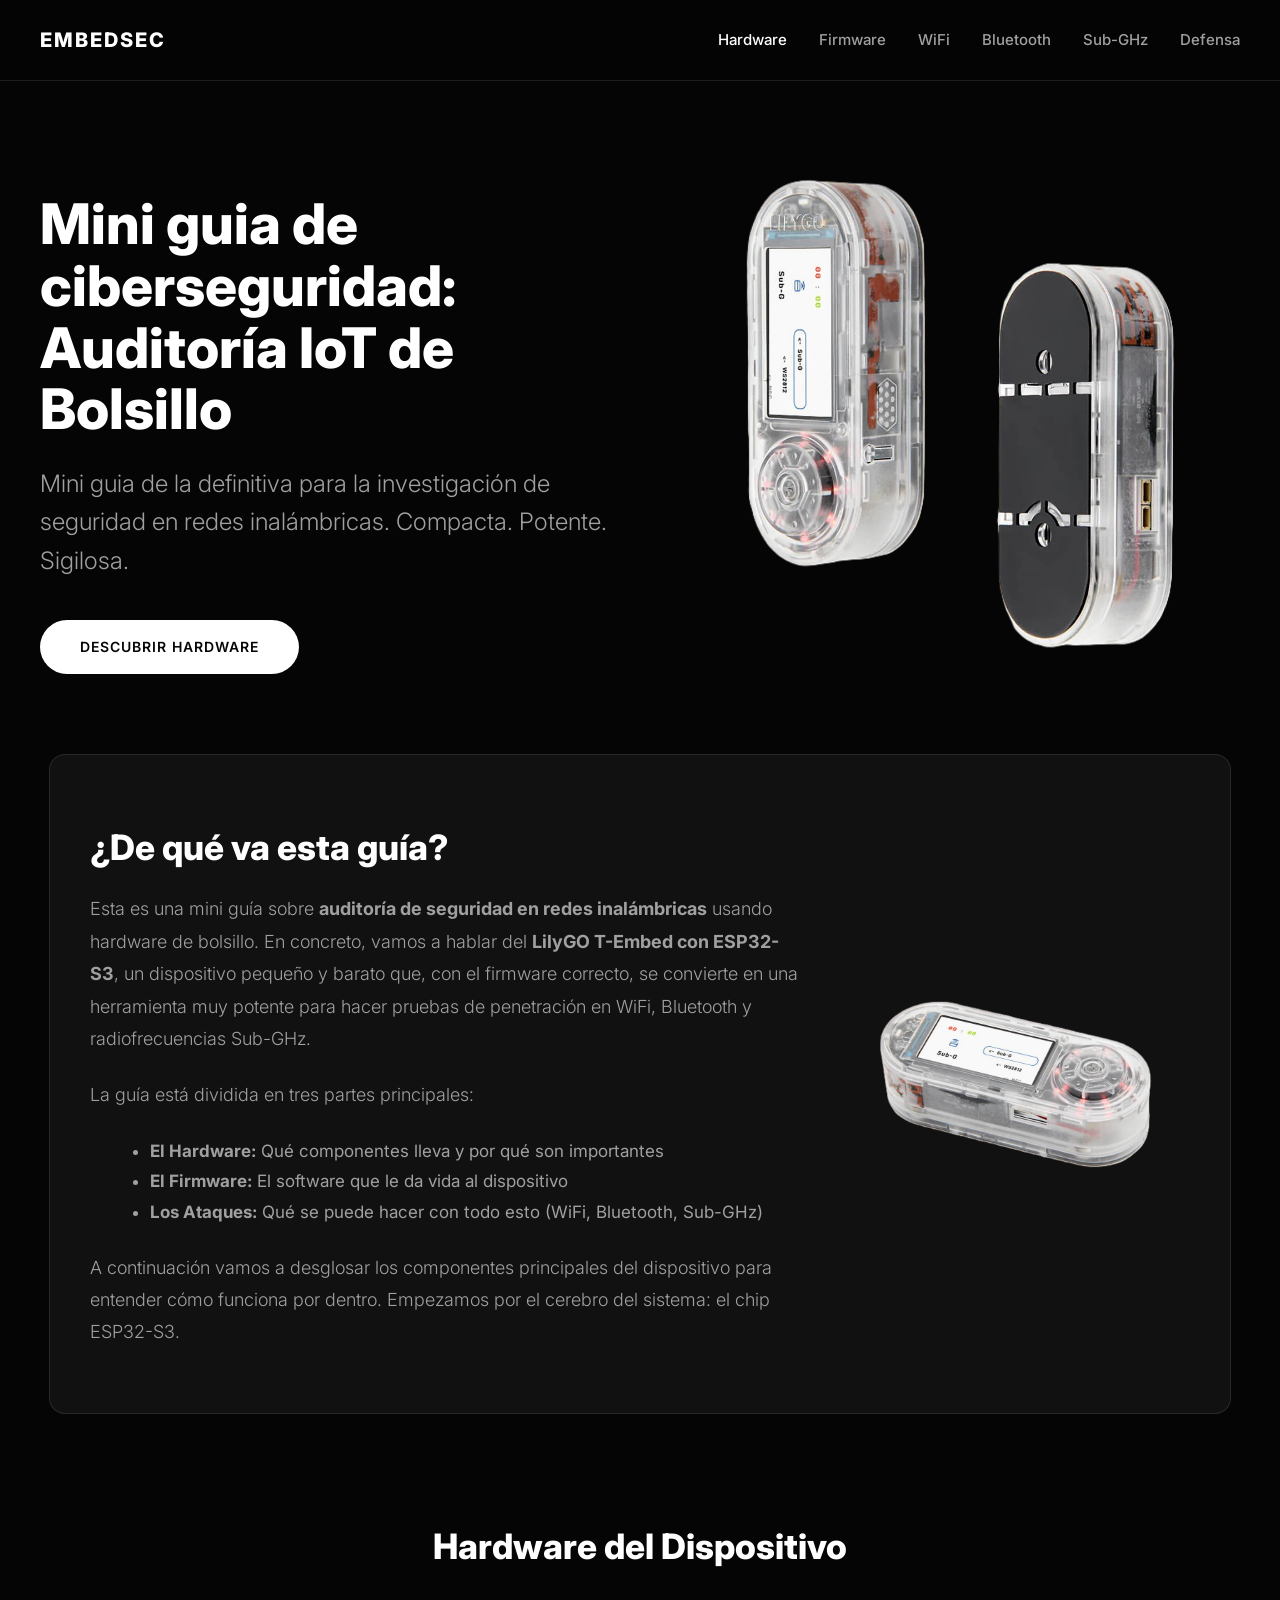
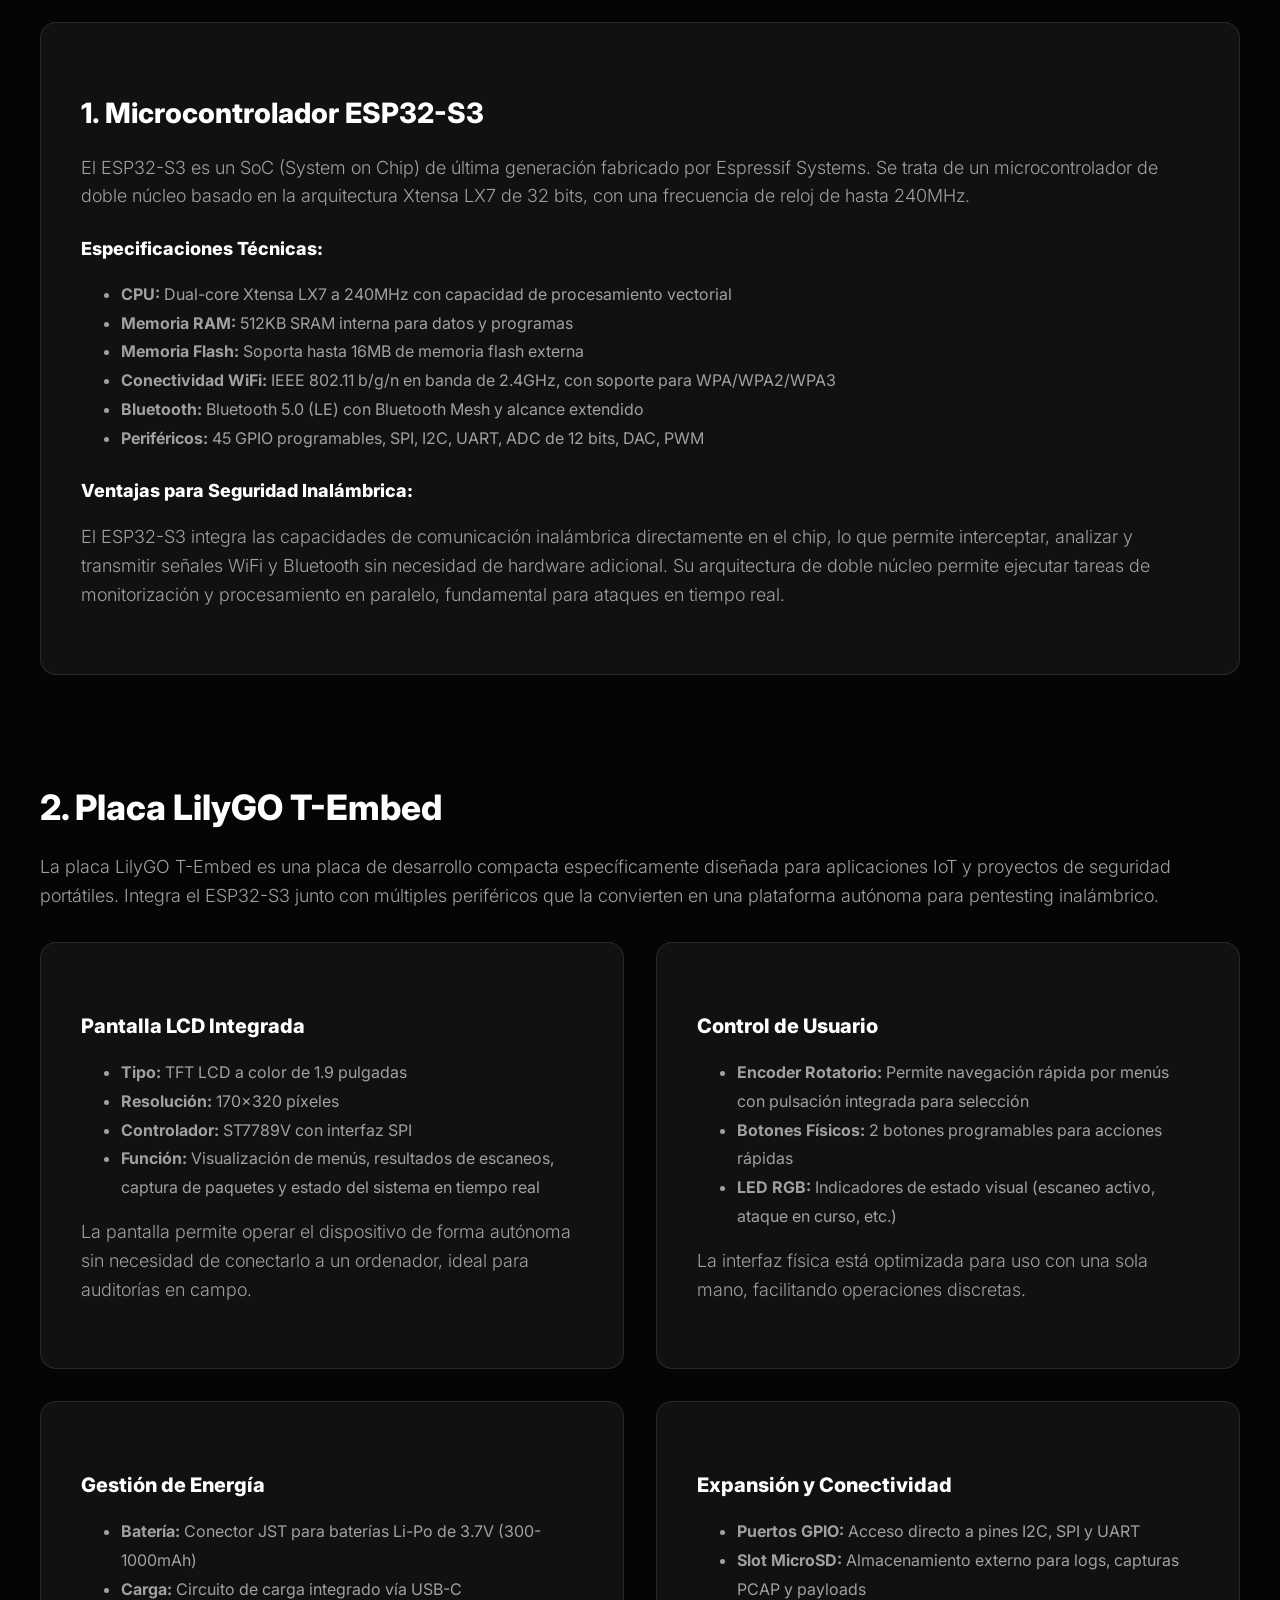
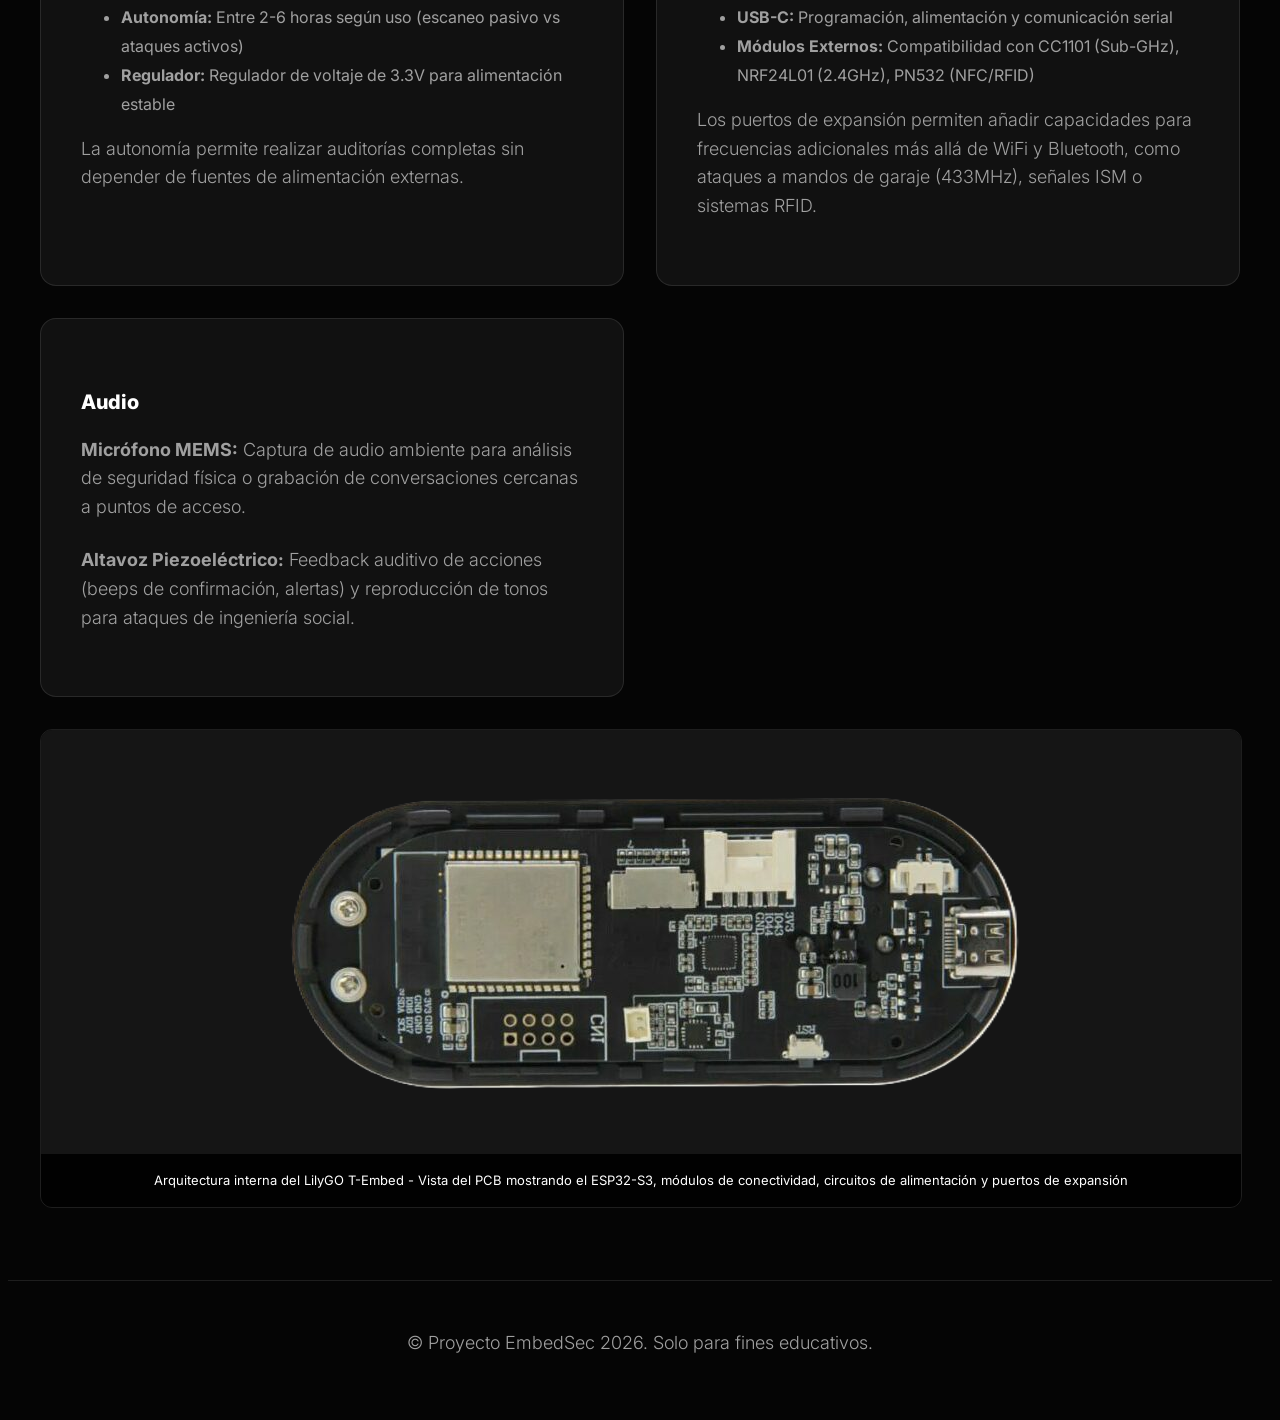
<file: Index-y-Hardware.html>
<!DOCTYPE html>
<html lang="es">

<head>
    <meta charset="UTF-8">
    <title>EmbedSec | Hardware</title>
    <link rel="stylesheet" href="Index-y-Hardware.css">
</head>

<body>
    <!-- barra de navegación -->
    <nav class="barra-arriba">
        <div class="caja">
            <a href="index.html" class="logo">EmbedSec</a>
            <div class="enlaces-menu">
                <a href="index.html" class="activo">Hardware</a>
                <a href="#">Firmware</a>
                <a href="#">WiFi</a>
                <a href="#">Bluetooth</a>
                <a href="#">Sub-GHz</a>
                <a href="#">Defensa</a>
                <!-- como las 4 últimas páginas son futuras, no se ha puesto el enlace -->
            </div>
        </div>
    </nav>

    <main>
        <!-- portada -->
        <section>
            <div class="caja cuadricula-portada">
                <div class="texto-portada">
                    <h1>Mini guia de ciberseguridad:<br>Auditoría IoT de Bolsillo</h1>
                    <p class=" texto-portada-grande">
                        Mini guia de la definitiva para la investigación de seguridad en redes inalámbricas.
                        Compacta. Potente. Sigilosa.
                    </p>
                    <a href="#info" class="boton">DESCUBRIR HARDWARE</a>
                </div>
                <div class="imagen-portada">
                    <img src="images/t-embed-hero.png" alt="LilyGO T-Embed">
                </div>
            </div>
        </section>

        <!-- introduccion de la guia -->
        <section>
            <div class="caja">
                <div class="tarjeta-cristal tarjeta-intro">
                    <div class="grid-dos-columnas">
                        <!-- texto de la izquierda -->
                        <div>
                            <h2 class="titulo-ajustado">¿De qué va esta guía?</h2>
                            <p class="parrafo-grande">
                                Esta es una mini guía sobre <strong>auditoría de seguridad en redes
                                    inalámbricas</strong> usando
                                hardware de bolsillo. En concreto, vamos a hablar del <strong>LilyGO T-Embed con
                                    ESP32-S3</strong>,
                                un dispositivo pequeño y barato que, con el firmware correcto, se convierte en una
                                herramienta
                                muy potente para hacer pruebas de penetración en WiFi, Bluetooth y radiofrecuencias
                                Sub-GHz.
                            </p>
                            <p class="parrafo-grande">
                                La guía está dividida en tres partes principales:
                            </p>
                            <ul class="lista-intro">
                                <li><strong>El Hardware:</strong> Qué componentes lleva y por qué son importantes</li>
                                <li><strong>El Firmware:</strong> El software que le da vida al dispositivo</li>
                                <li><strong>Los Ataques:</strong> Qué se puede hacer con todo esto (WiFi, Bluetooth,
                                    Sub-GHz)</li>
                            </ul>
                            <p class="parrafo-espaciado">
                                A continuación vamos a desglosar los componentes principales del dispositivo para
                                entender
                                cómo funciona por dentro. Empezamos por el cerebro del sistema: el chip ESP32-S3.
                            </p>
                        </div>

                        <!-- imagen de la de la descripcion de la guia -->
                        <div class="contenedor-imagen">
                            <img src="images/t-embed-intro.png" alt="LilyGO T-Embed dispositivo">
                        </div>
                    </div>
                </div>
            </div>
        </section>

        <!-- seccion hardware -->
        <section id="info">
            <div class="caja">
                <!-- titulo de la seccion -->
                <h2 class="titulo-seccion">Hardware del Dispositivo</h2>

                <div class="cuadricula-tarjetas" style="grid-template-columns: 1fr;">
                    <div class="tarjeta-cristal">
                        <h3>1. Microcontrolador ESP32-S3</h3>
                        <p>El ESP32-S3 es un SoC (System on Chip) de última generación fabricado por Espressif Systems.
                            Se trata de un microcontrolador de doble núcleo basado en la arquitectura Xtensa LX7 de 32
                            bits, con una frecuencia de reloj de hasta 240MHz.</p>

                        <h4 class="subtitulo-tarjeta">Especificaciones Técnicas:</h4>
                        <ul class="lista-gris">
                            <li><strong>CPU:</strong> Dual-core Xtensa LX7 a 240MHz con capacidad de procesamiento
                                vectorial</li>
                            <li><strong>Memoria RAM:</strong> 512KB SRAM interna para datos y programas</li>
                            <li><strong>Memoria Flash:</strong> Soporta hasta 16MB de memoria flash externa</li>
                            <li><strong>Conectividad WiFi:</strong> IEEE 802.11 b/g/n en banda de 2.4GHz, con soporte
                                para WPA/WPA2/WPA3</li>
                            <li><strong>Bluetooth:</strong> Bluetooth 5.0 (LE) con Bluetooth Mesh y alcance extendido
                            </li>
                            <li><strong>Periféricos:</strong> 45 GPIO programables, SPI, I2C, UART, ADC de 12 bits, DAC,
                                PWM</li>
                        </ul>

                        <h4 class="subtitulo-tarjeta">Ventajas para Seguridad Inalámbrica:</h4>
                        <p>El ESP32-S3 integra las capacidades de comunicación inalámbrica directamente en el chip, lo
                            que permite interceptar, analizar y transmitir señales WiFi y Bluetooth sin necesidad de
                            hardware adicional. Su arquitectura de doble núcleo permite ejecutar tareas de
                            monitorización y procesamiento en paralelo, fundamental para ataques en tiempo real.</p>
                    </div>
                </div>
            </div>
        </section>

        <!-- seccion placa y componentes -->
        <section>
            <div class="caja">
                <h2>2. Placa LilyGO T-Embed</h2>
                <p>La placa LilyGO T-Embed es una placa de desarrollo compacta específicamente diseñada
                    para aplicaciones IoT y proyectos de seguridad portátiles. Integra el ESP32-S3 junto con múltiples
                    periféricos que la convierten en una plataforma autónoma para pentesting inalámbrico.</p>

                <div class="cuadricula-tarjetas">
                    <div class="tarjeta-cristal">
                        <h4>Pantalla LCD Integrada</h4>
                        <ul class="lista-gris">
                            <li><strong>Tipo:</strong> TFT LCD a color de 1.9 pulgadas</li>
                            <li><strong>Resolución:</strong> 170×320 píxeles</li>
                            <li><strong>Controlador:</strong> ST7789V con interfaz SPI</li>
                            <li><strong>Función:</strong> Visualización de menús, resultados de escaneos, captura de
                                paquetes y estado del sistema en tiempo real</li>
                        </ul>
                        <p class="parrafo-margen">La pantalla permite operar el dispositivo de forma autónoma sin
                            necesidad de conectarlo a un ordenador, ideal para auditorías en campo.</p>
                    </div>

                    <div class="tarjeta-cristal">
                        <h4>Control de Usuario</h4>
                        <ul class="lista-gris">
                            <li><strong>Encoder Rotatorio:</strong> Permite navegación rápida por menús con pulsación
                                integrada para selección</li>
                            <li><strong>Botones Físicos:</strong> 2 botones programables para acciones rápidas</li>
                            <li><strong>LED RGB:</strong> Indicadores de estado visual (escaneo activo, ataque en curso,
                                etc.)</li>
                        </ul>
                        <p class="parrafo-margen">La interfaz física está optimizada para uso con una sola mano,
                            facilitando operaciones discretas.</p>
                    </div>
                </div>

                <div class="cuadricula-tarjetas grid-margen">
                    <div class="tarjeta-cristal">
                        <h4>Gestión de Energía</h4>
                        <ul class="lista-gris">
                            <li><strong>Batería:</strong> Conector JST para baterías Li-Po de 3.7V (300-1000mAh)</li>
                            <li><strong>Carga:</strong> Circuito de carga integrado vía USB-C</li>
                            <li><strong>Autonomía:</strong> Entre 2-6 horas según uso (escaneo pasivo vs ataques
                                activos)</li>
                            <li><strong>Regulador:</strong> Regulador de voltaje de 3.3V para alimentación estable</li>
                        </ul>
                        <p class="parrafo-margen">La autonomía permite realizar auditorías completas sin depender de
                            fuentes de alimentación externas.</p>
                    </div>

                    <div class="tarjeta-cristal">
                        <h4>Expansión y Conectividad</h4>
                        <ul class="lista-gris">
                            <li><strong>Puertos GPIO:</strong> Acceso directo a pines I2C, SPI y UART</li>
                            <li><strong>Slot MicroSD:</strong> Almacenamiento externo para logs, capturas PCAP y
                                payloads</li>
                            <li><strong>USB-C:</strong> Programación, alimentación y comunicación serial</li>
                            <li><strong>Módulos Externos:</strong> Compatibilidad con CC1101 (Sub-GHz), NRF24L01
                                (2.4GHz), PN532 (NFC/RFID)</li>
                        </ul>
                        <p class="parrafo-margen">Los puertos de expansión permiten añadir capacidades para
                            frecuencias adicionales más allá de WiFi y Bluetooth, como ataques a mandos de garaje
                            (433MHz), señales ISM o sistemas RFID.</p>
                    </div>
                </div>

                <div class="cuadricula-tarjetas grid-margen">
                    <div class="tarjeta-cristal">
                        <h4>Audio</h4>
                        <p><strong>Micrófono MEMS:</strong> Captura de audio ambiente para análisis de seguridad física
                            o grabación de conversaciones cercanas a puntos de acceso.</p>
                        <p class="parrafo-margen"><strong>Altavoz Piezoeléctrico:</strong> Feedback auditivo de
                            acciones (beeps de confirmación, alertas) y reproducción de tonos para ataques de ingeniería
                            social.</p>
                    </div>
                </div>

                <!-- diagrama (foto real) del T-embed sin carcasa -->
                <div class="caja-diagrama">
                    <div class="espacio-diagrama">
                        <img src="images/t-embed-pcb.png" alt="T-Embed PCB Vista Interna">

                    </div>
                    <div class="pie-diagrama">Arquitectura interna del LilyGO T-Embed - Vista del PCB
                        mostrando el ESP32-S3, módulos de conectividad, circuitos de alimentación y puertos de expansión
                    </div>
                </div>
            </div>
        </section>
    </main>

    <!-- Pie de pagina -->
    <footer>
        <div class="caja">
            <p>&copy; Proyecto EmbedSec 2026. Solo para fines educativos.</p>
        </div>
    </footer>
</body>

</html>
</file>
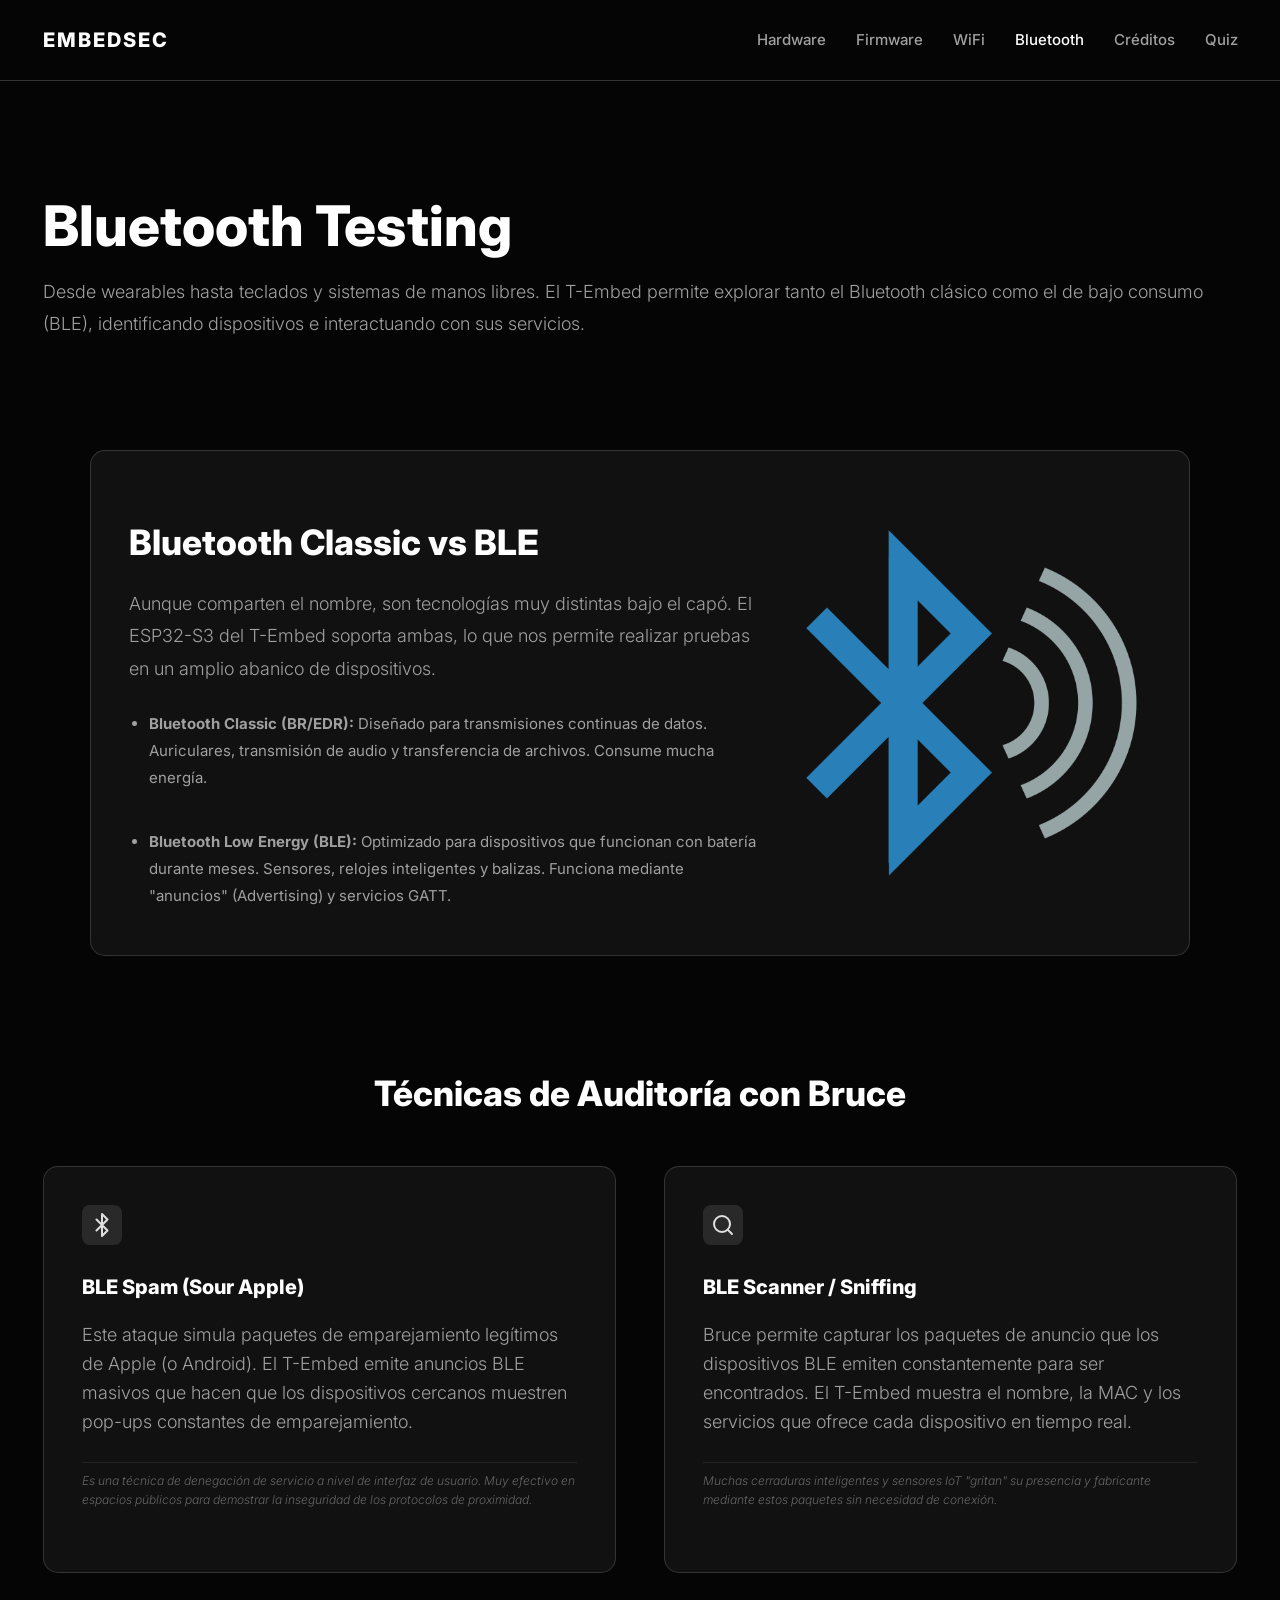
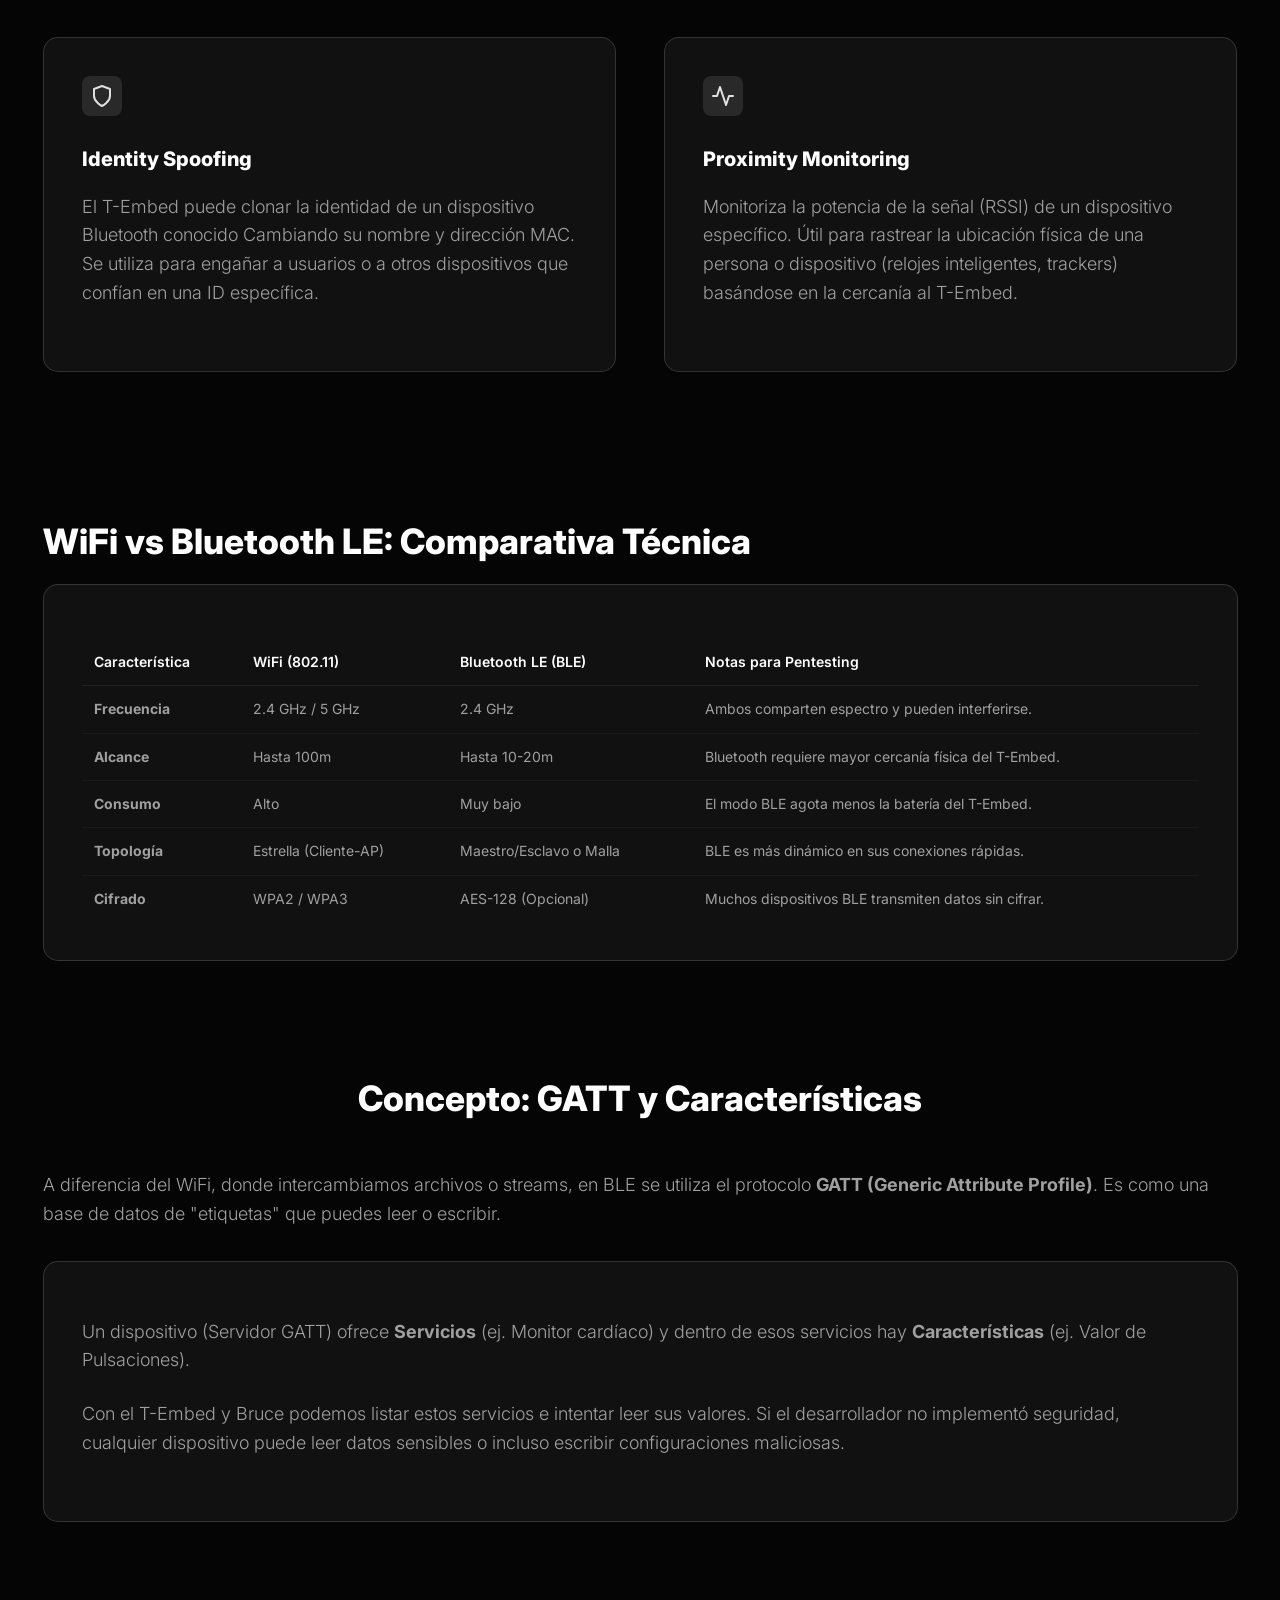
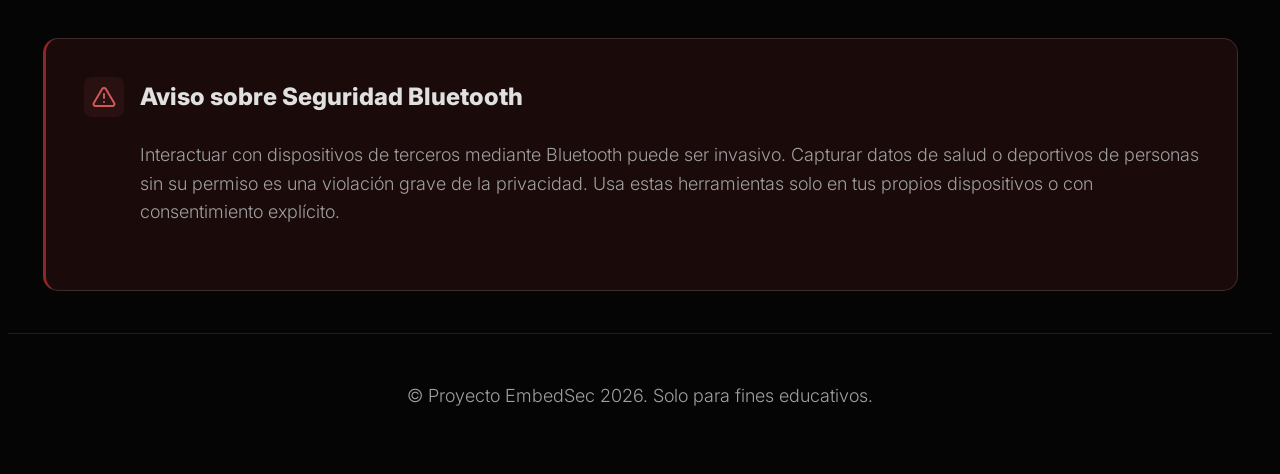
<file: html/bluetooth.html>
<!DOCTYPE html>
<html lang="es">

<head>
    <meta charset="UTF-8">
    <title>EmbedSec | Bluetooth</title>
    <link rel="stylesheet" href="../css/estilos.css">
</head>

<body>
    <!-- barra de navegación -->
    <nav class="barra-arriba">
        <div class="caja">
            <a href="Index-y-Hardware.html" class="logo">EmbedSec</a>
            <div class="enlaces-menu">
                <a href="Index-y-Hardware.html">Hardware</a>
                <a href="firmware.html">Firmware</a>
                <a href="wiffi.html">WiFi</a>
                <a href="bluetooth.html" class="activo">Bluetooth</a>
                <a href="creditos.html">Créditos</a>
                <a href="quiz.html">Quiz</a>
            </div>
        </div>
    </nav>

    <main>
        <!-- encabezado de la página -->
        <section>
            <div class="caja">
                <h1>Bluetooth Testing</h1>
                <p class="parrafo-grande">
                    Desde wearables hasta teclados y sistemas de manos libres.
                    El T-Embed permite explorar tanto el Bluetooth clásico como el de bajo consumo (BLE),
                    identificando dispositivos e interactuando con sus servicios.
                </p>
            </div>
        </section>

        <!-- Tarjeta Classic vs BLE -->
        <section>
            <div class="caja">
                <div class="tarjeta-cristal tarjeta-intro">
                    <div class="grid-dos-columnas">
                        <div>
                            <h2 class="titulo-ajustado">Bluetooth Classic vs BLE</h2>
                            <p class="parrafo-grande">
                                Aunque comparten el nombre, son tecnologías muy distintas bajo el capó. El ESP32-S3
                                del T-Embed soporta ambas, lo que nos permite realizar pruebas en un amplio abanico
                                de dispositivos.
                            </p>
                            <ul class="lista-gris">
                                <li><strong>Bluetooth Classic (BR/EDR):</strong> Diseñado para transmisiones continuas
                                    de datos.
                                    Auriculares, transmisión de audio y transferencia de archivos. Consume mucha
                                    energía.</li>
                                <br>
                                <li><strong>Bluetooth Low Energy (BLE):</strong> Optimizado para dispositivos que
                                    funcionan
                                    con batería durante meses. Sensores, relojes inteligentes y balizas. Funciona
                                    mediante
                                    "anuncios" (Advertising) y servicios GATT.</li>
                            </ul>
                        </div>
                        <div class="contenedor-imagen">
                            <img src="../images/Logo_bluetooth.png" alt="Logo Bluetooth">
                        </div>
                    </div>
                </div>
            </div>
        </section>

        <!-- Técnicas de Auditoría Bluetooth en Bruce -->
        <section>
            <div class="caja">
                <h2 class="titulo-seccion">Técnicas de Auditoría con Bruce</h2>

                <div class="cuadricula-tarjetas">
                    <!-- BLE Spam -->
                    <div class="tarjeta-cristal">
                        <div class="icono-svg">
                            <!-- Icono "bluetooth" copiado de https://feathericons.com/, una página que proporciona iconos svg listos -->
                            <svg width="24" height="24" viewBox="0 0 24 24" fill="none" stroke="currentColor"
                                stroke-width="2" stroke-linecap="round" stroke-linejoin="round">
                                <polyline points="6.5 6.5 17.5 17.5 12 23 12 1 17.5 6.5 6.5 17.5"></polyline>
                            </svg>
                        </div>
                        <h4>BLE Spam (Sour Apple)</h4>
                        <p>
                            Este ataque simula paquetes de emparejamiento legítimos de Apple (o Android).
                            El T-Embed emite anuncios BLE masivos que hacen que los dispositivos cercanos
                            muestren pop-ups constantes de emparejamiento.
                        </p>
                        <p class="nota-requisito">
                            Es una técnica de denegación de servicio a nivel de interfaz de usuario.
                            Muy efectivo en espacios públicos para demostrar la inseguridad de los protocolos de
                            proximidad.
                        </p>
                    </div>

                    <!-- BLE Scanner -->
                    <div class="tarjeta-cristal">
                        <div class="icono-svg">
                            <!-- Icono "search" copiado de https://feathericons.com/-->
                            <svg width="24" height="24" viewBox="0 0 24 24" fill="none" stroke="currentColor"
                                stroke-width="2" stroke-linecap="round" stroke-linejoin="round">
                                <circle cx="11" cy="11" r="8"></circle>
                                <line x1="21" y1="21" x2="16.65" y2="16.65"></line>
                            </svg>
                        </div>
                        <h4>BLE Scanner / Sniffing</h4>
                        <p>
                            Bruce permite capturar los paquetes de anuncio que los dispositivos BLE emiten
                            constantemente para ser encontrados. El T-Embed muestra el nombre, la MAC
                            y los servicios que ofrece cada dispositivo en tiempo real.
                        </p>
                        <p class="nota-requisito">
                            Muchas cerraduras inteligentes y sensores IoT "gritan" su presencia y fabricante
                            mediante estos paquetes sin necesidad de conexión.
                        </p>
                    </div>
                </div>

                <div class="cuadricula-tarjetas grid-margen">
                    <!-- Spoofing -->
                    <div class="tarjeta-cristal">
                        <div class="icono-svg">
                            <!-- Icono "shield" copiado de https://feathericons.com/-->
                            <svg width="24" height="24" viewBox="0 0 24 24" fill="none" stroke="currentColor"
                                stroke-width="2" stroke-linecap="round" stroke-linejoin="round">
                                <path d="M12 22s8-4 8-10V5l-8-3-8 3v7c0 6 8 10 8 10z"></path>
                            </svg>
                        </div>
                        <h4>Identity Spoofing</h4>
                        <p>
                            El T-Embed puede clonar la identidad de un dispositivo Bluetooth conocido
                            Cambiando su nombre y dirección MAC. Se utiliza para engañar a usuarios o a otros
                            dispositivos que confían en una ID específica.
                        </p>
                    </div>

                    <!-- Proximity Monitoring -->
                    <div class="tarjeta-cristal">
                        <div class="icono-svg">
                            <!-- Icono "activity" copiado de https://feathericons.com/-->
                            <svg width="24" height="24" viewBox="0 0 24 24" fill="none" stroke="currentColor"
                                stroke-width="2" stroke-linecap="round" stroke-linejoin="round">
                                <path d="M22 12h-4l-3 9L9 3l-3 9H2"></path>
                            </svg>
                        </div>
                        <h4>Proximity Monitoring</h4>
                        <p>
                            Monitoriza la potencia de la señal (RSSI) de un dispositivo específico.
                            Útil para rastrear la ubicación física de una persona o dispositivo
                            (relojes inteligentes, trackers) basándose en la cercanía al T-Embed.
                        </p>
                    </div>
                </div>
            </div>
        </section>

        <!-- Tabla Comparativa WiFi vs BLE -->
        <section>
            <div class="caja">
                <h2>WiFi vs Bluetooth LE: Comparativa Técnica</h2>
                <div class="tarjeta-cristal">
                    <table class="tabla-comparativa">
                        <thead>
                             <tr>
                                 <th>Característica</th>
                                <th>WiFi (802.11)</th>
                                <th>Bluetooth LE (BLE)</th>
                                 <th>Notas para Pentesting</th>
                             </tr>
                        </thead>
                        <tbody>
                               <tr>
                                   <td><strong>Frecuencia</strong></td>
                                   <td>2.4 GHz / 5 GHz</td>
                                   <td>2.4 GHz</td>
                                   <td>Ambos comparten espectro y pueden interferirse.</td>
                               </tr>
                               <tr>
                                   <td><strong>Alcance</strong></td>
                                   <td>Hasta 100m</td>
                                   <td>Hasta 10-20m</td>
                                   <td>Bluetooth requiere mayor cercanía física del T-Embed.</td>
                               </tr>
                               <tr>
                                   <td><strong>Consumo</strong></td>
                                   <td>Alto</td>
                                   <td>Muy bajo</td>
                                   <td>El modo BLE agota menos la batería del T-Embed.</td>
                               </tr>
                               <tr>
                                   <td><strong>Topología</strong></td>
                                   <td>Estrella (Cliente-AP)</td>
                                   <td>Maestro/Esclavo o Malla</td>
                                   <td>BLE es más dinámico en sus conexiones rápidas.</td>
                               </tr>
                               <tr>
                                   <td><strong>Cifrado</strong></td>
                                   <td>WPA2 / WPA3</td>
                                   <td>AES-128 (Opcional)</td>
                                   <td>Muchos dispositivos BLE transmiten datos sin cifrar.</td>
                               </tr>
                        </tbody>
                    </table>
                </div>
            </div>
        </section>

        <!-- Curiosidades BLE -->
        <section>
            <div class="caja">
                <h2 class="titulo-seccion">Concepto: GATT y Características</h2>
                <p>
                    A diferencia del WiFi, donde intercambiamos archivos o streams, en BLE
                    se utiliza el protocolo <strong>GATT (Generic Attribute Profile)</strong>.
                    Es como una base de datos de "etiquetas" que puedes leer o escribir.
                </p>
                <div class="cuadricula-tarjetas seccion-una-columna">
                    <div class="tarjeta-cristal">
                        <p>
                            Un dispositivo (Servidor GATT) ofrece <strong>Servicios</strong> (ej. Monitor cardíaco)
                            y dentro de esos servicios hay <strong>Características</strong> (ej. Valor de Pulsaciones).
                        </p>
                        <p>
                            Con el T-Embed y Bruce podemos listar estos servicios e intentar leer sus valores.
                            Si el desarrollador no implementó seguridad, cualquier dispositivo puede leer datos
                            sensibles o incluso escribir configuraciones maliciosas.
                        </p>
                    </div>
                </div>
            </div>
        </section>

        <!-- aviso legal -->
        <section>
            <div class="caja">
                <div class="tarjeta-cristal borde-atencion">
                    <div class="cabecera-atencion">
                        <div class="icono-svg">
                            <!-- Icono "alert-triangle" copiado de https://feathericons.com/, una página que proporciona iconos svg listos -->
                            <svg width="24" height="24" viewBox="0 0 24 24" fill="none" stroke="currentColor"
                                stroke-width="2" stroke-linecap="round" stroke-linejoin="round">
                                <path
                                    d="M10.29 3.86L1.82 18a2 2 0 0 0 1.71 3h16.94a2 2 0 0 0 1.71-3L13.71 3.86a2 2 0 0 0-3.42 0z">
                                </path>
                                <line x1="12" y1="9" x2="12" y2="13"></line>
                                <line x1="12" y1="17" x2="12.01" y2="17"></line>
                            </svg>
                        </div>
                        <h2>Aviso sobre Seguridad Bluetooth</h2>
                    </div>
                    <div class="contenido-legal">
                        <p>
                            Interactuar con dispositivos de terceros mediante Bluetooth puede ser invasivo.
                            Capturar datos de salud o deportivos de personas sin su permiso es una violación
                            grave de la privacidad. Usa estas herramientas solo en tus propios dispositivos
                            o con consentimiento explícito.
                        </p>
                    </div>
                </div>
            </div>
        </section>
    </main>

    <!-- Pie de página -->
    <footer>
        <div class="caja">
            <p>&copy; Proyecto EmbedSec 2026. Solo para fines educativos.</p>
        </div>
    </footer>
</body>

</html>
</file>
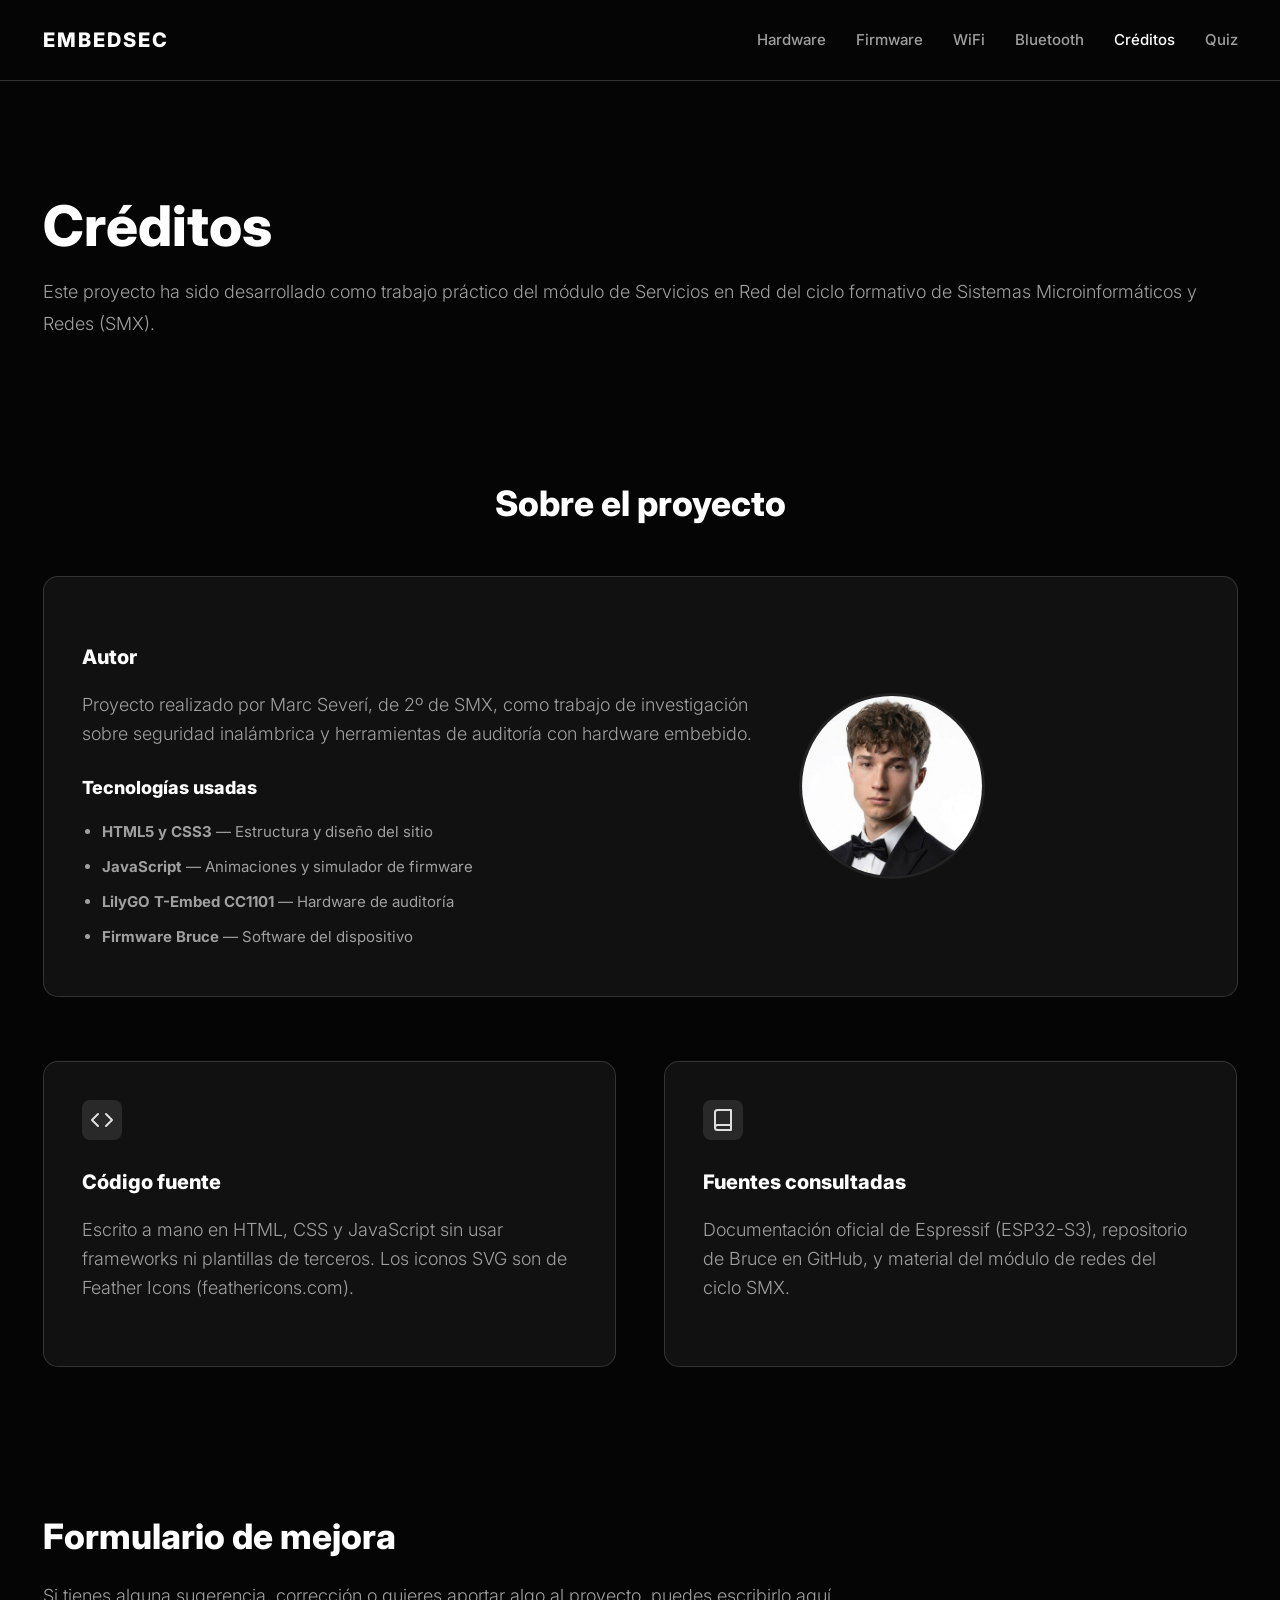
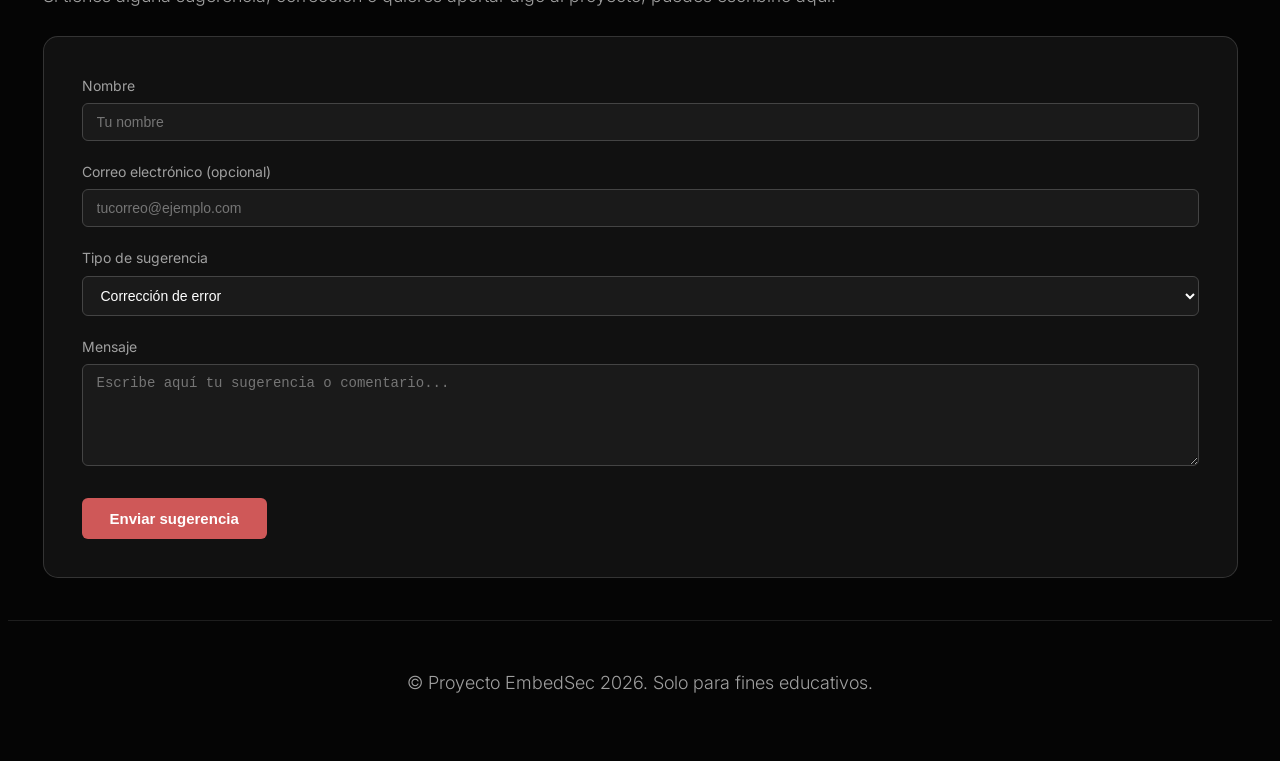
<file: html/creditos.html>
<!DOCTYPE html>
<html lang="es">

<head>
    <meta charset="UTF-8">
    <title>EmbedSec | Créditos</title>
    <!-- ruta relativa a la carpeta css -->
    <link rel="stylesheet" href="../css/estilos.css">
</head>

<body>
    <!-- barra de navegación -->
    <nav class="barra-arriba">
        <div class="caja">
            <a href="Index-y-Hardware.html" class="logo">EmbedSec</a>
            <div class="enlaces-menu">
                <a href="Index-y-Hardware.html">Hardware</a>
                <a href="firmware.html">Firmware</a>
                <a href="wiffi.html">WiFi</a>
                <a href="bluetooth.html">Bluetooth</a>
                <a href="creditos.html" class="activo">Créditos</a>
                <a href="quiz.html">Quiz</a>
            </div>
        </div>
    </nav>

    <main>
        <!-- encabezado de la página -->
        <section>
            <div class="caja">
                <h1>Créditos</h1>
                <p class="parrafo-grande">
                    Este proyecto ha sido desarrollado como trabajo práctico del módulo de
                    Servicios en Red del ciclo formativo de Sistemas Microinformáticos y Redes (SMX).
                </p>
            </div>
        </section>

        <!-- tarjeta del creador -->
        <section>
            <div class="caja">
                <h2 class="titulo-seccion">Sobre el proyecto</h2>

                <div class="cuadricula-tarjetas seccion-una-columna">
                    <div class="tarjeta-cristal tarjeta-autor">
                        <div class="autor-texto">
                            <h4>Autor</h4>
                            <p>Proyecto realizado por Marc Severí, de 2º de SMX, como trabajo de investigación
                                sobre seguridad inalámbrica y herramientas de auditoría con hardware embebido.</p>

                            <h4 class="subtitulo-tarjeta margen-arriba-20">Tecnologías usadas</h4>
                            <ul class="lista-gris">
                                <li><strong>HTML5 y CSS3</strong> — Estructura y diseño del sitio</li>
                                <li><strong>JavaScript</strong> — Animaciones y simulador de firmware</li>
                                <li><strong>LilyGO T-Embed CC1101</strong> — Hardware de auditoría</li>
                                <li><strong>Firmware Bruce</strong> — Software del dispositivo</li>
                            </ul>
                        </div>
                        <div class="autor-foto-contenedor">
                            <img src="../images/autor.jpg" alt="Foto de Marc Severí" class="foto-autor">
                        </div>
                    </div>
                </div>

                <!-- iconos de herramientas -->
                <div class="cuadricula-tarjetas grid-margen">
                    <div class="tarjeta-cristal">
                        <div class="icono-svg">
                            <!-- icono "code" copiado de https://feathericons.com/, una página que proporciona iconos svg listos -->
                            <svg width="24" height="24" viewBox="0 0 24 24" fill="none" stroke="currentColor"
                                stroke-width="2" stroke-linecap="round" stroke-linejoin="round">
                                <polyline points="16 18 22 12 16 6"></polyline>
                                <polyline points="8 6 2 12 8 18"></polyline>
                            </svg>
                        </div>
                        <h4>Código fuente</h4>
                        <p>Escrito a mano en HTML, CSS y JavaScript sin usar frameworks ni plantillas de terceros.
                            Los iconos SVG son de Feather Icons (feathericons.com).</p>
                    </div>

                    <div class="tarjeta-cristal">
                        <div class="icono-svg">
                            <!-- icono "book" copiado de https://feathericons.com/-->
                            <svg width="24" height="24" viewBox="0 0 24 24" fill="none" stroke="currentColor"
                                stroke-width="2" stroke-linecap="round" stroke-linejoin="round">
                                <path d="M4 19.5A2.5 2.5 0 0 1 6.5 17H20"></path>
                                <path d="M6.5 2H20v20H6.5A2.5 2.5 0 0 1 4 19.5v-15A2.5 2.5 0 0 1 6.5 2z"></path>
                            </svg>
                        </div>
                        <h4>Fuentes consultadas</h4>
                        <p>Documentación oficial de Espressif (ESP32-S3), repositorio de Bruce en GitHub,
                            y material del módulo de redes del ciclo SMX.</p>
                    </div>
                </div>
            </div>
        </section>

        <!-- formulario de sugerencias -->
        <section>
            <div class="caja">
                <h2>Formulario de mejora</h2>
                <p>Si tienes alguna sugerencia, corrección o quieres aportar algo al proyecto, puedes escribirlo aquí.
                </p>

                <div class="tarjeta-cristal">
                    <!-- el formulario no apunta a ningún servidor real, es solo visual -->
                    <form id="formulario-mejora">

                        <div class="campo-formulario">
                            <label for="nombre" class="etiqueta-formulario">
                                Nombre
                            </label>
                            <input type="text" id="nombre" name="nombre" placeholder="Tu nombre"
                                class="entrada-formulario" required>
                        </div>

                        <div class="campo-formulario">
                            <label for="email" class="etiqueta-formulario">
                                Correo electrónico (opcional)
                            </label>
                            <input type="email" id="email" name="email" placeholder="tucorreo@ejemplo.com"
                                class="entrada-formulario">
                        </div>

                        <div class="campo-formulario">
                            <label for="tipo" class="etiqueta-formulario">
                                Tipo de sugerencia
                            </label>
                            <select id="tipo" name="tipo" class="entrada-formulario">
                                <option value="error">Corrección de error</option>
                                <option value="contenido">Añadir contenido</option>
                                <option value="diseno">Mejora de diseño</option>
                                <option value="otro">Otro</option>
                            </select>
                        </div>

                        <div class="campo-mensaje">
                            <label for="mensaje" class="etiqueta-formulario">
                                Mensaje
                            </label>
                            <textarea id="mensaje" name="mensaje" rows="5"
                                placeholder="Escribe aquí tu sugerencia o comentario..."
                                class="entrada-formulario" required></textarea>
                        </div>

                        <button type="submit" class="boton-enviar">
                            Enviar sugerencia
                        </button>

                    </form>
                </div>
            </div>
        </section>
    </main>

    <!-- Pie de página -->
    <footer>
        <div class="caja">
            <p>&copy; Proyecto EmbedSec 2026. Solo para fines educativos.</p>
        </div>
    </footer>

    <!-- script del formulario - aprendido de un tutorial de youtube (como es muy corto, no lo he puesto en un archivo aparte)-->
    <script>
        var formulario = document.getElementById('formulario-mejora');

        formulario.addEventListener('submit', function (evento) {
            // evitar que el formulario se envíe de verdad
            evento.preventDefault();

            // mostrar ventana de confirmación
            alert('Mensaje enviado con éxito, y gracias por este trimestre :)');

            // limpiar el formulario después de enviar
            formulario.reset();
        });
    </script>
</body>

</html>
</file>
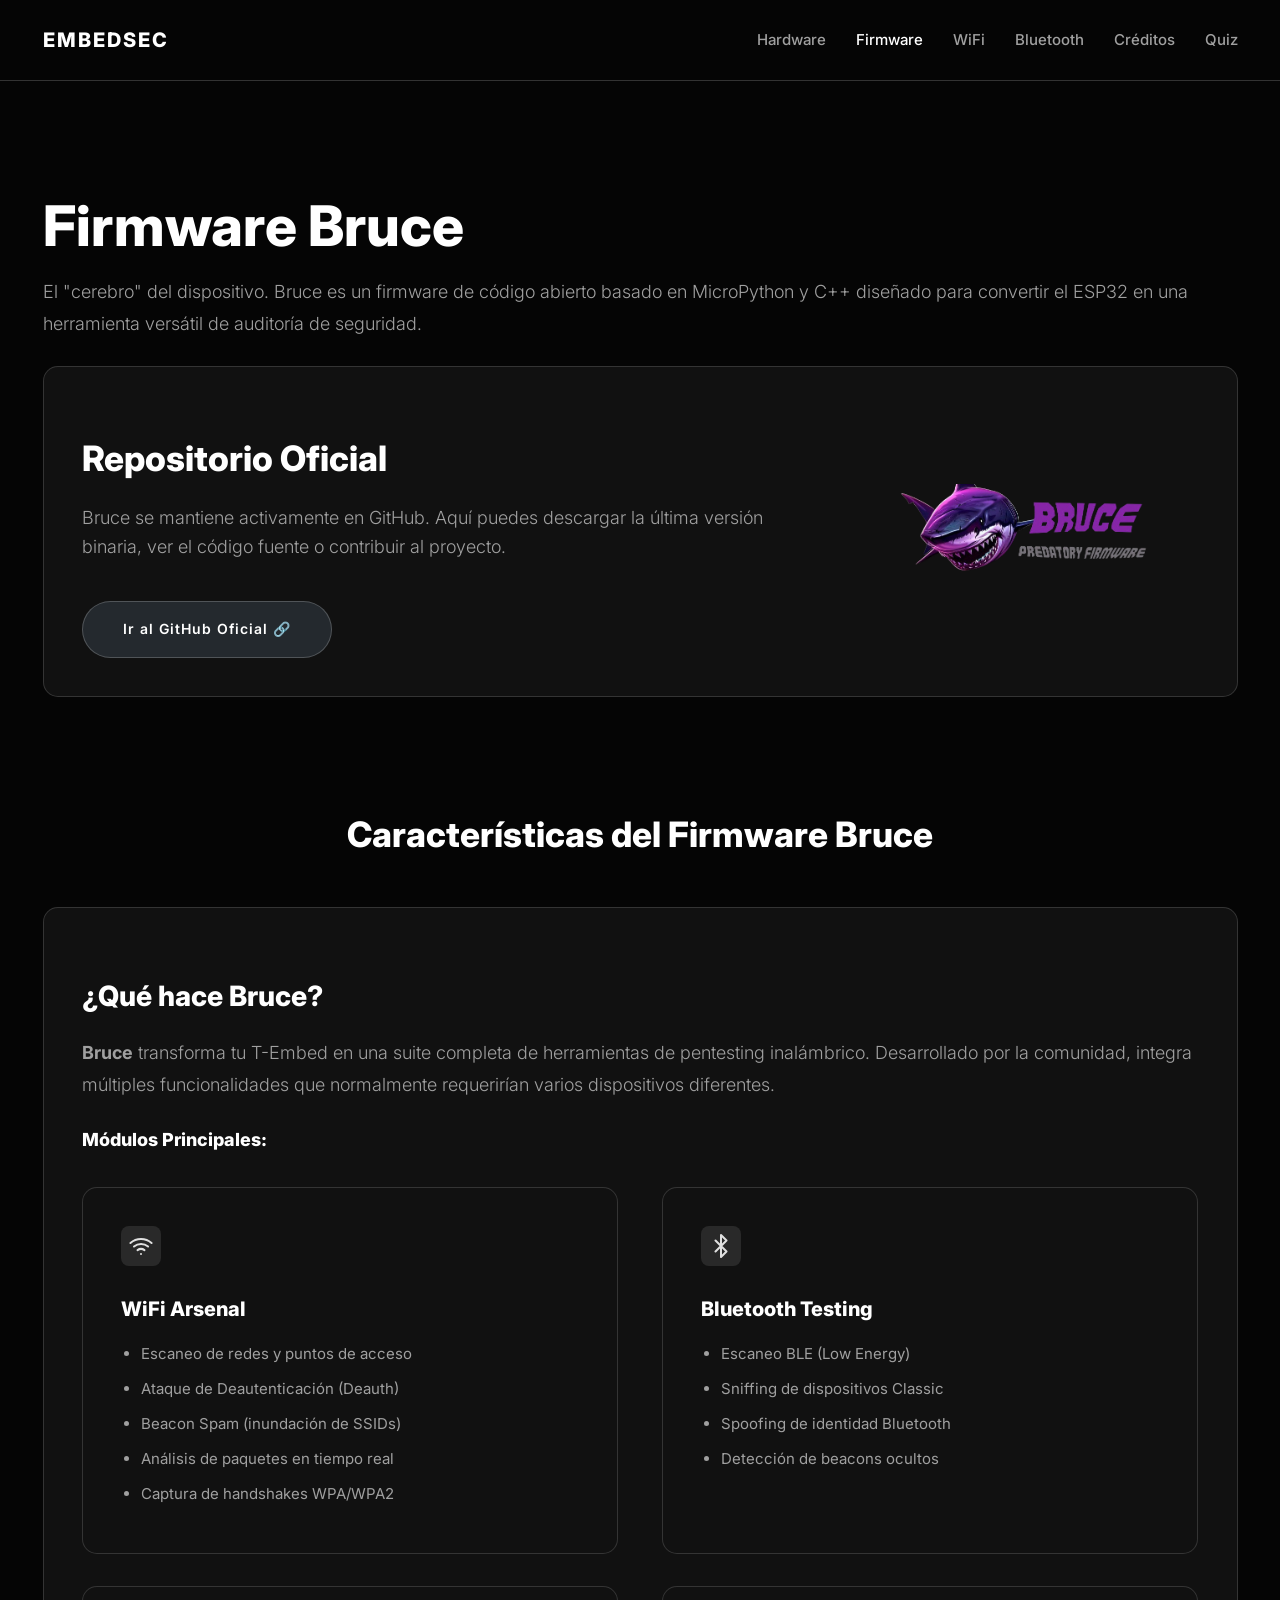
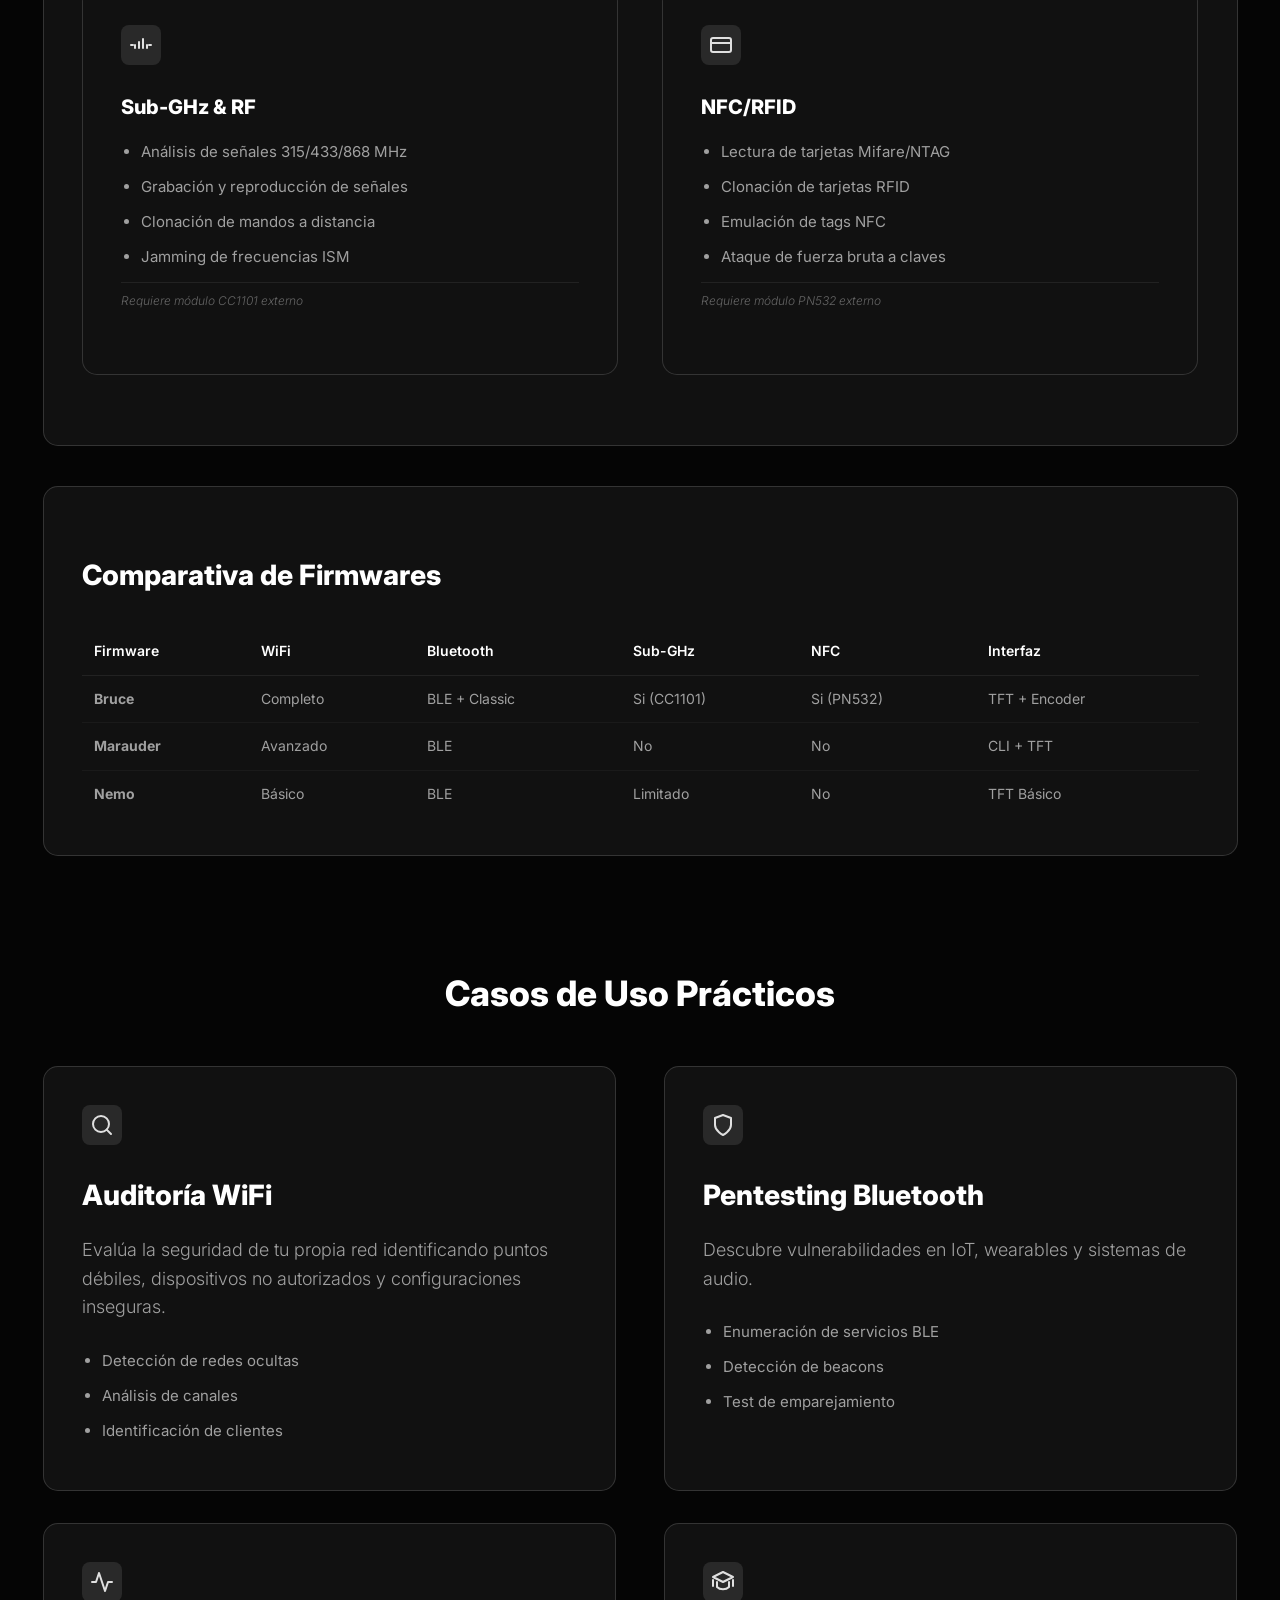
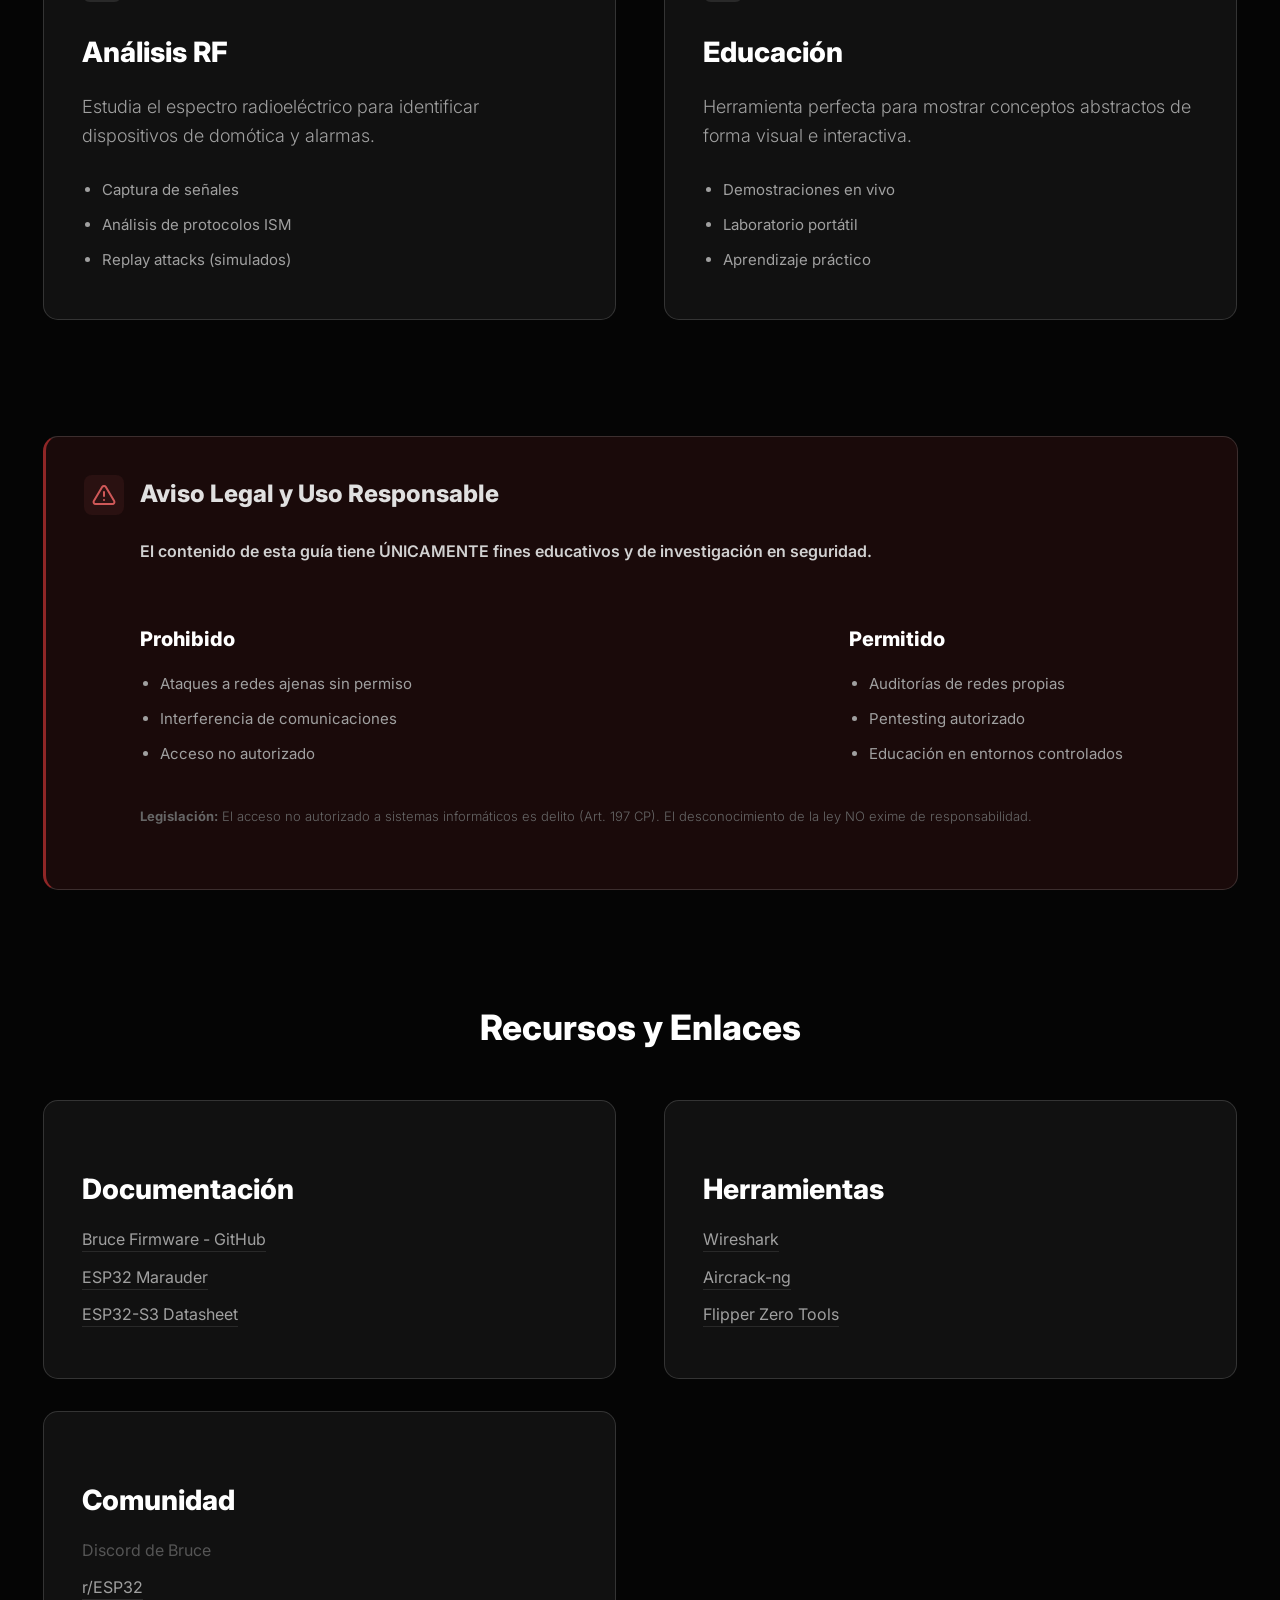
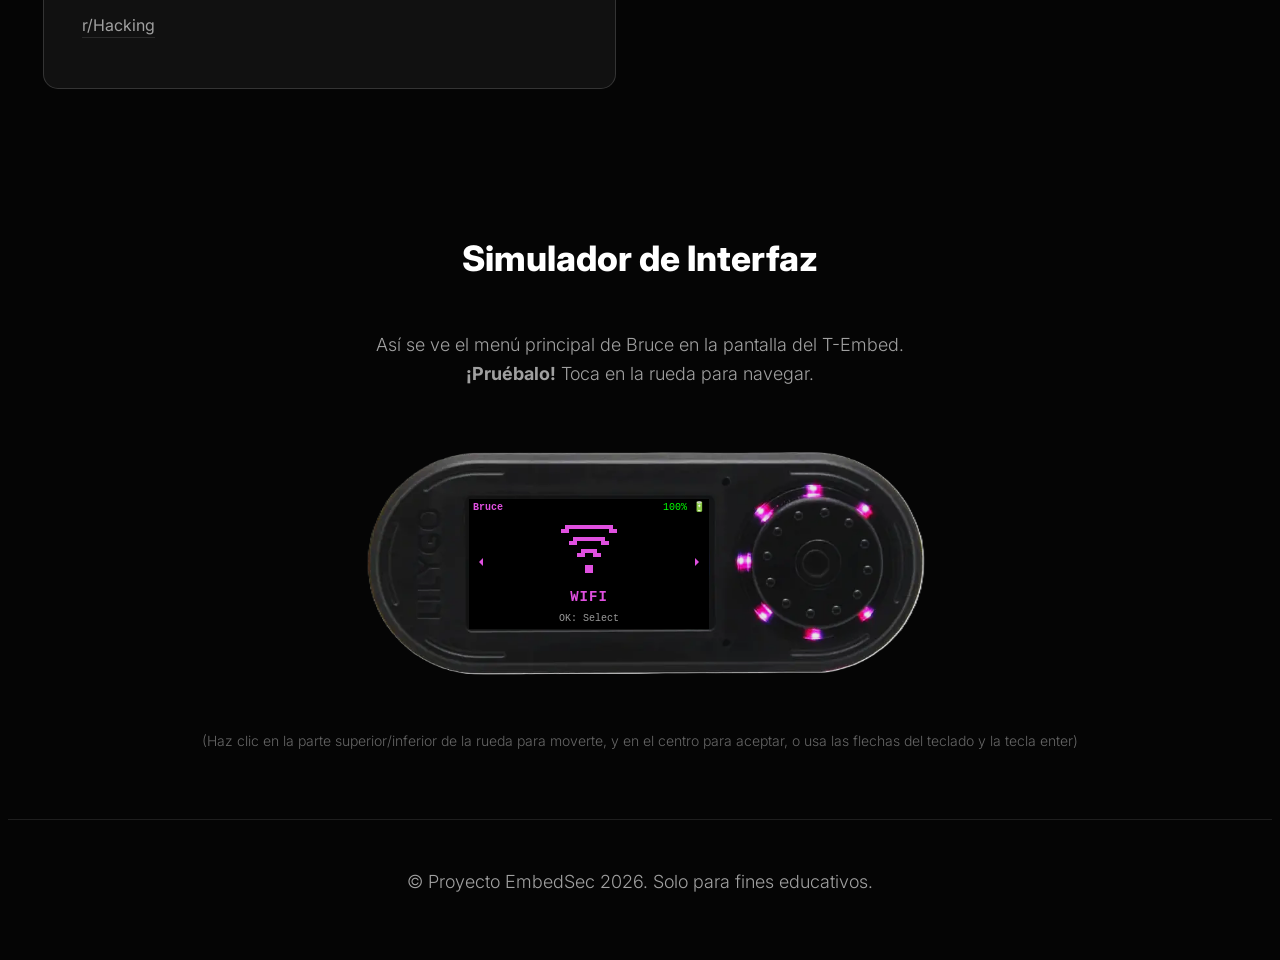
<file: html/firmware.html>
<!DOCTYPE html>
<html lang="es">

<head>
    <meta charset="UTF-8">
    <title>EmbedSec | Firmware</title>
    <!-- ruta relativa a la carpeta css -->
    <link rel="stylesheet" href="../css/estilos.css">
</head>

<body>
    <!-- barra de navegación -->
    <nav class="barra-arriba">
        <div class="caja">
            <a href="index.html" class="logo">EmbedSec</a>
            <div class="enlaces-menu">
                <a href="Index-y-Hardware.html">Hardware</a>
                <a href="firmware.html" class="activo">Firmware</a>
                <a href="wiffi.html">WiFi</a>
                <a href="bluetooth.html">Bluetooth</a>
                <a href="creditos.html">Créditos</a>
                <a href="quiz.html">Quiz</a>
            </div>
        </div>
    </nav>

    <main>
        <!-- encabezado firmware -->
        <section>
            <div class="caja">
                <!-- enlace al repositorio oficial -->
                <h1>Firmware Bruce</h1>
                <p class="parrafo-grande">
                    El "cerebro" del dispositivo. Bruce es un firmware de código abierto basado en MicroPython y C++
                    diseñado para
                    convertir el ESP32 en una herramienta versátil de auditoría de seguridad.
                </p>

                <div class="tarjeta-cristal tarjeta-github">
                    <div class="grid-dos-columnas">
                        <div class="info-github">
                            <h2>Repositorio Oficial</h2>
                            <p>Bruce se mantiene activamente en GitHub. Aquí puedes descargar la última versión binaria,
                                ver el código fuente o contribuir al proyecto.</p>
                            <a href="https://github.com/BruceDevices/firmware" target="_blank"
                                class="boton boton-github">
                                Ir al GitHub Oficial 🔗
                            </a>
                        </div>
                        <div class="logo-github-contenedor">
                            <img src="../images/LogoBruce.png" alt="Logo Bruce Firmware" class="logo-bruce">
                        </div>
                    </div>
                </div>
            </div>
        </section>

        <!-- CARACTERISTICAS DE BRUCE -->
        <section>
            <div class="caja">
                <h2 class="titulo-seccion">Características del Firmware Bruce</h2>

                <div class="tarjeta-cristal">
                    <h3>¿Qué hace Bruce?</h3>
                    <p class="parrafo-grande">
                        <strong>Bruce</strong> transforma tu T-Embed en una suite completa de herramientas de pentesting
                        inalámbrico.
                        Desarrollado por la comunidad, integra múltiples funcionalidades que normalmente requerirían
                        varios
                        dispositivos diferentes.
                    </p>

                    <h4 class="subtitulo-tarjeta">Módulos Principales:</h4>
                    <div class="cuadricula-tarjetas">
                        <!-- Tarjeta WiFi -->
                        <div class="tarjeta-cristal">
                            <div class="icono-svg">
                                <!-- Icono "wifi" copiado de https://feathericons.com/, una página que proporciona iconos svg listos -->
                                <svg width="24" height="24" viewBox="0 0 24 24" fill="none" stroke="currentColor"
                                    stroke-width="2" stroke-linecap="round" stroke-linejoin="round">
                                    <path d="M5 12.55a11 11 0 0 1 14.08 0"></path>
                                    <path d="M1.42 9a16 16 0 0 1 21.16 0"></path>
                                    <path d="M8.53 16.11a6 6 0 0 1 6.95 0"></path>
                                    <line x1="12" y1="20" x2="12.01" y2="20"></line>
                                </svg>
                            </div>
                            <h4>WiFi Arsenal</h4>
                            <ul class="lista-gris">
                                <li>Escaneo de redes y puntos de acceso</li>
                                <li>Ataque de Deautenticación (Deauth)</li>
                                <li>Beacon Spam (inundación de SSIDs)</li>
                                <li>Análisis de paquetes en tiempo real</li>
                                <li>Captura de handshakes WPA/WPA2</li>
                            </ul>
                        </div>

                        <!-- Tarjeta Bluetooth -->
                        <div class="tarjeta-cristal">
                            <div class="icono-svg">
                                <!-- Icono "bluetooth" copiado de https://feathericons.com/, una página que proporciona iconos svg listos -->
                                <svg width="24" height="24" viewBox="0 0 24 24" fill="none" stroke="currentColor"
                                    stroke-width="2" stroke-linecap="round" stroke-linejoin="round">
                                    <polyline points="6.5 6.5 17.5 17.5 12 23 12 1 17.5 6.5 6.5 17.5"></polyline>
                                </svg>
                            </div>
                            <h4>Bluetooth Testing</h4>
                            <ul class="lista-gris">
                                <li>Escaneo BLE (Low Energy)</li>
                                <li>Sniffing de dispositivos Classic</li>
                                <li>Spoofing de identidad Bluetooth</li>
                                <li>Detección de beacons ocultos</li>
                            </ul>
                        </div>

                        <!-- Tarjeta Sub-GHz -->
                        <div class="tarjeta-cristal">
                            <div class="icono-svg">
                                <!-- Icono "bar-chart" copiado de https://feathericons.com/, una página que proporciona iconos svg listos -->
                                <svg width="24" height="24" viewBox="0 0 24 24" fill="none" stroke="currentColor"
                                    stroke-width="2" stroke-linecap="round" stroke-linejoin="round">
                                    <path d="M2 12h2"></path>
                                    <path d="M6 12v3"></path>
                                    <path d="M10 9v6"></path>
                                    <path d="M14 6v9"></path>
                                    <path d="M18 12v3"></path>
                                    <path d="M22 12h-2"></path>
                                </svg>
                            </div>
                            <h4>Sub-GHz & RF</h4>
                            <ul class="lista-gris">
                                <li>Análisis de señales 315/433/868 MHz</li>
                                <li>Grabación y reproducción de señales</li>
                                <li>Clonación de mandos a distancia</li>
                                <li>Jamming de frecuencias ISM</li>
                            </ul>
                            <p class="nota-requisito">Requiere módulo CC1101 externo</p>
                        </div>

                        <!-- Tarjeta NFC -->
                        <div class="tarjeta-cristal">
                            <div class="icono-svg">
                                <!-- Icono "credit-card" copiado de https://feathericons.com/, una página que proporciona iconos svg listos -->
                                <svg width="24" height="24" viewBox="0 0 24 24" fill="none" stroke="currentColor"
                                    stroke-width="2" stroke-linecap="round" stroke-linejoin="round">
                                    <rect x="2" y="5" width="20" height="14" rx="2"></rect>
                                    <line x1="2" y1="10" x2="22" y2="10"></line>
                                </svg>
                            </div>
                            <h4>NFC/RFID</h4>
                            <ul class="lista-gris">
                                <li>Lectura de tarjetas Mifare/NTAG</li>
                                <li>Clonación de tarjetas RFID</li>
                                <li>Emulación de tags NFC</li>
                                <li>Ataque de fuerza bruta a claves</li>
                            </ul>
                            <p class="nota-requisito">Requiere módulo PN532 externo</p>
                        </div>
                    </div>
                </div>

                <!-- Tabla Comparativa de Firmwares -->
                <div class="tarjeta-cristal margen-arriba">
                    <h3>Comparativa de Firmwares</h3>
                    <div class="contenedor-scroll-horizontal">
                        <table class="tabla-comparativa">
                            <thead>
                                <tr>
                                    <th>Firmware</th>
                                    <th>WiFi</th>
                                    <th>Bluetooth</th>
                                    <th>Sub-GHz</th>
                                    <th>NFC</th>
                                    <th>Interfaz</th>
                                </tr>
                            </thead>
                            <tbody>
                                <tr>
                                    <td><strong>Bruce</strong></td>
                                    <td>Completo</td>
                                    <td>BLE + Classic</td>
                                    <td>Si (CC1101)</td>
                                    <td>Si (PN532)</td>
                                    <td>TFT + Encoder</td>
                                </tr>
                                <tr>
                                    <td><strong>Marauder</strong></td>
                                    <td>Avanzado</td>
                                    <td>BLE</td>
                                    <td>No</td>
                                    <td>No</td>
                                    <td>CLI + TFT</td>
                                </tr>
                                <tr>
                                    <td><strong>Nemo</strong></td>
                                    <td>Básico</td>
                                    <td>BLE</td>
                                    <td>Limitado</td>
                                    <td>No</td>
                                    <td>TFT Básico</td>
                                </tr>
                            </tbody>
                        </table>
                    </div>
                </div>
            </div>
        </section>

        <!-- SECCION: CASOS DE USO -->
        <section>
            <div class="caja">
                <h2 class="titulo-seccion">Casos de Uso Prácticos</h2>

                <div class="cuadricula-tarjetas">
                    <div class="tarjeta-cristal">
                        <div class="icono-svg">
                            <!-- Icono "search" copiado de https://feathericons.com/, una página que proporciona iconos svg listos -->
                            <svg width="24" height="24" viewBox="0 0 24 24" fill="none" stroke="currentColor"
                                stroke-width="2" stroke-linecap="round" stroke-linejoin="round">
                                <circle cx="11" cy="11" r="8"></circle>
                                <line x1="21" y1="21" x2="16.65" y2="16.65"></line>
                            </svg>
                        </div>
                        <h3>Auditoría WiFi</h3>
                        <p>Evalúa la seguridad de tu propia red identificando puntos débiles, dispositivos no
                            autorizados y configuraciones inseguras.</p>
                        <ul class="lista-gris">
                            <li>Detección de redes ocultas</li>
                            <li>Análisis de canales</li>
                            <li>Identificación de clientes</li>
                        </ul>
                    </div>

                    <div class="tarjeta-cristal">
                        <div class="icono-svg">
                            <!-- Icono "shield" copiado de https://feathericons.com/, una página que proporciona iconos svg listos -->
                            <svg width="24" height="24" viewBox="0 0 24 24" fill="none" stroke="currentColor"
                                stroke-width="2" stroke-linecap="round" stroke-linejoin="round">
                                <path d="M12 22s8-4 8-10V5l-8-3-8 3v7c0 6 8 10 8 10z"></path>
                            </svg>
                        </div>
                        <h3>Pentesting Bluetooth</h3>
                        <p>Descubre vulnerabilidades en IoT, wearables y sistemas de audio.</p>
                        <ul class="lista-gris">
                            <li>Enumeración de servicios BLE</li>
                            <li>Detección de beacons</li>
                            <li>Test de emparejamiento</li>
                        </ul>
                    </div>

                    <div class="tarjeta-cristal">
                        <div class="icono-svg">
                            <!-- Icono "activity" copiado de https://feathericons.com/, una página que proporciona iconos svg listos -->
                            <svg width="24" height="24" viewBox="0 0 24 24" fill="none" stroke="currentColor"
                                stroke-width="2" stroke-linecap="round" stroke-linejoin="round">
                                <polyline points="22 12 18 12 15 21 9 3 6 12 2 12"></polyline>
                            </svg>
                        </div>
                        <h3>Análisis RF</h3>
                        <p>Estudia el espectro radioeléctrico para identificar dispositivos de domótica y alarmas.</p>
                        <ul class="lista-gris">
                            <li>Captura de señales</li>
                            <li>Análisis de protocolos ISM</li>
                            <li>Replay attacks (simulados)</li>
                        </ul>
                    </div>

                    <div class="tarjeta-cristal">
                        <div class="icono-svg">
                            <!-- Icono "book" modificado de https://feathericons.com/, una página que proporciona iconos svg listos -->
                            <svg width="24" height="24" viewBox="0 0 24 24" fill="none" stroke="currentColor"
                                stroke-width="2" stroke-linecap="round" stroke-linejoin="round">
                                <path d="M22 10v6M2 10v6M12 2l10 5-10 5L2 7l10-5z"></path>
                                <path d="M6 12v5c3 3 9 3 12 0v-5"></path>
                            </svg>
                        </div>
                        <h3>Educación</h3>
                        <p>Herramienta perfecta para mostrar conceptos abstractos de forma visual e interactiva.</p>
                        <ul class="lista-gris">
                            <li>Demostraciones en vivo</li>
                            <li>Laboratorio portátil</li>
                            <li>Aprendizaje práctico</li>
                        </ul>
                    </div>
                </div>
            </div>
        </section>

        <!-- SECCION: LEGAL Y ETICA -->
        <section>
            <div class="caja">
                <div class="tarjeta-cristal borde-atencion">
                    <div class="cabecera-atencion">
                        <div class="icono-svg">
                            <!-- Icono "alert-triangle" copiado de https://feathericons.com/, una página que proporciona iconos svg listos -->
                            <svg width="24" height="24" viewBox="0 0 24 24" fill="none" stroke="currentColor"
                                stroke-width="2" stroke-linecap="round" stroke-linejoin="round">
                                <path
                                    d="M10.29 3.86L1.82 18a2 2 0 0 0 1.71 3h16.94a2 2 0 0 0 1.71-3L13.71 3.86a2 2 0 0 0-3.42 0z">
                                </path>
                                <line x1="12" y1="9" x2="12" y2="13"></line>
                                <line x1="12" y1="17" x2="12.01" y2="17"></line>
                            </svg>
                        </div>
                        <h2>Aviso Legal y Uso Responsable</h2>
                    </div>

                    <div class="contenido-legal">
                        <p class="parrafo-destacado">
                            El contenido de esta guía tiene ÚNICAMENTE fines educativos y de investigación en seguridad.
                        </p>

                        <div class="grid-dos-columnas">
                            <div>
                                <h4>Prohibido</h4>
                                <ul class="lista-gris">
                                    <li>Ataques a redes ajenas sin permiso</li>
                                    <li>Interferencia de comunicaciones</li>
                                    <li>Acceso no autorizado</li>
                                </ul>
                            </div>
                            <div>
                                <h4>Permitido</h4>
                                <ul class="lista-gris">
                                    <li>Auditorías de redes propias</li>
                                    <li>Pentesting autorizado</li>
                                    <li>Educación en entornos controlados</li>
                                </ul>
                            </div>
                        </div>

                        <p class="parrafo-legal-small">
                            <strong>Legislación:</strong> El acceso no autorizado a sistemas informáticos es delito
                            (Art. 197 CP).
                            El desconocimiento de la ley NO exime de responsabilidad.
                        </p>
                    </div>
                </div>
            </div>
        </section>

        <!-- SECCION: RECURSOS -->
        <section>
            <div class="caja">
                <h2 class="titulo-seccion">Recursos y Enlaces</h2>

                <div class="cuadricula-tarjetas">
                    <div class="tarjeta-cristal">
                        <h3>Documentación</h3>
                        <ul class="lista-enlaces">
                            <li><a href="https://github.com/pr3y/Bruce" target="_blank">Bruce Firmware - GitHub</a></li>
                            <li><a href="https://github.com/justcallmekoko/ESP32Marauder" target="_blank">ESP32
                                    Marauder</a></li>
                            <li><a href="https://docs.espressif.com/projects/esp-idf/en/latest/esp32s3/"
                                    target="_blank">ESP32-S3 Datasheet</a></li>
                        </ul>
                    </div>

                    <div class="tarjeta-cristal">
                        <h3>Herramientas</h3>
                        <ul class="lista-enlaces">
                            <li><a href="https://www.wireshark.org/" target="_blank">Wireshark</a></li>
                            <li><a href="https://www.aircrack-ng.org/" target="_blank">Aircrack-ng</a></li>
                            <li><a href="https://github.com/FlipperZeroHackingKit" target="_blank">Flipper Zero
                                    Tools</a></li>
                        </ul>
                    </div>

                    <div class="tarjeta-cristal">
                        <h3>Comunidad</h3>
                        <ul class="lista-enlaces">
                            <li><a href="#" class="desactivado">Discord de Bruce</a></li>
                            <li><a href="https://www.reddit.com/r/esp32/" target="_blank">r/ESP32</a></li>
                            <li><a href="https://www.reddit.com/r/hacking/" target="_blank">r/Hacking</a></li>
                        </ul>
                    </div>
                </div>
            </div>
        </section>

        <!-- simulador de menu (se ha seguido un tutorial para la realización de este apartado, ya que se encuentra fuera del temario, pero es una buena idea añadirlo) -->
        <section>
            <div class="caja">
                <h2 class="titulo-seccion">Simulador de Interfaz</h2>
                <p class="parrafo-centrado-offset">
                    Así se ve el menú principal de Bruce en la pantalla del T-Embed. <br>
                    <strong>¡Pruébalo!</strong> Toca en la rueda para navegar.
                </p>

                <!-- Contenedor del simulador (con comentarios extra para facilitar futuros cambios, si los hubiera)-->
                <div class="simulador-contenedor">
                    <div class="dispositivo-real">
                        <!-- Imagen de fondo del dispositivo -->
                        <img src="../images/T-embed-simulador.png" alt="T-Embed Real"
                            class="imagen-fondo-tembed">

                        <!-- La pantalla encendida - INTERACTIVA CON JS -->
                        <div class="pantalla-bruce pantalla-superpuesta">
                            <!-- Barra estado común -->
                            <div class="barra-estado">
                                <span class="texto-negrita">Bruce</span>
                                <span class="bateria">100% 🔋</span>
                            </div>

                            <!-- VISTA 1: HOME (Carrusel) -->
                            <div id="pantalla-home" class="menu-carrusel">
                                <!-- Flechas absolutas (SVG inyectado por JS) -->
                                <div class="flecha-nav izq"></div>
                                <div class="flecha-nav der"></div>

                                <!-- Icono central -->
                                <div class="icono-grande" id="home-icono">
                                    <!-- SVG inyectado por JS -->
                                </div>

                                <!-- Titulo -->
                                <div class="titulo-icono" id="home-titulo">WiFi</div>
                            </div>

                            <!-- VISTA 2: LISTA (Submenú) -->
                            <!-- Oculto por defecto con la clase .oculto -->
                            <div id="pantalla-lista" class="menu-lista oculto">
                                <div class="menu-caja" id="lista-opciones">
                                    <!-- El JS inyectará las opciones aquí -->
                                </div>
                            </div>

                            <!-- VISTA 3: TERMINAL (Acción en curso) -->
                            <div id="pantalla-terminal" class="pantalla-terminal oculto">
                                <div class="terminal-header" id="terminal-titulo">ACTION...</div>
                                <div class="terminal-log" id="terminal-log">
                                    <!-- Logs sumilados JS -->
                                </div>
                            </div>

                            <!-- Pie de página -->
                            <div class="pie-pantalla" id="pie-texto">
                                <span>OK: Select</span>
                            </div>
                        </div>

                        <!-- Zonas táctiles invisibles sobre el encoder (la rueda) -->
                        <div class="zona-click zona-arriba" onclick="handleInput('UP')" title="Subir (Girar izquierda)">
                        </div>
                        <div class="zona-click zona-abajo" onclick="handleInput('DOWN')" title="Bajar (Girar derecha)">
                        </div>
                        <div class="zona-click zona-centro" onclick="handleInput('ENTER')" title="OK (Pulsar)"></div>
                    </div>
                </div>

                <p class="parrafo-instrucciones">
                    (Haz clic en la parte superior/inferior de la rueda para moverte, y en el centro para aceptar, o usa
                    las flechas del teclado y la tecla enter)
                </p>
            </div>
        </section>
    </main>

    <!-- Pie de pagina -->
    <footer>
        <div class="caja">
            <p>&copy; Proyecto EmbedSec 2026. Solo para fines educativos.</p>
        </div>
    </footer>

    <!-- Script del simulador -->
    <script src="../js/simulador.js"></script>
</body>

</html>
</file>
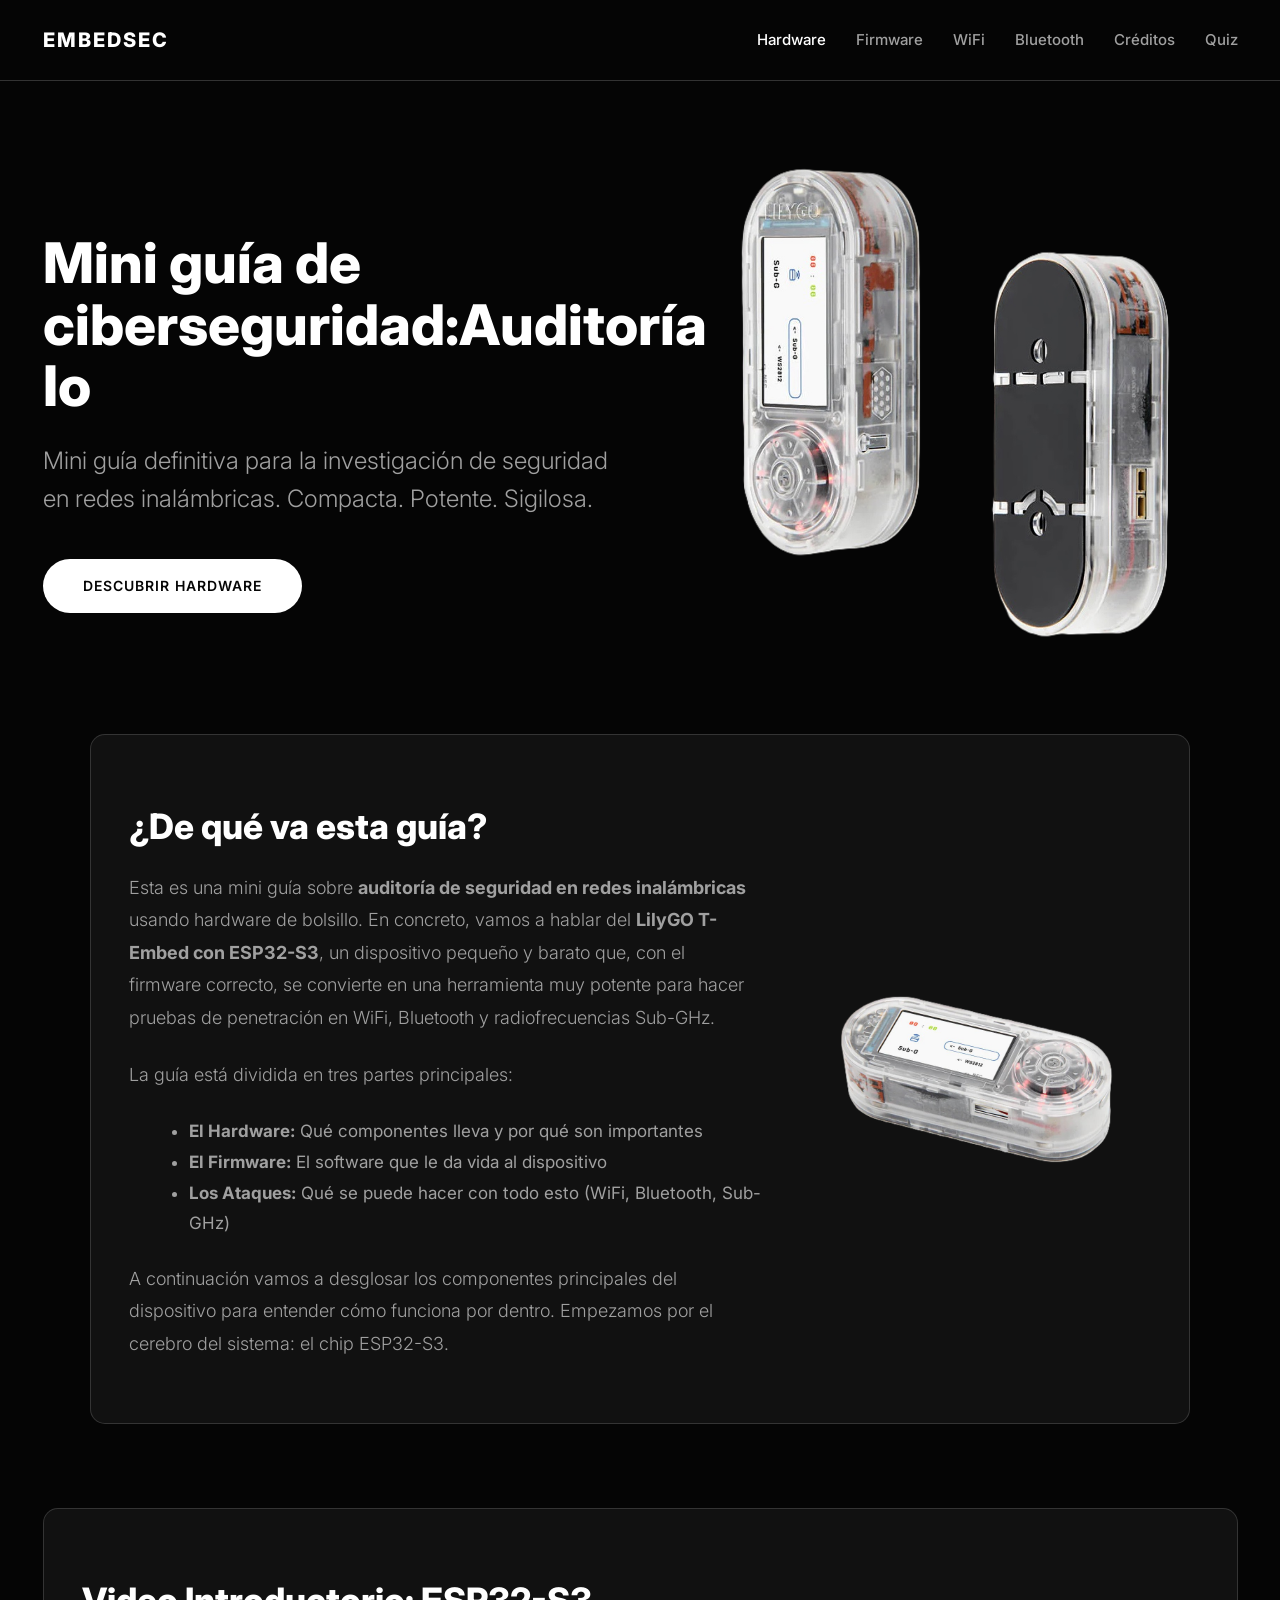
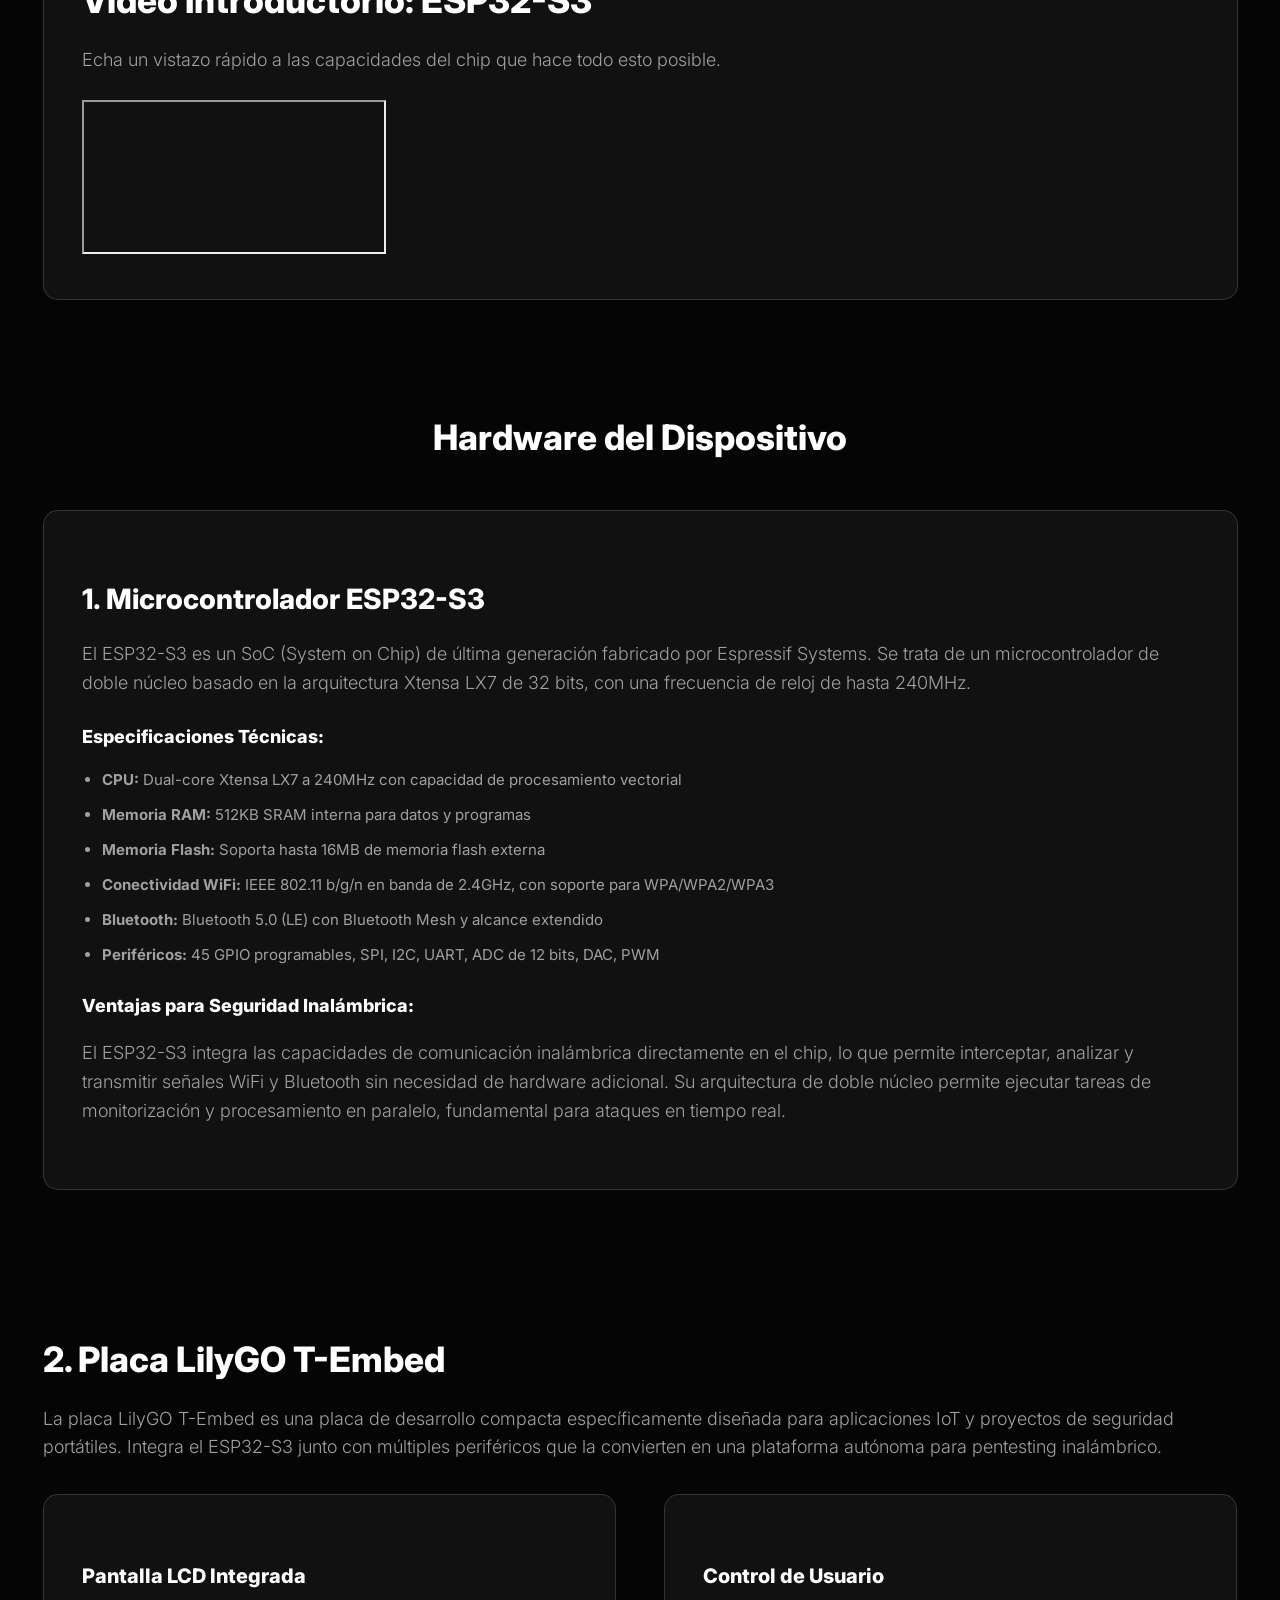
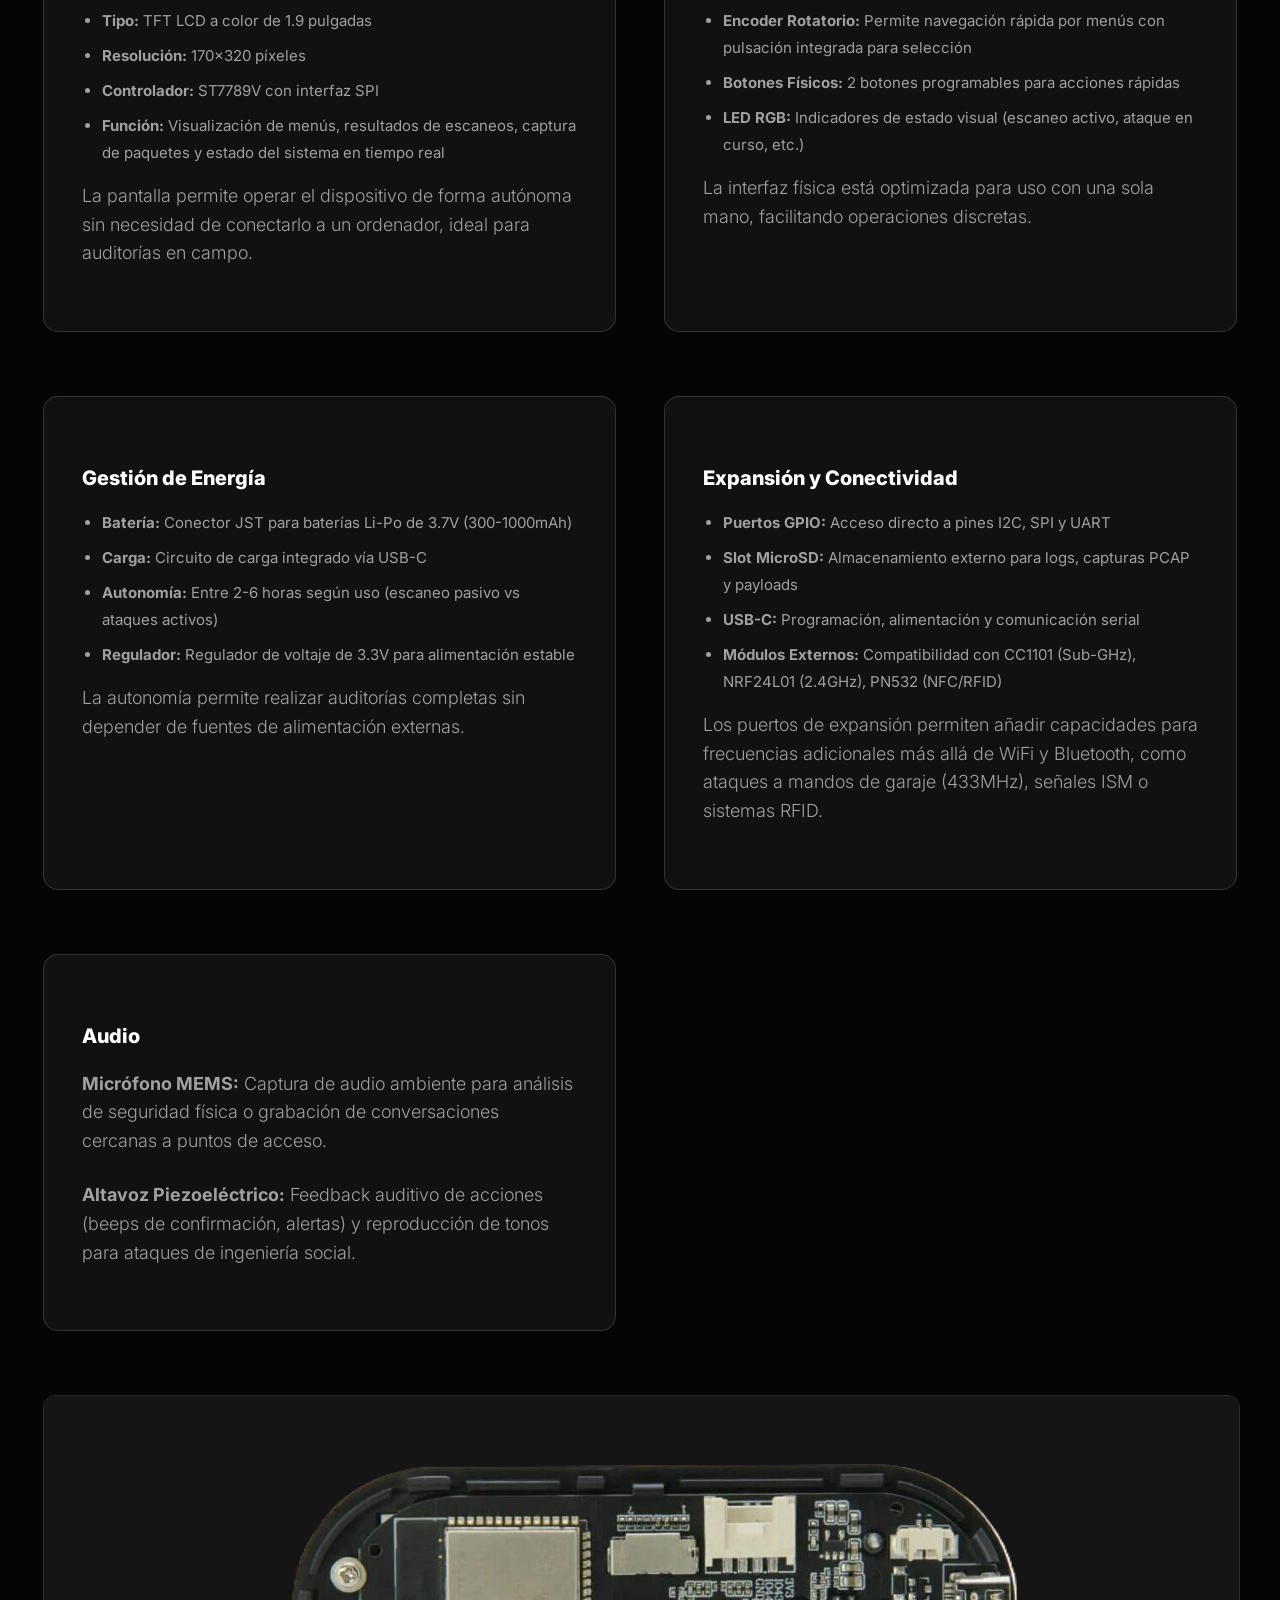
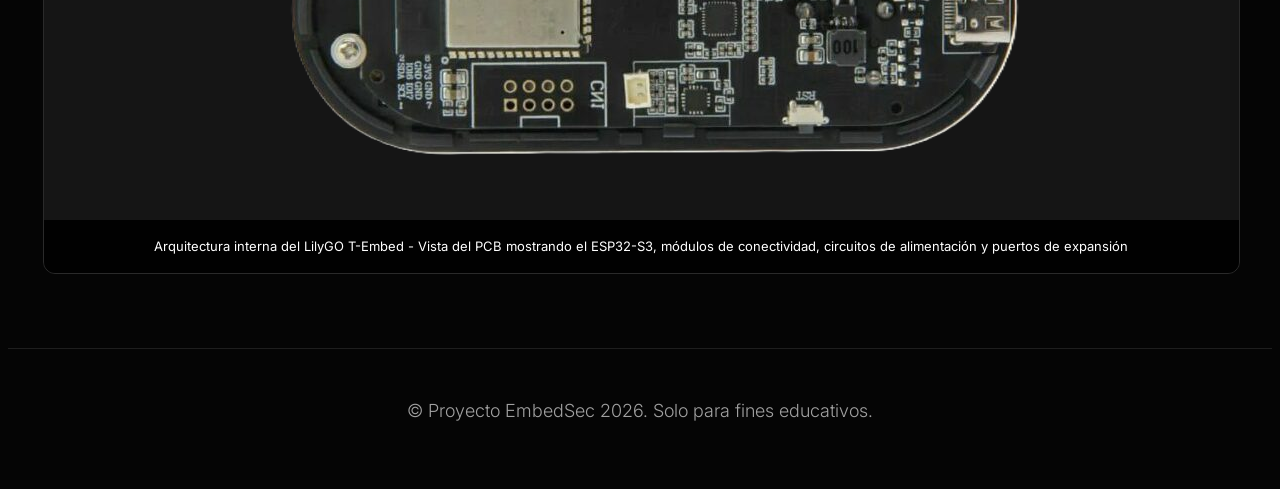
<file: html/Index-y-Hardware.html>
<!DOCTYPE html>
<html lang="es">

<head>
    <meta charset="UTF-8">
    <title>EmbedSec | Hardware</title>
    <link rel="stylesheet" href="../css/estilos.css">
</head>

<body>
    <!-- barra de navegación -->
    <nav class="barra-arriba">
        <div class="caja">
            <a href="index.html" class="logo">EmbedSec</a>
            <div class="enlaces-menu">
                <a href="Index-y-Hardware.html" class="activo">Hardware</a>
                <a href="firmware.html">Firmware</a>
                <a href="wiffi.html">WiFi</a>
                <a href="bluetooth.html">Bluetooth</a>
                <a href="creditos.html">Créditos</a>
                <a href="quiz.html">Quiz</a>
            </div>
        </div>
    </nav>

     <main>
        <!-- portada -->
        <section>
            <div class="caja cuadricula-portada">
                <div class="texto-portada">
                    <h1>Mini guía de ciberseguridad:<br>Auditoría IoT de Bolsillo</h1>
                    <p class="texto-portada-grande">
                        Mini guía definitiva para la investigación de seguridad en redes inalámbricas.
                        Compacta. Potente. Sigilosa.
                    </p>
                    <a href="#info" class="boton">DESCUBRIR HARDWARE</a>
                </div>
                <div class="imagen-portada">
                    <img src="../images/t-embed-hero.png" alt="LilyGO T-Embed">
                </div>
            </div>
        </section>

        <!-- introduccion de la guia -->
        <section>
            <div class="caja">
                <div class="tarjeta-cristal tarjeta-intro">
                    <div class="grid-dos-columnas">
                        <!-- texto de la izquierda -->
                        <div>
                            <h2 class="titulo-ajustado">¿De qué va esta guía?</h2>
                            <p class="parrafo-grande">
                                Esta es una mini guía sobre <strong>auditoría de seguridad en redes
                                    inalámbricas</strong> usando
                                hardware de bolsillo. En concreto, vamos a hablar del <strong>LilyGO T-Embed con
                                    ESP32-S3</strong>,
                                un dispositivo pequeño y barato que, con el firmware correcto, se convierte en una
                                herramienta
                                muy potente para hacer pruebas de penetración en WiFi, Bluetooth y radiofrecuencias
                                Sub-GHz.
                            </p>
                            <p class="parrafo-grande">
                                La guía está dividida en tres partes principales:
                            </p>
                            <ul class="lista-intro">
                                <li><strong>El Hardware:</strong> Qué componentes lleva y por qué son importantes</li>
                                <li><strong>El Firmware:</strong> El software que le da vida al dispositivo</li>
                                <li><strong>Los Ataques:</strong> Qué se puede hacer con todo esto (WiFi, Bluetooth,
                                    Sub-GHz)</li>
                            </ul>
                            <p class="parrafo-espaciado">
                                A continuación vamos a desglosar los componentes principales del dispositivo para
                                entender
                                cómo funciona por dentro. Empezamos por el cerebro del sistema: el chip ESP32-S3.
                            </p>
                        </div>

                        <!-- imagen de la de la descripcion de la guia -->
                        <div class="contenedor-imagen">
                            <img src="../images/t-embed-horizontal.png" alt="LilyGO T-Embed dispositivo">
                        </div>
                    </div>
                </div>
            </div>
        </section>

        <!-- video de introduccion ()-->
        <!-- el iframe de youtube no funciona abriendo el archivo en local (file://), para que funcione se debe abrir el archivo en un servidor local -->

        <section>
            <div class="caja">
                <div class="tarjeta-cristal">
                    <h2 class="titulo-ajustado">Video Introductorio: ESP32-S3</h2>
                    <p>Echa un vistazo rápido a las capacidades del chip que hace todo esto posible.</p>
                    <div class="contenedor-video">
                        <iframe src="https://www.youtube.com/embed/9ouMjvVACnc" title="YouTube video player"
                            allowfullscreen></iframe>
                    </div>
                </div>
            </div>
        </section>

        <!-- seccion hardware -->
        <section id="info">
            <div class="caja">
                <!-- titulo de la seccion -->
                <h2 class="titulo-seccion">Hardware del Dispositivo</h2>

                <div class="cuadricula-tarjetas seccion-una-columna">
                    <div class="tarjeta-cristal">
                        <h3>1. Microcontrolador ESP32-S3</h3>
                        <p>El ESP32-S3 es un SoC (System on Chip) de última generación fabricado por Espressif Systems.
                            Se trata de un microcontrolador de doble núcleo basado en la arquitectura Xtensa LX7 de 32
                            bits, con una frecuencia de reloj de hasta 240MHz.</p>

                        <h4 class="subtitulo-tarjeta">Especificaciones Técnicas:</h4>
                        <ul class="lista-gris">
                            <li><strong>CPU:</strong> Dual-core Xtensa LX7 a 240MHz con capacidad de procesamiento
                                vectorial</li>
                            <li><strong>Memoria RAM:</strong> 512KB SRAM interna para datos y programas</li>
                            <li><strong>Memoria Flash:</strong> Soporta hasta 16MB de memoria flash externa</li>
                            <li><strong>Conectividad WiFi:</strong> IEEE 802.11 b/g/n en banda de 2.4GHz, con soporte
                                para WPA/WPA2/WPA3</li>
                            <li><strong>Bluetooth:</strong> Bluetooth 5.0 (LE) con Bluetooth Mesh y alcance extendido
                            </li>
                            <li><strong>Periféricos:</strong> 45 GPIO programables, SPI, I2C, UART, ADC de 12 bits, DAC,
                                PWM</li>
                        </ul>

                        <h4 class="subtitulo-tarjeta">Ventajas para Seguridad Inalámbrica:</h4>
                        <p>El ESP32-S3 integra las capacidades de comunicación inalámbrica directamente en el chip, lo
                            que permite interceptar, analizar y transmitir señales WiFi y Bluetooth sin necesidad de
                            hardware adicional. Su arquitectura de doble núcleo permite ejecutar tareas de
                            monitorización y procesamiento en paralelo, fundamental para ataques en tiempo real.</p>
                    </div>
                </div>
            </div>
        </section>

        <!-- seccion placa y componentes -->
        <section>
            <div class="caja">
                <h2>2. Placa LilyGO T-Embed</h2>
                <p>La placa LilyGO T-Embed es una placa de desarrollo compacta específicamente diseñada
                    para aplicaciones IoT y proyectos de seguridad portátiles. Integra el ESP32-S3 junto con múltiples
                    periféricos que la convierten en una plataforma autónoma para pentesting inalámbrico.</p>

                <div class="cuadricula-tarjetas">
                    <div class="tarjeta-cristal">
                        <h4>Pantalla LCD Integrada</h4>
                        <ul class="lista-gris">
                            <li><strong>Tipo:</strong> TFT LCD a color de 1.9 pulgadas</li>
                            <li><strong>Resolución:</strong> 170×320 píxeles</li>
                            <li><strong>Controlador:</strong> ST7789V con interfaz SPI</li>
                            <li><strong>Función:</strong> Visualización de menús, resultados de escaneos, captura de
                                paquetes y estado del sistema en tiempo real</li>
                        </ul>
                        <p class="parrafo-margen">La pantalla permite operar el dispositivo de forma autónoma sin
                            necesidad de conectarlo a un ordenador, ideal para auditorías en campo.</p>
                    </div>

                    <div class="tarjeta-cristal">
                        <h4>Control de Usuario</h4>
                        <ul class="lista-gris">
                            <li><strong>Encoder Rotatorio:</strong> Permite navegación rápida por menús con pulsación
                                integrada para selección</li>
                            <li><strong>Botones Físicos:</strong> 2 botones programables para acciones rápidas</li>
                            <li><strong>LED RGB:</strong> Indicadores de estado visual (escaneo activo, ataque en curso,
                                etc.)</li>
                        </ul>
                        <p class="parrafo-margen">La interfaz física está optimizada para uso con una sola mano,
                            facilitando operaciones discretas.</p>
                    </div>
                </div>

                <div class="cuadricula-tarjetas grid-margen">
                    <div class="tarjeta-cristal">
                        <h4>Gestión de Energía</h4>
                        <ul class="lista-gris">
                            <li><strong>Batería:</strong> Conector JST para baterías Li-Po de 3.7V (300-1000mAh)</li>
                            <li><strong>Carga:</strong> Circuito de carga integrado vía USB-C</li>
                            <li><strong>Autonomía:</strong> Entre 2-6 horas según uso (escaneo pasivo vs ataques
                                activos)</li>
                            <li><strong>Regulador:</strong> Regulador de voltaje de 3.3V para alimentación estable</li>
                        </ul>
                        <p class="parrafo-margen">La autonomía permite realizar auditorías completas sin depender de
                            fuentes de alimentación externas.</p>
                    </div>

                    <div class="tarjeta-cristal">
                        <h4>Expansión y Conectividad</h4>
                        <ul class="lista-gris">
                            <li><strong>Puertos GPIO:</strong> Acceso directo a pines I2C, SPI y UART</li>
                            <li><strong>Slot MicroSD:</strong> Almacenamiento externo para logs, capturas PCAP y
                                payloads</li>
                            <li><strong>USB-C:</strong> Programación, alimentación y comunicación serial</li>
                            <li><strong>Módulos Externos:</strong> Compatibilidad con CC1101 (Sub-GHz), NRF24L01
                                (2.4GHz), PN532 (NFC/RFID)</li>
                        </ul>
                        <p class="parrafo-margen">Los puertos de expansión permiten añadir capacidades para
                            frecuencias adicionales más allá de WiFi y Bluetooth, como ataques a mandos de garaje
                            (433MHz), señales ISM o sistemas RFID.</p>
                    </div>
                </div>

                <div class="cuadricula-tarjetas grid-margen">
                    <div class="tarjeta-cristal">
                        <h4>Audio</h4>
                        <p><strong>Micrófono MEMS:</strong> Captura de audio ambiente para análisis de seguridad física
                            o grabación de conversaciones cercanas a puntos de acceso.</p>
                        <p class="parrafo-margen"><strong>Altavoz Piezoeléctrico:</strong> Feedback auditivo de
                            acciones (beeps de confirmación, alertas) y reproducción de tonos para ataques de ingeniería
                            social.</p>
                    </div>
                </div>

                <!-- diagrama (foto real) del T-embed sin carcasa -->
                <div class="caja-diagrama">
                    <div class="espacio-diagrama">
                        <img src="../images/t-embed-pcb.png" alt="T-Embed PCB Vista Interna">

                    </div>
                    <div class="pie-diagrama">Arquitectura interna del LilyGO T-Embed - Vista del PCB
                        mostrando el ESP32-S3, módulos de conectividad, circuitos de alimentación y puertos de expansión
                    </div>
                </div>
            </div>
        </section>
    </main>

    <!-- Pie de pagina -->
    <footer>
        <div class="caja">
            <p>&copy; Proyecto EmbedSec 2026. Solo para fines educativos.</p>
        </div>
    </footer>
    <!-- animacion de escritura del titulo (aprendida con un tutorial de youtube) -->
    <script>
        var titulo = document.querySelector('h1');
        var textoOriginal = titulo.textContent;
        titulo.textContent = '';
        var i = 0;

        var tipear = setInterval(function () {
            titulo.textContent += textoOriginal[i];
            i++;
            if (i >= textoOriginal.length) {
                clearInterval(tipear);
            }
        }, 40);
    </script>
</body>

</html>
</file>
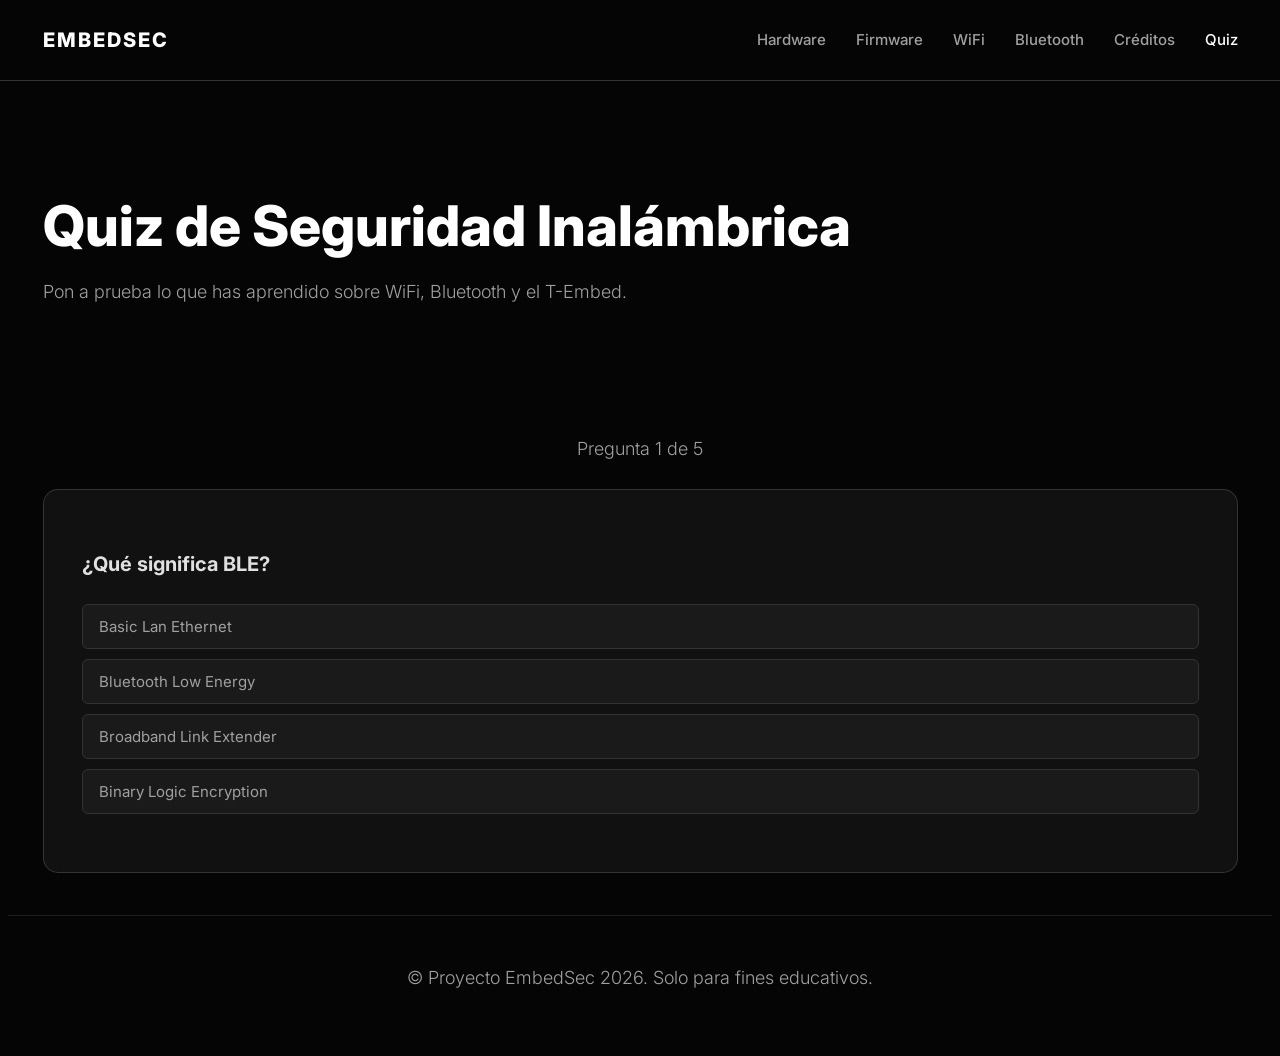
<file: html/quiz.html>
<!DOCTYPE html>
<html lang="es">

<head>
    <meta charset="UTF-8">
    <title>EmbedSec | Quiz</title>
    <link rel="stylesheet" href="../css/estilos.css">
</head>

<body>
    <!-- barra de navegación -->
    <nav class="barra-arriba">
        <div class="caja">
            <a href="Index-y-Hardware.html" class="logo">EmbedSec</a>
            <div class="enlaces-menu">
                <a href="Index-y-Hardware.html">Hardware</a>
                <a href="firmware.html">Firmware</a>
                <a href="wiffi.html">WiFi</a>
                <a href="bluetooth.html">Bluetooth</a>
                <a href="creditos.html">Créditos</a>
                <a href="quiz.html" class="activo">Quiz</a>
            </div>
        </div>
    </nav>

    <main>
        <!-- encabezado de la página -->
        <section>
            <div class="caja">
                <h1>Quiz de Seguridad Inalámbrica</h1>
                <p class="parrafo-grande">
                    Pon a prueba lo que has aprendido sobre WiFi, Bluetooth y el T-Embed.
                </p>
            </div>
        </section>

        <!-- contenedor del quiz -->
        <section>
            <div class="caja">

                <!-- texto de progreso: "Pregunta X de 5" -->
                <p id="texto-progreso" class="parrafo-centrado">Pregunta 1 de 5</p>

                <!-- tarjeta donde van las preguntas -->
                <div class="tarjeta-cristal" id="contenedor-quiz">
                    <p id="texto-pregunta" class="texto-pregunta-quiz"></p>
                    <!-- aquí el js mete los botones de respuesta -->
                    <div id="opciones-quiz" class="opciones-quiz"></div>
                    <!-- feedback de si has acertado o no -->
                    <p id="feedback-quiz" class="feedback-quiz" style="display:none;"></p>
                </div>

                <!-- pantalla de resultado final (oculta hasta que se acaba el quiz) -->
                <div class="tarjeta-cristal" id="resultado-final" style="display:none; text-align:center;">
                    <p id="texto-resultado" class="texto-resultado-quiz"></p>
                    <button onclick="reiniciarQuiz()" class="boton-enviar">
                        Intentar de nuevo
                    </button>
                </div>

            </div>
        </section>
    </main>

    <!-- Pie de página -->
    <footer>
        <div class="caja">
            <p>&copy; Proyecto EmbedSec 2026. Solo para fines educativos.</p>
        </div>
    </footer>

    <!-- script del quiz - basado en tutoriales de youtube -->
    <script>

        // lista de preguntas con sus opciones y el índice de la correcta
        var preguntas = [
            {
                pregunta: "¿Qué significa BLE?",
                opciones: [
                    "Basic Lan Ethernet",
                    "Bluetooth Low Energy",
                    "Broadband Link Extender",
                    "Binary Logic Encryption"
                ],
                correcta: 1
            },
            {
                pregunta: "¿Qué frecuencia comparten el WiFi 2.4GHz y el Bluetooth?",
                opciones: ["5 GHz", "900 MHz", "2.4 GHz", "60 GHz"],
                correcta: 2
            },
            {
                pregunta: "¿Qué hace un ataque de Deautenticación (Deauth)?",
                opciones: [
                    "Cifra el tráfico de red",
                    "Aumenta la potencia del router",
                    "Desconecta clientes de su red WiFi",
                    "Cambia la contraseña del router"
                ],
                correcta: 2
            },
            {
                pregunta: "¿Qué protocolo usa el BLE para organizar sus datos y servicios?",
                opciones: ["HTTP", "FTP", "TCP/IP", "GATT"],
                correcta: 3
            },
            {
                pregunta: "¿Qué hardware usa este proyecto para las auditorías?",
                opciones: [
                    "Raspberry Pi 4",
                    "LilyGO T-Embed CC1101",
                    "Arduino Uno",
                    "ESP8266 NodeMCU"
                ],
                correcta: 1
            }
        ];

        var preguntaActual = 0;
        var puntuacion = 0;
        var respondida = false; // para que no puedan clicar dos veces seguidas

        function mostrarPregunta() {
            respondida = false;

            // actualizamos el contador de progreso
            document.getElementById('texto-progreso').textContent =
                'Pregunta ' + (preguntaActual + 1) + ' de ' + preguntas.length;

            // ponemos el texto de la pregunta actual
            var p = preguntas[preguntaActual];
            document.getElementById('texto-pregunta').textContent = p.pregunta;

            // generamos los botones de cada opción
            var contenedor = document.getElementById('opciones-quiz');
            contenedor.innerHTML = ''; // limpiamos los botones anteriores

            for (var i = 0; i < p.opciones.length; i++) {
                var boton = document.createElement('button');
                boton.textContent = p.opciones[i];
                boton.className = 'opcion-quiz';
                boton.setAttribute('data-indice', i);
                boton.onclick = comprobarRespuesta;
                contenedor.appendChild(boton);
            }

            // ocultamos el feedback de la pregunta anterior
            var feedback = document.getElementById('feedback-quiz');
            feedback.style.display = 'none';
            feedback.textContent = '';
        }

        function comprobarRespuesta(event) {
            if (respondida) return; // si ya respondió, ignoramos el clic
            respondida = true;

            var indiceElegido = parseInt(event.target.getAttribute('data-indice'));
            var correcta = preguntas[preguntaActual].correcta;
            var feedback = document.getElementById('feedback-quiz');
            var botones = document.querySelectorAll('.opcion-quiz');

            // marcamos el botón correcto en verde siempre
            botones[correcta].classList.add('opcion-correcta');

            if (indiceElegido === correcta) {
                puntuacion++;
                feedback.textContent = '✓ Correcto';
                feedback.className = 'feedback-quiz feedback-correcto';
            } else {
                // marcamos la opción elegida en rojo
                botones[indiceElegido].classList.add('opcion-incorrecta');
                feedback.textContent = '✗ Incorrecto. La respuesta era: ' + preguntas[preguntaActual].opciones[correcta];
                feedback.className = 'feedback-quiz feedback-incorrecto';
            }

            feedback.style.display = 'block';

            // esperamos 1.8 segundos y pasamos a la siguiente pregunta
            setTimeout(function () {
                preguntaActual++;
                if (preguntaActual < preguntas.length) {
                    mostrarPregunta();
                } else {
                    mostrarResultado();
                }
            }, 1800);
        }

        function mostrarResultado() {
            // ocultamos la tarjeta de preguntas
            document.getElementById('contenedor-quiz').style.display = 'none';
            document.getElementById('texto-progreso').style.display = 'none';

            // mostramos la tarjeta de resultado
            document.getElementById('resultado-final').style.display = 'block';
            document.getElementById('texto-resultado').textContent =
                'Has conseguido ' + puntuacion + ' de ' + preguntas.length + ' respuestas correctas.';
        }

        function reiniciarQuiz() {
            // reseteamos las variables
            preguntaActual = 0;
            puntuacion = 0;

            // volvemos a mostrar la tarjeta de preguntas
            document.getElementById('resultado-final').style.display = 'none';
            document.getElementById('contenedor-quiz').style.display = 'block';
            document.getElementById('texto-progreso').style.display = 'block';

            mostrarPregunta();
        }

        // para arrancar el quiz al cargar la página
        mostrarPregunta();

    </script>
</body>

</html>
</file>
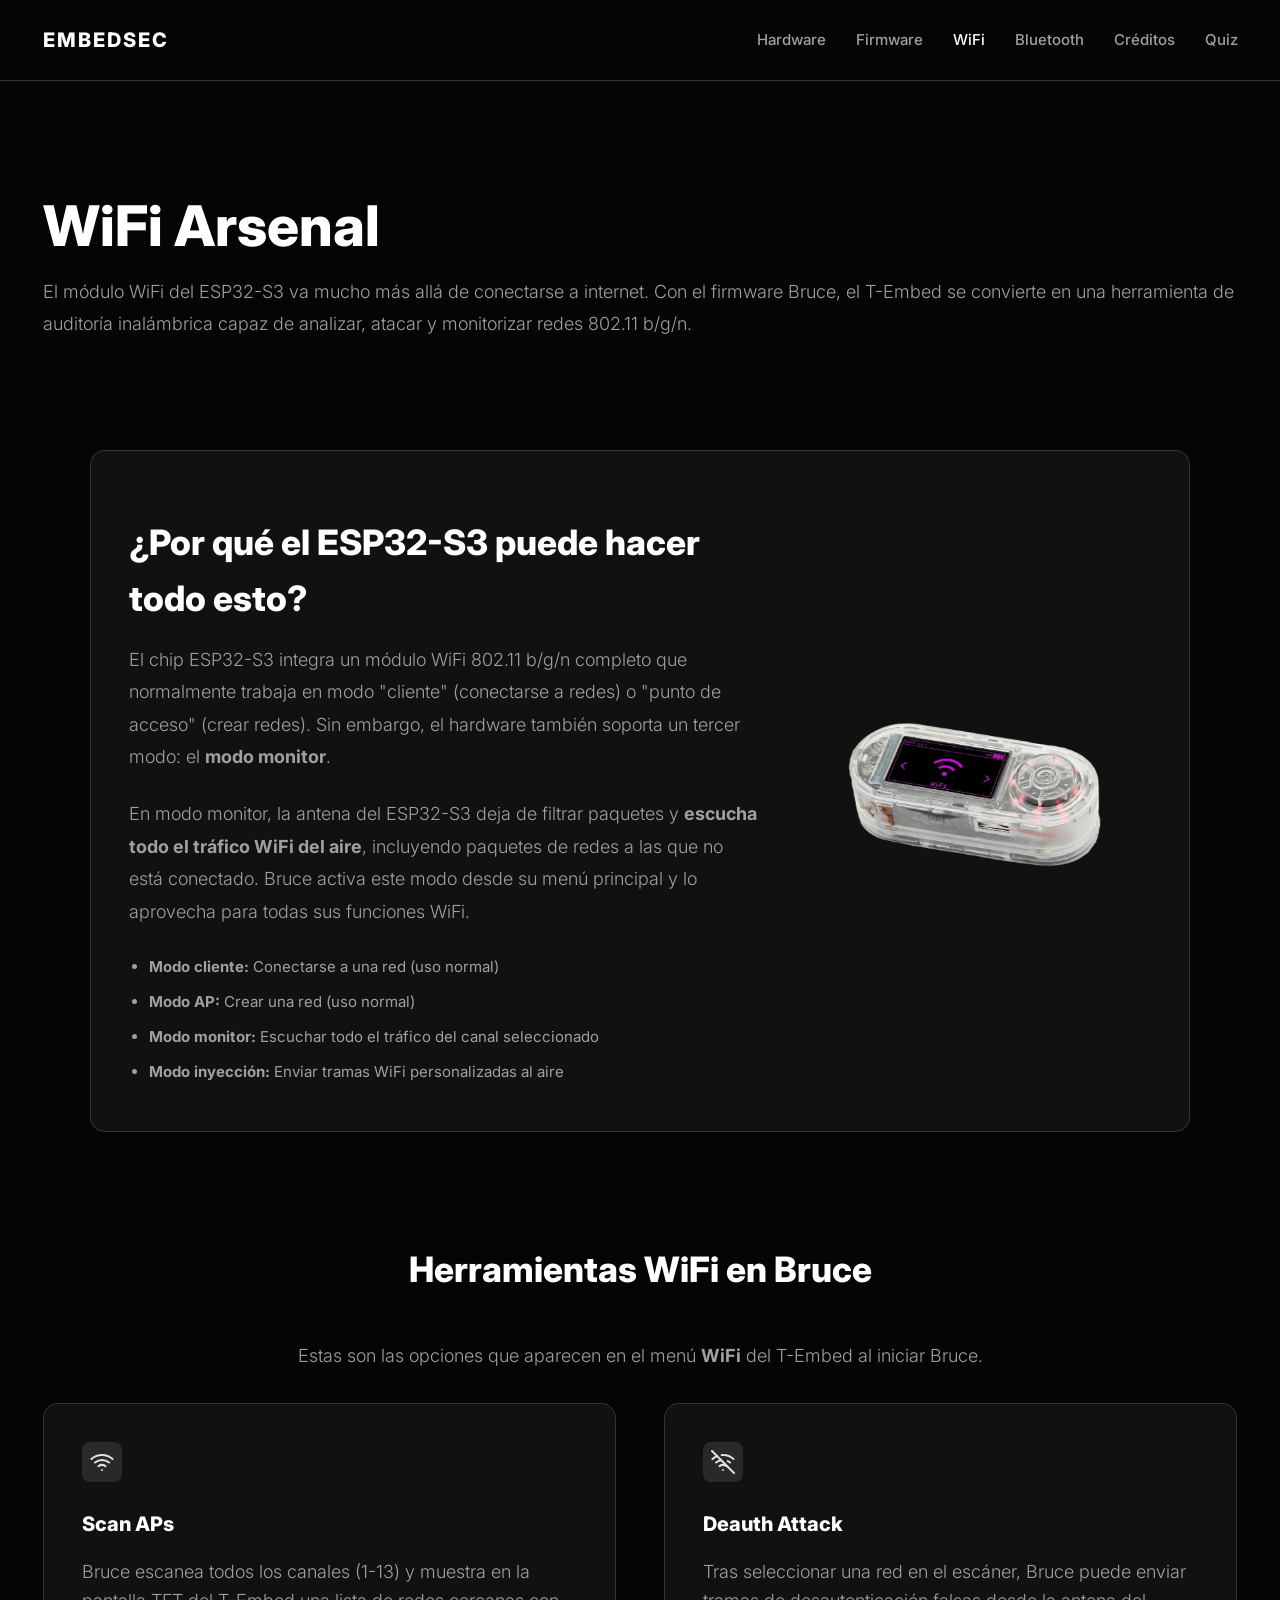
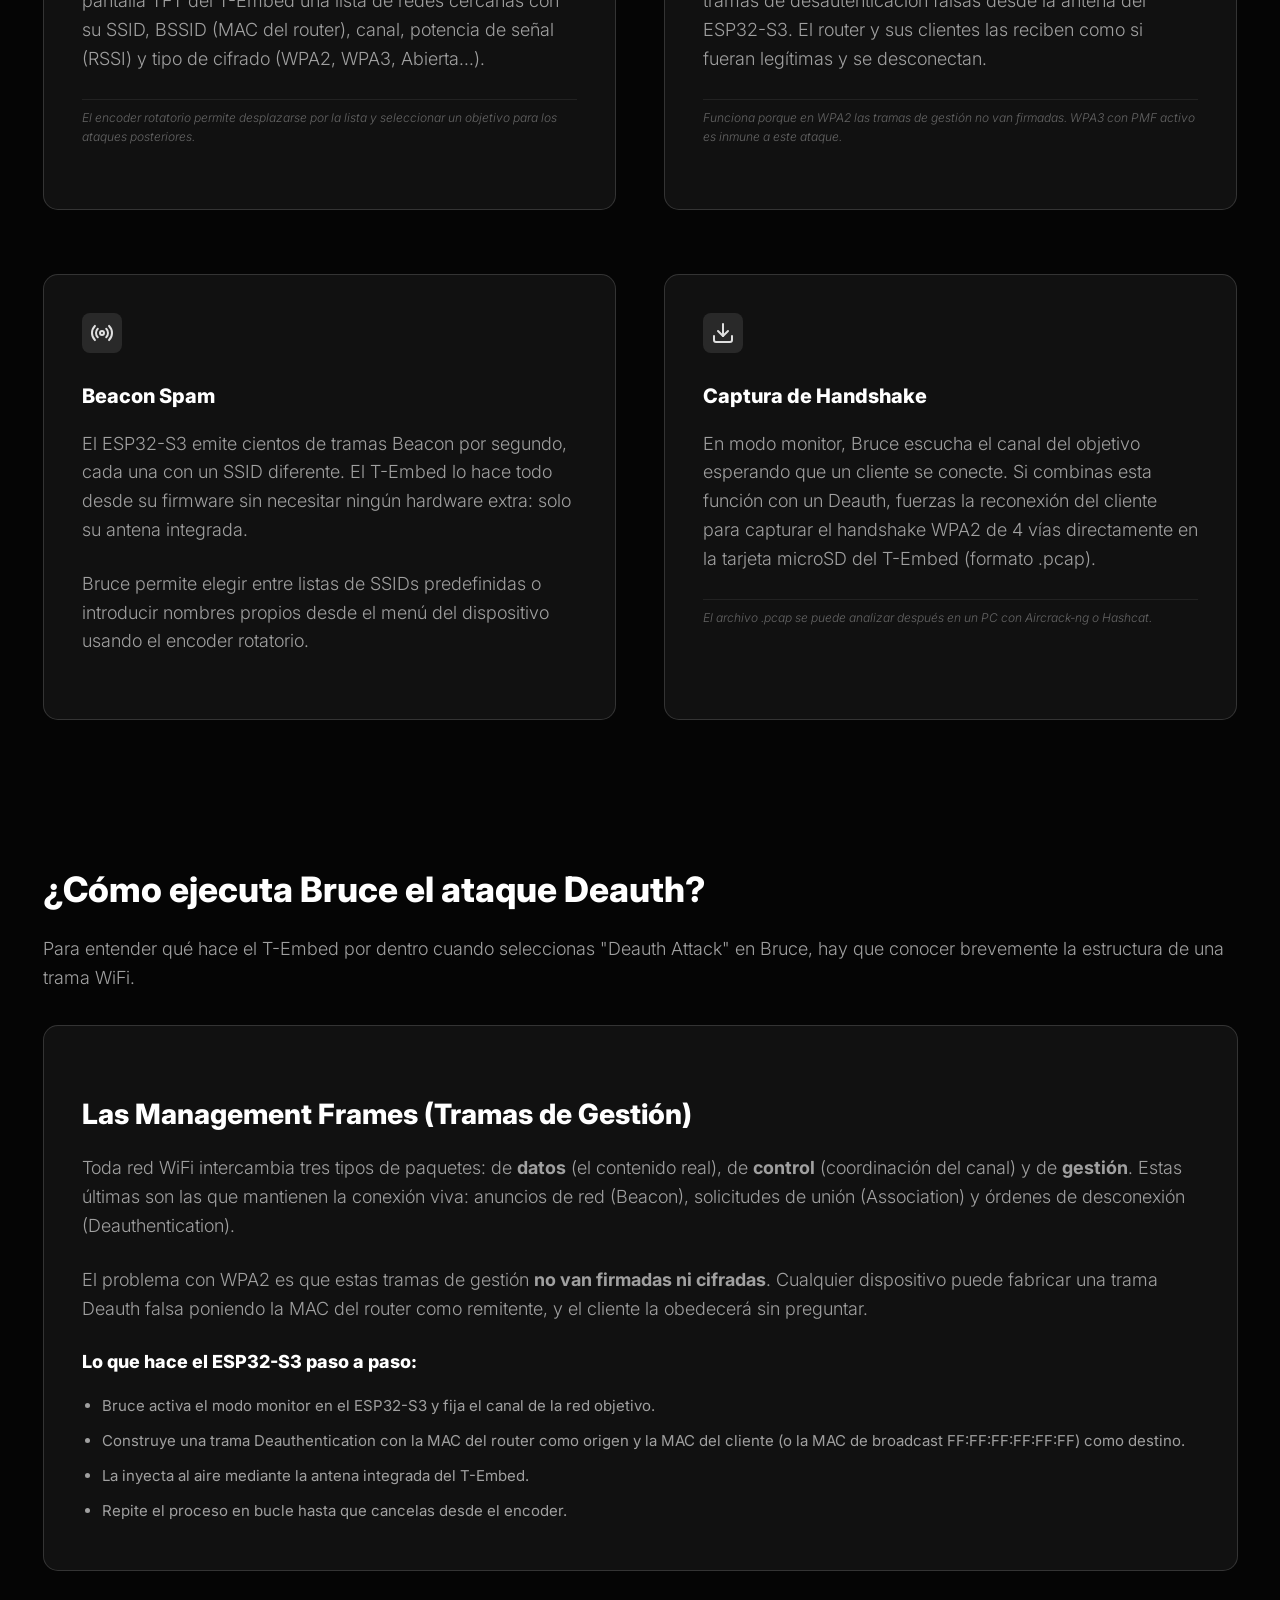
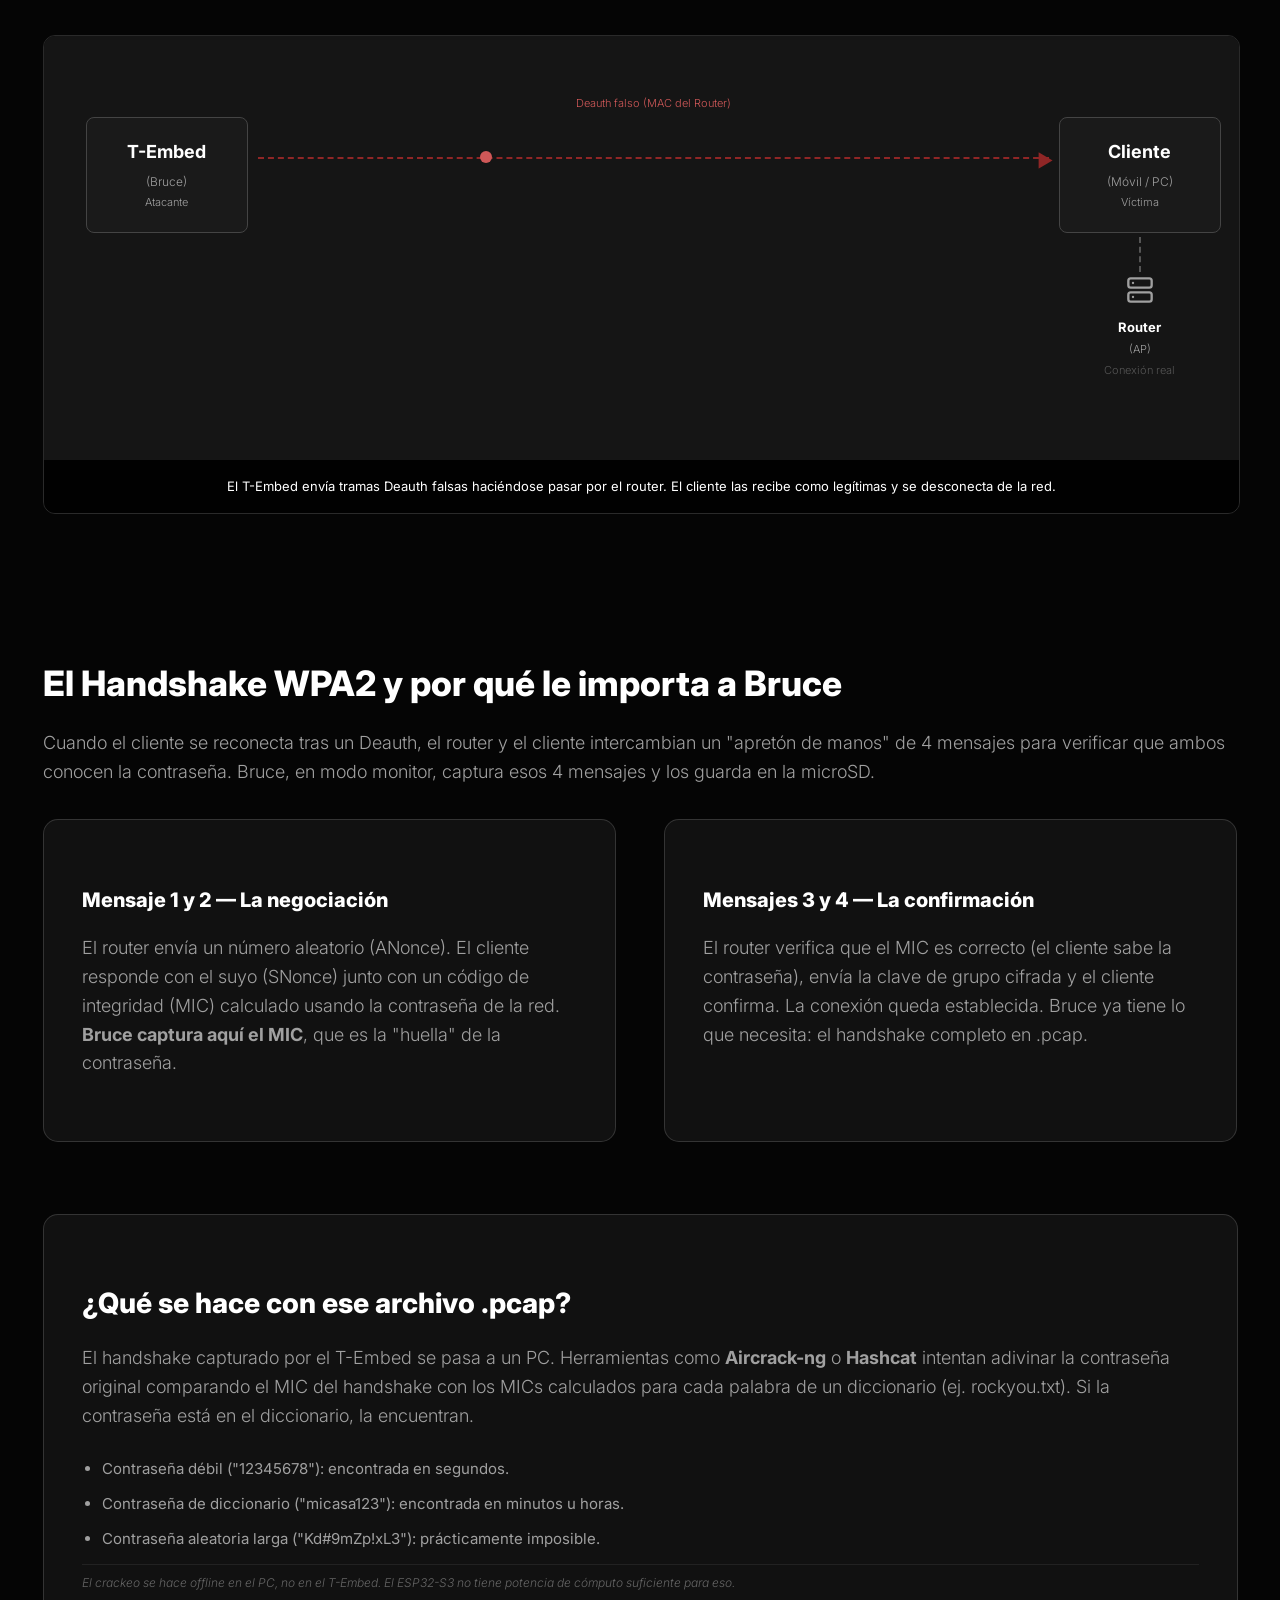
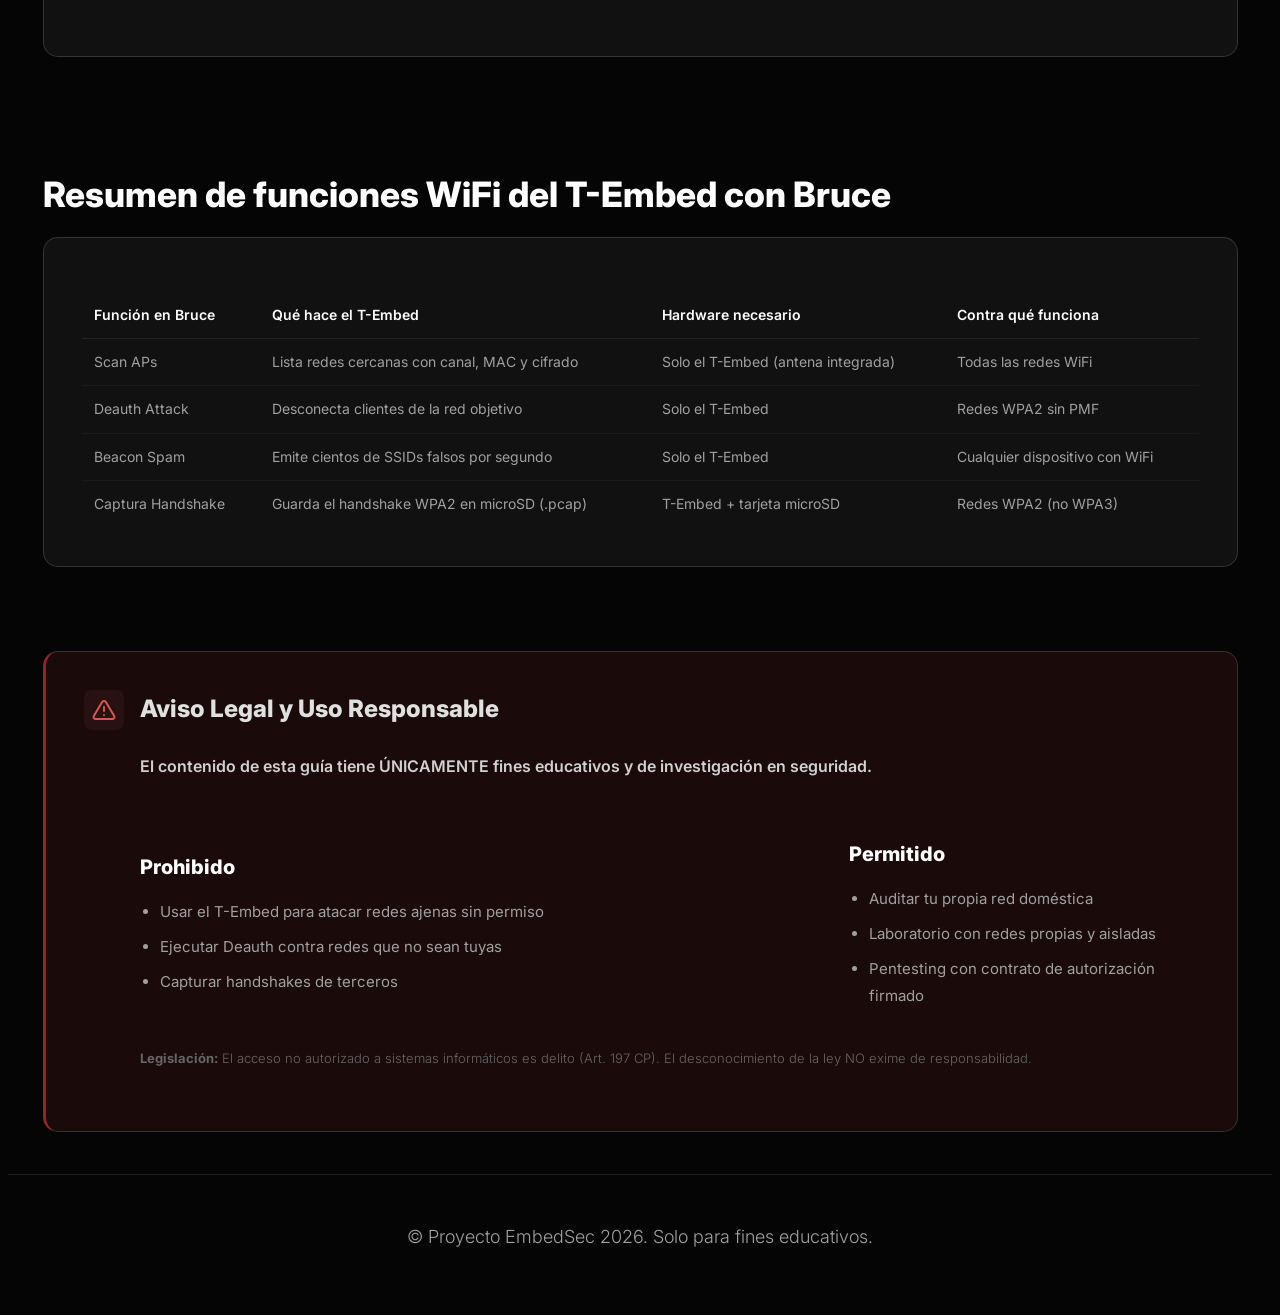
<file: html/wiffi.html>
<!DOCTYPE html>
<html lang="es">

<head>
    <meta charset="UTF-8">
    <title>EmbedSec | WiFi</title>
    <!-- ruta relativa a la carpeta css -->
    <link rel="stylesheet" href="../css/estilos.css">
</head>

<body>
    <!-- barra de navegación -->
    <nav class="barra-arriba">
        <div class="caja">
            <a href="index.html" class="logo">EmbedSec</a>
            <div class="enlaces-menu">
                <a href="Index-y-Hardware.html">Hardware</a>
                <a href="firmware.html">Firmware</a>
                <a href="wiffi.html" class="activo">WiFi</a>
                <a href="bluetooth.html">Bluetooth</a>
                <a href="creditos.html">Créditos</a>
                <a href="quiz.html">Quiz</a>
            </div>
        </div>
    </nav>

    <main>
        <!-- encabezado de la página -->
        <section>
            <div class="caja">
                <h1>WiFi Arsenal</h1>
                <p class="parrafo-grande">
                    El módulo WiFi del ESP32-S3 va mucho más allá de conectarse a internet.
                    Con el firmware Bruce, el T-Embed se convierte en una herramienta de auditoría
                    inalámbrica capaz de analizar, atacar y monitorizar redes 802.11 b/g/n.
                </p>
            </div>
        </section>

        <!-- por qué el ESP32-S3 puede hacer esto -->
        <section>
            <div class="caja">
                <div class="tarjeta-cristal tarjeta-intro">
                    <div class="grid-dos-columnas">
                        <div>
                            <h2 class="titulo-ajustado">¿Por qué el ESP32-S3 puede hacer todo esto?</h2>
                            <p class="parrafo-grande">
                                El chip ESP32-S3 integra un módulo WiFi 802.11 b/g/n completo que normalmente
                                trabaja en modo "cliente" (conectarse a redes) o "punto de acceso" (crear redes).
                                Sin embargo, el hardware también soporta un tercer modo: el <strong>modo
                                    monitor</strong>.
                            </p>
                            <p class="parrafo-grande">
                                En modo monitor, la antena del ESP32-S3 deja de filtrar paquetes y
                                <strong>escucha todo el tráfico WiFi del aire</strong>, incluyendo paquetes de
                                redes a las que no está conectado. Bruce activa este modo desde su menú
                                principal y lo aprovecha para todas sus funciones WiFi.
                            </p>
                            <ul class="lista-gris">
                                <li><strong>Modo cliente:</strong> Conectarse a una red (uso normal)</li>
                                <li><strong>Modo AP:</strong> Crear una red (uso normal)</li>
                                <li><strong>Modo monitor:</strong> Escuchar todo el tráfico del canal seleccionado</li>
                                <li><strong>Modo inyección:</strong> Enviar tramas WiFi personalizadas al aire</li>
                            </ul>
                        </div>
                        <div class="contenedor-imagen">
                            <img src="../images/T-embed_menu_wifi.png"
                                alt="T-Embed con módulo WiFi activo">
                        </div>
                    </div>
                </div>
            </div>
        </section>

        <!-- herramientas WiFi en Bruce -->
        <section>
            <div class="caja">
                <h2 class="titulo-seccion">Herramientas WiFi en Bruce</h2>
                <p class="parrafo-centrado-offset">
                    Estas son las opciones que aparecen en el menú <strong>WiFi</strong> del T-Embed al iniciar Bruce.
                </p>

                <div class="cuadricula-tarjetas">
                    <!-- Escaneo -->
                    <div class="tarjeta-cristal">
                        <div class="icono-svg">
                            <!-- Icono "wifi" copiado de https://feathericons.com/, una página que proporciona iconos svg listos -->
                            <svg width="24" height="24" viewBox="0 0 24 24" fill="none" stroke="currentColor"
                                stroke-width="2" stroke-linecap="round" stroke-linejoin="round">
                                <path d="M5 12.55a11 11 0 0 1 14.08 0"></path>
                                <path d="M1.42 9a16 16 0 0 1 21.16 0"></path>
                                <path d="M8.53 16.11a6 6 0 0 1 6.95 0"></path>
                                <line x1="12" y1="20" x2="12.01" y2="20"></line>
                            </svg>
                        </div>
                        <h4>Scan APs</h4>
                        <p>
                            Bruce escanea todos los canales (1-13) y muestra en la pantalla TFT del T-Embed
                            una lista de redes cercanas con su SSID, BSSID (MAC del router),
                            canal, potencia de señal (RSSI) y tipo de cifrado (WPA2, WPA3, Abierta...).
                        </p>
                        <p class="nota-requisito">
                            El encoder rotatorio permite desplazarse por la lista y seleccionar
                            un objetivo para los ataques posteriores.
                        </p>
                    </div>

                    <!-- Deauth -->
                    <div class="tarjeta-cristal">
                        <div class="icono-svg">
                            <!-- Icono "wifi-off" copiado de https://feathericons.com/, una página que proporciona iconos svg listos -->
                            <svg width="24" height="24" viewBox="0 0 24 24" fill="none" stroke="currentColor"
                                stroke-width="2" stroke-linecap="round" stroke-linejoin="round">
                                <line x1="1" y1="1" x2="23" y2="23"></line>
                                <path d="M16.72 11.06A10.94 10.94 0 0 1 19 12.55"></path>
                                <path d="M5 12.55a11 11 0 0 1 5.17-2.39"></path>
                                <path d="M10.71 5.05A16 16 0 0 1 22.56 9"></path>
                                <path d="M1.42 9a15.91 15.91 0 0 1 4.7-2.88"></path>
                                <path d="M8.53 16.11a6 6 0 0 1 6.95 0"></path>
                                <line x1="12" y1="20" x2="12.01" y2="20"></line>
                            </svg>
                        </div>
                        <h4>Deauth Attack</h4>
                        <p>
                            Tras seleccionar una red en el escáner, Bruce puede enviar tramas de
                            desautenticación falsas desde la antena del ESP32-S3.
                            El router y sus clientes las reciben como si fueran legítimas y se desconectan.
                        </p>
                        <p class="nota-requisito">
                            Funciona porque en WPA2 las tramas de gestión no van firmadas.
                            WPA3 con PMF activo es inmune a este ataque.
                        </p>
                    </div>
                </div>

                <div class="cuadricula-tarjetas grid-margen">
                    <!-- Beacon Spam -->
                    <div class="tarjeta-cristal">
                        <div class="icono-svg">
                            <!-- Icono "radio" copiado de https://feathericons.com/, una página que proporciona iconos svg listos -->
                            <svg width="24" height="24" viewBox="0 0 24 24" fill="none" stroke="currentColor"
                                stroke-width="2" stroke-linecap="round" stroke-linejoin="round">
                                <circle cx="12" cy="12" r="2"></circle>
                                <path
                                    d="M16.24 7.76a6 6 0 0 1 0 8.49m-8.48-.01a6 6 0 0 1 0-8.49m11.31-2.82a10 10 0 0 1 0 14.14m-14.14 0a10 10 0 0 1 0-14.14">
                                </path>
                            </svg>
                        </div>
                        <h4>Beacon Spam</h4>
                        <p>
                            El ESP32-S3 emite cientos de tramas Beacon por segundo, cada una con un
                            SSID diferente. El T-Embed lo hace todo desde su firmware sin necesitar
                            ningún hardware extra: solo su antena integrada.
                        </p>
                        <p>
                            Bruce permite elegir entre listas de SSIDs predefinidas o introducir
                            nombres propios desde el menú del dispositivo usando el encoder rotatorio.
                        </p>
                    </div>

                    <!-- Captura Handshake -->
                    <div class="tarjeta-cristal">
                        <div class="icono-svg">
                            <!-- Icono "download" copiado de https://feathericons.com/, una página que proporciona iconos svg listos -->
                            <svg width="24" height="24" viewBox="0 0 24 24" fill="none" stroke="currentColor"
                                stroke-width="2" stroke-linecap="round" stroke-linejoin="round">
                                <path d="M21 15v4a2 2 0 0 1-2 2H5a2 2 0 0 1-2-2v-4"></path>
                                <polyline points="7 10 12 15 17 10"></polyline>
                                <line x1="12" y1="15" x2="12" y2="3"></line>
                            </svg>
                        </div>
                        <h4>Captura de Handshake</h4>
                        <p>
                            En modo monitor, Bruce escucha el canal del objetivo esperando que un
                            cliente se conecte. Si combinas esta función con un Deauth, fuerzas
                            la reconexión del cliente para capturar el handshake WPA2 de 4 vías
                            directamente en la tarjeta microSD del T-Embed (formato .pcap).
                        </p>
                        <p class="nota-requisito">
                            El archivo .pcap se puede analizar después en un PC con Aircrack-ng o Hashcat.
                        </p>
                    </div>
                </div>
            </div>
        </section>

        <!-- cómo funciona el deauth por dentro -->
        <section>
            <div class="caja">
                <h2>¿Cómo ejecuta Bruce el ataque Deauth?</h2>
                <p>
                    Para entender qué hace el T-Embed por dentro cuando seleccionas "Deauth Attack"
                    en Bruce, hay que conocer brevemente la estructura de una trama WiFi.
                </p>

                <div class="cuadricula-tarjetas seccion-una-columna">
                    <div class="tarjeta-cristal">
                        <h3>Las Management Frames (Tramas de Gestión)</h3>
                        <p>
                            Toda red WiFi intercambia tres tipos de paquetes: de <strong>datos</strong>
                            (el contenido real), de <strong>control</strong> (coordinación del canal) y de
                            <strong>gestión</strong>. Estas últimas son las que mantienen la conexión viva:
                            anuncios de red (Beacon), solicitudes de unión (Association) y órdenes de
                            desconexión (Deauthentication).
                        </p>
                        <p>
                            El problema con WPA2 es que estas tramas de gestión <strong>no van firmadas
                                ni cifradas</strong>. Cualquier dispositivo puede fabricar una trama Deauth
                            falsa poniendo la MAC del router como remitente, y el cliente la obedecerá
                            sin preguntar.
                        </p>

                        <h4 class="subtitulo-tarjeta">Lo que hace el ESP32-S3 paso a paso:</h4>
                        <ul class="lista-gris">
                            <li>Bruce activa el modo monitor en el ESP32-S3 y fija el canal de la red objetivo.</li>
                            <li>Construye una trama Deauthentication con la MAC del router como origen
                                y la MAC del cliente (o la MAC de broadcast FF:FF:FF:FF:FF:FF) como destino.</li>
                            <li>La inyecta al aire mediante la antena integrada del T-Embed.</li>
                            <li>Repite el proceso en bucle hasta que cancelas desde el encoder.</li>
                        </ul>
                    </div>
                </div>

                <!-- diagrama del ataque deauth -->
                <div class="caja-diagrama">
                    <div class="espacio-diagrama">
                        <div class="diagrama-contenedor-flex">

                            <!-- caja T-Embed -->
                            <div class="diagrama-caja">
                                <p class="diagrama-titulo">T-Embed</p>
                                <p class="diagrama-subtitulo">(Bruce)</p>
                                <p class="diagrama-etiqueta">Atacante</p>
                            </div>

                            <!-- flecha con bolita animada -->
                            <div id="flecha-deauth" class="diagrama-flecha">
                                <!-- linea roja discontinua -->
                                <div class="diagrama-linea"></div>
                                <!-- punta de la flecha -->
                                <span class="diagrama-punta">▶</span>
                                <!-- bolita que se mueve con javascript -->
                                <div id="paquete-deauth" class="diagrama-paquete"></div>
                                <!-- texto explicativo encima -->
                                <p class="diagrama-texto-flecha">Deauth falso (MAC del Router)</p>
                            </div>

                            <!-- caja Cliente + router debajo conectados con linea -->
                            <div class="diagrama-columna">

                                <!-- caja Cliente -->
                                <div class="diagrama-caja">
                                    <p class="diagrama-titulo">Cliente</p>
                                    <p class="diagrama-subtitulo">(Móvil / PC)</p>
                                    <p class="diagrama-etiqueta">Víctima</p>
                                </div>

                                <!-- linea vertical discontinua hacia el router -->
                                <div class="diagrama-linea-vertical"></div>

                                <!-- icono y texto del Router -->
                                <div class="diagrama-texto-centrado">
                                    <!-- icono "server" copiado de https://feathericons.com/, una página que proporciona iconos svg listos -->
                                    <svg width="28" height="28" viewBox="0 0 24 24" fill="none" stroke="#a0a0a0"
                                        stroke-width="2" stroke-linecap="round" stroke-linejoin="round">
                                        <rect x="2" y="2" width="20" height="8" rx="2" ry="2"></rect>
                                        <rect x="2" y="14" width="20" height="8" rx="2" ry="2"></rect>
                                        <line x1="6" y1="6" x2="6.01" y2="6"></line>
                                        <line x1="6" y1="18" x2="6.01" y2="18"></line>
                                    </svg>
                                    <p class="diagrama-titulo-router">Router</p>
                                    <p class="diagrama-etiqueta">(AP)</p>
                                    <p class="diagrama-etiqueta-gris">Conexión real</p>
                                </div>

                            </div>


                        </div>
                    </div>
                    <div class="pie-diagrama">
                        El T-Embed envía tramas Deauth falsas haciéndose pasar por el router.
                        El cliente las recibe como legítimas y se desconecta de la red.
                    </div>
                </div>
        </section>

        <!-- handshake y captura -->
        <section>
            <div class="caja">
                <h2>El Handshake WPA2 y por qué le importa a Bruce</h2>
                <p>
                    Cuando el cliente se reconecta tras un Deauth, el router y el cliente intercambian
                    un "apretón de manos" de 4 mensajes para verificar que ambos conocen la contraseña.
                    Bruce, en modo monitor, captura esos 4 mensajes y los guarda en la microSD.
                </p>

                <div class="cuadricula-tarjetas">
                    <div class="tarjeta-cristal">
                        <h4>Mensaje 1 y 2 — La negociación</h4>
                        <p>
                            El router envía un número aleatorio (ANonce). El cliente responde con
                            el suyo (SNonce) junto con un código de integridad (MIC) calculado
                            usando la contraseña de la red. <strong>Bruce captura aquí el MIC</strong>,
                            que es la "huella" de la contraseña.
                        </p>
                    </div>
                    <div class="tarjeta-cristal">
                        <h4>Mensajes 3 y 4 — La confirmación</h4>
                        <p>
                            El router verifica que el MIC es correcto (el cliente sabe la contraseña),
                            envía la clave de grupo cifrada y el cliente confirma. La conexión queda
                            establecida. Bruce ya tiene lo que necesita: el handshake completo en .pcap.
                        </p>
                    </div>
                </div>

                <div class="tarjeta-cristal margen-arriba">
                    <h3>¿Qué se hace con ese archivo .pcap?</h3>
                    <p>
                        El handshake capturado por el T-Embed se pasa a un PC. Herramientas como
                        <strong>Aircrack-ng</strong> o <strong>Hashcat</strong> intentan adivinar la
                        contraseña original comparando el MIC del handshake con los MICs calculados
                        para cada palabra de un diccionario (ej. rockyou.txt). Si la contraseña
                        está en el diccionario, la encuentran.
                    </p>
                    <ul class="lista-gris">
                        <li>Contraseña débil ("12345678"): encontrada en segundos.</li>
                        <li>Contraseña de diccionario ("micasa123"): encontrada en minutos u horas.</li>
                        <li>Contraseña aleatoria larga ("Kd#9mZp!xL3"): prácticamente imposible.</li>
                    </ul>
                    <p class="nota-requisito">
                        El crackeo se hace offline en el PC, no en el T-Embed. El ESP32-S3 no tiene
                        potencia de cómputo suficiente para eso.
                    </p>
                </div>
            </div>
        </section>

        <!-- tabla resumen -->
        <section>
            <div class="caja">
                <h2>Resumen de funciones WiFi del T-Embed con Bruce</h2>

                <div class="tarjeta-cristal">
                    <div class="contenedor-scroll-horizontal">
                        <table class="tabla-comparativa">
                            <thead>
                                <tr>
                                    <th>Función en Bruce</th>
                                    <th>Qué hace el T-Embed</th>
                                    <th>Hardware necesario</th>
                                    <th>Contra qué funciona</th>
                                </tr>
                            </thead>
                            <tbody>
                                <tr>
                                    <td>Scan APs</td>
                                    <td>Lista redes cercanas con canal, MAC y cifrado</td>
                                    <td>Solo el T-Embed (antena integrada)</td>
                                    <td>Todas las redes WiFi</td>
                                </tr>
                                <tr>
                                    <td>Deauth Attack</td>
                                    <td>Desconecta clientes de la red objetivo</td>
                                    <td>Solo el T-Embed</td>
                                    <td>Redes WPA2 sin PMF</td>
                                </tr>
                                <tr>
                                    <td>Beacon Spam</td>
                                    <td>Emite cientos de SSIDs falsos por segundo</td>
                                    <td>Solo el T-Embed</td>
                                    <td>Cualquier dispositivo con WiFi</td>
                                </tr>
                                <tr>
                                    <td>Captura Handshake</td>
                                    <td>Guarda el handshake WPA2 en microSD (.pcap)</td>
                                    <td>T-Embed + tarjeta microSD</td>
                                    <td>Redes WPA2 (no WPA3)</td>
                                </tr>
                            </tbody>
                        </table>
                    </div>
                </div>
            </div>
        </section>

        <!-- aviso legal -->
        <section>
            <div class="caja">
                <div class="tarjeta-cristal borde-atencion">
                    <div class="cabecera-atencion">
                        <div class="icono-svg">
                            <!-- Icono "alert-triangle" copiado de https://feathericons.com/ -->
                            <svg width="24" height="24" viewBox="0 0 24 24" fill="none" stroke="currentColor"
                                stroke-width="2" stroke-linecap="round" stroke-linejoin="round">
                                <path
                                    d="M10.29 3.86L1.82 18a2 2 0 0 0 1.71 3h16.94a2 2 0 0 0 1.71-3L13.71 3.86a2 2 0 0 0-3.42 0z">
                                </path>
                                <line x1="12" y1="9" x2="12" y2="13"></line>
                                <line x1="12" y1="17" x2="12.01" y2="17"></line>
                            </svg>
                        </div>
                        <h2>Aviso Legal y Uso Responsable</h2>
                    </div>

                    <div class="contenido-legal">
                        <p class="parrafo-destacado">
                            El contenido de esta guía tiene ÚNICAMENTE fines educativos y de investigación en seguridad.
                        </p>

                        <div class="grid-dos-columnas">
                            <div>
                                <h4>Prohibido</h4>
                                <ul class="lista-gris">
                                    <li>Usar el T-Embed para atacar redes ajenas sin permiso</li>
                                    <li>Ejecutar Deauth contra redes que no sean tuyas</li>
                                    <li>Capturar handshakes de terceros</li>
                                </ul>
                            </div>
                            <div>
                                <h4>Permitido</h4>
                                <ul class="lista-gris">
                                    <li>Auditar tu propia red doméstica</li>
                                    <li>Laboratorio con redes propias y aisladas</li>
                                    <li>Pentesting con contrato de autorización firmado</li>
                                </ul>
                            </div>
                        </div>

                        <p class="parrafo-legal-small">
                            <strong>Legislación:</strong> El acceso no autorizado a sistemas informáticos es delito
                            (Art. 197 CP). El desconocimiento de la ley NO exime de responsabilidad.
                        </p>
                    </div>
                </div>
            </div>
        </section>
    </main>

    <!-- Pie de página -->
    <footer>
        <div class="caja">
            <p>&copy; Proyecto EmbedSec 2026. Solo para fines educativos.</p>
        </div>
    </footer>
    <!-- animacion de la bolita del diagrama de deauth -->
    <script src="../js/animacion_DeauthWiffi.js"></script>
</body>

</html>
</file>
<file: Index-y-Hardware.css>
/* 
   Este es el css del index.
   Sus colores principales son negro, gris oscuro, gris claro, y blanco.
*/

@import url('https://fonts.googleapis.com/css2?family=Inter:wght@300;400;600;800&display=swap');


body {
    background-color: #050505;
    color: #ffffff;
    font-family: 'Inter', sans-serif;
    line-height: 1.6;
}

/* estilo global para imagenes */
img {
    max-width: 100%;
    height: auto;
}

/* titulos */
h1,
h2,
h3,
h4 {
    color: #ffffff;
    font-weight: 800;
    margin-bottom: 16px;
}

h1 {
    font-size: 56px;
    line-height: 1.1;
    color: #ffffff;
}

h2 {
    font-size: 35px;
    margin-top: 24px;
}

h3 {
    font-size: 28px;
}

h4 {
    font-size: 20px;
}

p {
    color: #a0a0a0;
    margin-bottom: 24px;
    font-size: 18px;
    font-weight: 300;
}

/* para centrar el contenido de la pagina */
.caja {
    max-width: 1200px;
    margin: 0 auto;
    padding: 0 32px;
}

main {
    padding-top: 100px;
}

section {
    padding: 40px 0;
    position: relative;
}

/* barra de navegacion */
.barra-arriba {
    position: fixed;
    top: 0;
    left: 0;
    width: 100%;
    padding: 24px 0;
    background: rgba(5, 5, 5, 0.95);
    z-index: 1000;
    border-bottom: 1px solid rgba(255, 255, 255, 0.1);
    transition: all 0.3s ease;
}

.barra-arriba .caja {
    display: flex;
    justify-content: space-between;
    align-items: center;
}

.logo {
    font-weight: 800;
    font-size: 20px;
    text-transform: uppercase;
    letter-spacing: 2px;
    text-decoration: none;
    color: #ffffff;
}

.enlaces-menu {
    display: flex;
    gap: 32px;
}

.enlaces-menu a {
    text-decoration: none;
    color: #a0a0a0;
    font-size: 15px;
    font-weight: 500;
    transition: color 0.3s ease;
}

.enlaces-menu a:hover,
.enlaces-menu a.activo {
    color: #ffffff;
}

/* tarjetas */
.cuadricula-tarjetas {
    display: grid;
    grid-template-columns: 1fr 1fr;
    gap: 32px;
    margin-top: 32px;
}

.tarjeta-cristal {
    background: #111111;
    border: 1px solid rgba(255, 255, 255, 0.1);
    padding: 40px;
    border-radius: 16px;
    transition: all 0.3s ease;
}

.tarjeta-cristal:hover {
    transform: translateY(-8px);
    background: #1a1a1a;
    border-color: rgba(255, 255, 255, 0.2);
}

/* botones */
.boton {
    display: inline-block;
    padding: 16px 40px;
    background: #ffffff;
    color: #050505;
    text-decoration: none;
    font-weight: 600;
    border-radius: 50px;
    font-size: 14px;
    letter-spacing: 1px;
    margin-top: 16px;
}

/* imagenes */
.caja-diagrama {
    width: 100%;
    margin: 32px 0;
    border-radius: 12px;
    position: relative;
    border: 1px solid rgba(255, 255, 255, 0.1);
    overflow: hidden;
}

.espacio-diagrama {
    width: 100%;
    min-height: 400px;
    background: #151515;
    display: flex;
    flex-direction: column;
    align-items: center;
    justify-content: center;
    color: #a0a0a0;
    padding: 12px 12px;
}

.espacio-diagrama img {
    max-height: 100%;
}

.pie-diagrama {
    padding: 16px;
    background: rgba(0, 0, 0, 0.7);
    font-size: 13px;
    color: #ffffff;
    text-align: center;
}

/* footer */
footer {
    padding: 30px 0;
    border-top: 1px solid rgba(255, 255, 255, 0.1);
    text-align: center;
    color: #a0a0a0;
    font-size: 14px;
}

/* portada */
.cuadricula-portada {
    display: grid;
    grid-template-columns: 1fr 1fr;
    gap: 64px;
    align-items: center;
}

.imagen-portada {
    display: flex;
    justify-content: center;
}

.imagen-portada img {
    max-height: 500px;
}


/* clases extras para secciones */

.tarjeta-intro {
    max-width: 1100px;
    margin: 0 auto;
}

.grid-dos-columnas {
    display: grid;
    grid-template-columns: 1fr 350px;
    gap: 40px;
    align-items: center;
}

.titulo-ajustado {
    margin-bottom: 16px;
}

.parrafo-grande {
    font-size: 18px;
    line-height: 1.8;
}

.lista-intro {
    font-size: 17px;
    line-height: 1.8;
    color: #a0a0a0;
    margin-top: 16px;
    margin-left: 20px;
}

.parrafo-espaciado {
    font-size: 18px;
    line-height: 1.8;
    margin-top: 24px;
}

.contenedor-imagen {
    display: flex;
    justify-content: center;
    align-items: center;
}



.titulo-seccion {
    text-align: center;
    margin-bottom: 48px;
}

.subtitulo-tarjeta {
    margin-top: 24px;
    font-size: 18px;
}

.lista-gris {
    line-height: 1.8;
    color: #a0a0a0;
}

.parrafo-margen {
    margin-top: 16px;
}

.grid-margen {
    margin-top: 32px;
}

.texto-portada-grande {
    font-size: 24px;
    max-width: 600px;
}
</file>
<file: css/estilos.css>
/* CSS del proyecto EmbedSec - Colores: negro, gris oscuro, gris claro, blanco */

/* Importar fuente Inter desde Google Fonts (copiado de fonts.google.com) */
@import url('https://fonts.googleapis.com/css2?family=Inter:wght@300;400;600;800&display=swap');

body {
    background-color: #050505;
    color: #ffffff;
    font-family: 'Inter', sans-serif;
    line-height: 1.6;
}

img {
    max-width: 100%;
    height: auto;
}

h1,
h2,
h3,
h4 {
    color: #ffffff;
    font-weight: 800;
    margin-bottom: 15px;
}

h1 {
    font-size: 56px;
    line-height: 1.1;
}

h2 {
    font-size: 35px;
    margin-top: 25px;
}

h3 {
    font-size: 28px;
}

h4 {
    font-size: 20px;
}

p {
    color: #a0a0a0;
    margin-bottom: 25px;
    font-size: 18px;
    font-weight: 300;
}

.caja {
    max-width: 1195px;
    margin: 0 auto;
    padding: 0 30px;
}

main {
    padding-top: 100px;
}

section {
    padding: 42px 0;
    position: relative;
}

/* Navegación */
.barra-arriba {
    position: fixed;
    top: 0;
    left: 0;
    width: 100%;
    padding: 24px 0;
    background: #050505;
    z-index: 1000;
    border-bottom: 1px solid #333333;
    transition: all 0.3s ease;
}

.barra-arriba .caja {
    display: flex;
    justify-content: space-between;
    align-items: center;
}

.logo {
    font-weight: 800;
    font-size: 20px;
    text-transform: uppercase;
    letter-spacing: 2px;
    text-decoration: none;
    color: #ffffff;
}

.enlaces-menu {
    display: flex;
}

.enlaces-menu a {
    text-decoration: none;
    color: #a0a0a0;
    font-size: 15px;
    font-weight: 500;
    transition: color 0.3s ease;
    margin-left: 30px;
}

.enlaces-menu a:first-child {
    margin-left: 0;
}

.enlaces-menu a:hover,
.enlaces-menu a.activo {
    color: #ffffff;
}

/* Tarjetas */
.cuadricula-tarjetas {
    display: flex;
    flex-wrap: wrap;
    margin-top: 32px;
}

.cuadricula-tarjetas>.tarjeta-cristal {
    width: 48%;
    margin-right: 4%;
    margin-bottom: 32px;
}

.cuadricula-tarjetas>.tarjeta-cristal:nth-child(even) {
    margin-right: 0;
}

.tarjeta-cristal {
    background: #111111;
    border: 1px solid rgba(255, 255, 255, 0.15);
    padding: 38px;
    border-radius: 15px;
    transition: all 0.3s ease;
    box-sizing: border-box;
}

.tarjeta-cristal:hover {
    position: relative;
    top: -8px;
    background: #1a1a1a;
    border-color: rgba(255, 255, 255, 0.2);
}

/* Botones */
.boton {
    display: inline-block;
    padding: 16px 40px;
    background: #ffffff;
    color: #050505;
    text-decoration: none;
    font-weight: 600;
    border-radius: 50px;
    font-size: 14px;
    letter-spacing: 1px;
    margin-top: 15px;
}

.boton-github {
    background-color: #24292e;
    color: white;
    border: 1px solid rgba(255, 255, 255, 0.2);
    display: inline-block;
}

.boton-github:hover {
    background-color: #000;
}

/* Imágenes y diagramas */
.caja-diagrama {
    width: 100%;
    margin: 32px 0;
    border-radius: 12px;
    position: relative;
    border: 1px solid rgba(255, 255, 255, 0.15);
    overflow: hidden;
}

.espacio-diagrama {
    width: 100%;
    min-height: 400px;
    background: #151515;
    display: flex;
    flex-direction: column;
    align-items: center;
    justify-content: center;
    color: #a0a0a0;
    padding: 12px 12px;
}

.espacio-diagrama img {
    max-height: 100%;
}

.pie-diagrama {
    padding: 16px;
    background: rgba(0, 0, 0, 0.7);
    font-size: 13px;
    color: #ffffff;
    text-align: center;
}

/* Footer */
footer {
    padding: 30px 0;
    border-top: 1px solid rgba(255, 255, 255, 0.1);
    text-align: center;
    color: #a0a0a0;
    font-size: 14px;
}

/* Portada */
.cuadricula-portada {
    display: flex;
    align-items: center;
}

.cuadricula-portada .texto-portada {
    width: 48%;
    margin-right: 4%;
}

.cuadricula-portada .imagen-portada {
    width: 48%;
}

.imagen-portada {
    display: flex;
    justify-content: center;
}

.imagen-portada img {
    max-height: 500px;
}

/* Clases auxiliares */
.tarjeta-intro {
    max-width: 1100px;
    margin: 0 auto;
}

.grid-dos-columnas {
    display: flex;
    align-items: center;
}

.grid-dos-columnas>div:first-child {
    width: calc(100% - 390px);
    margin-right: 40px;
}

.grid-dos-columnas>div:last-child {
    width: 350px;
}

.titulo-ajustado {
    margin-bottom: 16px;
}

.titulo-seccion {
    text-align: center;
    margin-bottom: 45px;
}

.subtitulo-tarjeta {
    margin-top: 24px;
    font-size: 18px;
}

.parrafo-grande {
    font-size: 18px;
    line-height: 1.8;
}

.parrafo-espaciado {
    font-size: 18px;
    line-height: 1.8;
    margin-top: 24px;
}

.parrafo-margen {
    margin-top: 16px;
}

.parrafo-destacado {
    font-size: 16px;
    font-weight: 600;
    color: #d1d1d1;
    margin-bottom: 32px;
}

.parrafo-legal-small {
    font-size: 13px;
    color: #666;
    margin-top: 32px;
    line-height: 1.5;
}

.lista-intro {
    font-size: 17px;
    line-height: 1.8;
    color: #a0a0a0;
    margin-top: 16px;
    margin-left: 20px;
}

.lista-gris {
    list-style-type: disc;
    list-style-position: outside;
    padding-left: 20px;
    margin: 0;
    line-height: 1.8;
    color: #a0a0a0;
}

.lista-gris li {
    margin-bottom: 8px;
    font-size: 15px;
    color: #a0a0a0;
}

.lista-enlaces {
    list-style: none;
    padding: 0;
    margin: 0;
}

.lista-enlaces li {
    margin-bottom: 12px;
}

.lista-enlaces a {
    color: #a0a0a0;
    text-decoration: none;
    border-bottom: 1px solid rgba(255, 255, 255, 0.1);
    padding-bottom: 2px;
    transition: all 0.2s ease;
}

.lista-enlaces a:hover {
    color: #fff;
    border-bottom-color: #fff;
}

.lista-enlaces a.desactivado {
    color: #555;
    border-bottom-color: transparent;
    cursor: default;
}

.contenedor-imagen {
    display: flex;
    justify-content: center;
    align-items: center;
}

.grid-margen {
    margin-top: 32px;
}

.margen-arriba {
    margin-top: 40px;
}

.texto-portada-grande {
    font-size: 24px;
    max-width: 600px;
}

.parrafo-centrado {
    text-align: center;
    color: #a0a0a0;
}

.parrafo-centrado-offset {
    text-align: center;
    color: #a0a0a0;
    margin-bottom: 32px;
}

.parrafo-instrucciones {
    text-align: center;
    color: #666;
    font-size: 14px;
    margin-top: 10px;
}

.logo-bruce {
    max-width: 250px;
    display: block;
    margin: 0 auto;
}

.contenedor-scroll-horizontal {
    overflow-x: auto;
}

.seccion-una-columna .tarjeta-cristal {
    display: block;
    width: 100%;
    margin-right: 0;
}

/*============================================*/
/* --- PAGINA FIRMWARE, ENTREGA 2 --- */
/*============================================*/

/* Iconos SVG */
.icono-svg {
    display: flex;
    align-items: center;
    justify-content: center;
    width: 40px;
    height: 40px;
    background: rgba(255, 255, 255, 0.1);
    border-radius: 8px;
    margin-bottom: 16px;
    color: #e0e0e0;
}

.nota-requisito {
    font-size: 12px;
    color: #666;
    margin-top: 12px;
    font-style: italic;
    border-top: 1px solid rgba(255, 255, 255, 0.1);
    padding-top: 8px;
}

/* Tabla comparativa */
.tabla-comparativa {
    width: 100%;
    border-collapse: collapse;
    margin-top: 16px;
    font-size: 14px;
}

.tabla-comparativa th {
    text-align: left;
    padding: 12px;
    border-bottom: 1px solid rgba(255, 255, 255, 0.1);
    color: #fff;
    font-weight: 600;
}

.tabla-comparativa td {
    padding: 12px;
    border-bottom: 1px solid rgba(255, 255, 255, 0.03);
    color: #a0a0a0;
}

.tabla-comparativa tr:last-child td {
    border-bottom: none;
}

/* Sección legal */
.borde-atencion {
    border-left: 3px solid #8f2626;
    background: rgba(20, 5, 5, 0.4);
}

.cabecera-atencion {
    display: flex;
    align-items: center;
    margin-bottom: 24px;
}

.cabecera-atencion .icono-svg {
    background: #2a1111;
    /* Color rojizo oscuro sólido */
    color: #cf5858;
    margin-bottom: 0;
    margin-right: 16px;
}

.cabecera-atencion h2 {
    margin: 0;
    font-size: 24px;
    color: #e0e0e0;
}

.contenido-legal {
    padding-left: 56px;
}

/* --- SIMULADOR FIRMWARE --- */

.simulador-contenedor {
    display: flex;
    justify-content: center;
    margin-top: 32px;
    margin-bottom: 32px;
    flex-direction: column;
    /* Para apilar elementos uno debajo del otro */
    align-items: center;
}

.dispositivo-real {
    position: relative;
    display: inline-block;
    max-width: 600px;
}

.imagen-fondo-tembed {
    display: block;
    max-width: 100%;
    height: auto;
    filter: brightness(0.9);
    /* Para oscurecer un poco la imagen de fondo */
}

.pantalla-bruce.pantalla-superpuesta {
    position: absolute;
    top: 28%;
    left: 21.5%;
    width: 40%;
    height: 47%;
    background-color: black;
    color: #E050E0;
    font-family: 'Courier New', Courier, monospace;
    display: flex;
    flex-direction: column;
    overflow: hidden;
    z-index: 10;
    border: none;
    padding: 0;
}

.pantalla-bruce .barra-estado {
    display: flex;
    justify-content: space-between;
    align-items: center;
    padding: 2px 4px;
    font-size: 10px;
    height: 14px;
}

.barra-estado .bateria {
    color: #00FF00;
}

.texto-negrita {
    font-weight: bold;
}

.pantalla-bruce .menu-lista {
    display: flex;
    flex-direction: column;
    align-items: center;
    width: 100%;
}

.menu-caja {
    width: 85%;
    border: 1px solid #E050E0;
    border-radius: 4px;
    padding: 4px 2px;
    background: black;
    display: flex;
    flex-direction: column;
    justify-content: flex-start;
    height: auto;
}

.menu-caja .opcion {
    margin-bottom: 1px;
}

.menu-caja .opcion:last-child {
    margin-bottom: 0;
}

.opcion {
    font-size: 11px;
    line-height: 1.2;
    padding: 2px 4px;
    color: #E050E0;
    display: flex;
    align-items: center;
    min-height: 16px;
    border-radius: 2px;
    cursor: default;
    background: transparent;
}

.opcion.activa {
    font-weight: bold;
}

.pantalla-bruce .pie-pantalla {
    font-size: 10px;
    text-align: center;
    padding-bottom: 2px;
    padding-top: 2px;
    color: #999;
}

.zona-click {
    position: absolute;
    cursor: pointer;
    z-index: 20;
    border-radius: 50%;
}

.zona-arriba {
    top: 32%;
    right: 15%;
    width: 10%;
    height: 10%;
}

.zona-abajo {
    top: 62%;
    right: 15%;
    width: 10%;
    height: 10%;
}

.zona-centro {
    top: 43%;
    right: 15%;
    width: 10%;
    height: 14%;
    border-radius: 10%;
}

.zona-click:hover {
    background: rgba(69, 47, 77, 0.1);
}

.menu-carrusel {
    display: flex;
    flex-direction: column;
    align-items: center;
    justify-content: center;
    height: 100%;
    width: 100%;
}

.flecha-nav {
    position: absolute;
    top: 50%;
    margin-top: -8px;
    /* La mitad de la altura (16px / 2) */
    width: 16px;
    height: 16px;
    display: flex;
    align-items: center;
    justify-content: center;
}

.flecha-nav svg {
    width: 100%;
    height: 100%;
    display: block;
}

.flecha-nav.izq {
    left: 6px;
}

.flecha-nav.der {
    right: 6px;
}

.icono-grande {
    width: 64px;
    height: 64px;
    display: flex;
    align-items: center;
    justify-content: center;
    margin-bottom: 5px;
}

.icono-grande svg {
    width: 100%;
    height: 100%;
}

.titulo-icono {
    font-size: 14px;
    font-weight: bold;
    text-transform: uppercase;
    letter-spacing: 1px;
    font-family: 'Courier New', Courier, monospace;
}

.oculto {
    display: none !important;
}

.pantalla-terminal {
    width: 100%;
    height: 100%;
    display: flex;
    flex-direction: column;
    padding: 2px 4px;
    text-align: left;
    overflow: hidden;
}

.terminal-header {
    border-bottom: 1px dashed #E050E0;
    margin-bottom: 2px;
    font-weight: bold;
    text-align: center;
    font-size: 11px;
    padding-bottom: 2px;
}

.terminal-log {
    height: calc(100% - 30px);
    /* 100% menos header y márgenes */
    overflow-y: hidden;
    display: flex;
    flex-direction: column;
    justify-content: flex-start;
    font-size: 9px;
    line-height: 1.1;
}

.terminal-log>div {
    margin-bottom: 1px;
}

/*============================================*/
/* --- PAGINA WIFI, ENTREGA 3 ---             */
/*============================================*/

.diagrama-contenedor-flex {
    display: flex;
    align-items: flex-start;
    justify-content: center;
    padding: 30px;
    width: 100%;
    box-sizing: border-box;
}

.diagrama-caja {
    background: #1a1a1a;
    border: 1px solid #444;
    border-radius: 8px;
    padding: 20px;
    text-align: center;
    min-width: 120px;
}

.diagrama-flecha {
    flex: 1;
    position: relative;
    height: 80px;
    min-width: 100px;
    margin: 0 10px;
}

.diagrama-linea {
    border-top: 2px dashed #8f2626;
    position: absolute;
    width: 100%;
    top: 50%;
}

.diagrama-punta {
    position: absolute;
    right: -4px;
    top: 58%;
    transform: translateY(-60%);
    color: #8f2626;
    font-size: 18px;
}

.diagrama-paquete {
    position: absolute;
    width: 12px;
    height: 12px;
    background: #cf5858;
    border-radius: 50%;
    top: 50%;
    transform: translateY(-50%);
    left: 0;
}

.diagrama-texto-flecha {
    position: absolute;
    width: 100%;
    text-align: center;
    top: -22px;
    color: #cf5858;
    font-size: 11px;
    margin: 0;
}

.diagrama-titulo {
    color: #fff;
    font-weight: bold;
    margin: 0;
}

.diagrama-subtitulo {
    color: #a0a0a0;
    font-size: 12px;
    margin: 5px 0 0 0;
}

.diagrama-etiqueta {
    color: #a0a0a0;
    font-size: 11px;
    margin: 3px 0 0 0;
}

.diagrama-etiqueta-gris {
    color: #555;
    font-size: 11px;
    margin: 3px 0 0 0;
}

.diagrama-columna {
    display: flex;
    flex-direction: column;
    align-items: center;
}

.diagrama-linea-vertical {
    border-left: 2px dashed #555;
    height: 35px;
    margin: 4px 0;
}

.diagrama-texto-centrado {
    text-align: center;
}

.diagrama-titulo-router {
    color: #fff;
    font-weight: bold;
    margin: 6px 0 0 0;
    font-size: 13px;
}

/*================================================*/
/* --- PAGINA BLUETOOTH y CREDITOS, ENTREGA 4 --- */
/*================================================*/

.contenedor-imagen {
    display: flex;
    justify-content: center;
    align-items: center;
}

.seccion-una-columna .tarjeta-autor {
    display: flex;
    align-items: center;
    gap: 40px;
}

.autor-texto {
    width: 60%;
}

.autor-foto-contenedor {
    width: 200px;
    display: flex;
    align-items: center;
    justify-content: center;
}

.foto-autor {
    width: 180px;
    height: 180px;
    border-radius: 50%;
    object-fit: cover;
    object-position: top;
    border: 3px solid #222222;
}

.nota-requisito {
    font-size: 12px;
    color: #666;
    margin-top: 12px;
    font-style: italic;
    border-top: 1px solid #222222;
    padding-top: 8px;
}

/* Tabla comparativa */
.tabla-comparativa {
    width: 100%;
    border-collapse: collapse;
    margin-top: 16px;
    font-size: 14px;
}

.tabla-comparativa th {
    text-align: left;
    padding: 12px;
    border-bottom: 1px solid #222222;
    color: #fff;
    font-weight: 600;
}

.tabla-comparativa td {
    padding: 12px;
    border-bottom: 1px solid #1a1a1a;
    color: #a0a0a0;
}

.tabla-comparativa tr:last-child td {
    border-bottom: none;
}

/* Sección legal */
.borde-atencion {
    border-left: 3px solid #8f2626;
    background: #1a0a0a;
}

.cabecera-atencion {
    display: flex;
    align-items: center;
    margin-bottom: 24px;
}

.cabecera-atencion .icono-svg {
    background: #2a1111;
    color: #cf5858;
    margin-bottom: 0;
    margin-right: 16px;
}

.cabecera-atencion h2 {
    margin: 0;
    font-size: 24px;
    color: #e0e0e0;
}

.contenido-legal {
    padding-left: 56px;
}

/* --- CLASES PARA EL FORMULARIO DE CREDITOS --- */
.margen-arriba-20 {
    margin-top: 20px;
}

.campo-formulario {
    margin-bottom: 20px;
}

.etiqueta-formulario {
    display: block;
    color: #a0a0a0;
    font-size: 14px;
    margin-bottom: 6px;
}

.entrada-formulario {
    width: 100%;
    padding: 10px 14px;
    background: #1a1a1a;
    border: 1px solid #444;
    border-radius: 6px;
    color: #fff;
    font-size: 14px;
    box-sizing: border-box;
}

.entrada-formulario:focus {
    border-color: #cf5858;
    outline: none;
}

.campo-mensaje {
    margin-bottom: 24px;
}

.boton-enviar {
    background: #cf5858;
    color: #fff;
    border: none;
    border-radius: 6px;
    padding: 12px 28px;
    font-size: 15px;
    font-weight: bold;
    cursor: pointer;
}

.boton-enviar:hover {
    background: #b54949;
}

.boton-enviar:active {
    transform: scale(0.98);
}

/*================================================*/
/* --- PAGINA QUIZ, ENTREGA EXTRA --- */
/*================================================*/

.texto-pregunta-quiz {
    font-size: 20px;
    color: #e0e0e0;
    font-weight: bold;
    margin-bottom: 24px;
}

.opciones-quiz {
    display: flex;
    flex-direction: column;
    gap: 10px;
    margin-bottom: 20px;
}

.opcion-quiz {
    background: #1a1a1a;
    border: 1px solid #333;
    border-radius: 6px;
    padding: 12px 16px;
    color: #a0a0a0;
    font-size: 15px;
    cursor: pointer;
    text-align: left;
    font-family: inherit;
}

.opcion-quiz:hover {
    border-color: #cf5858;
    color: #fff;
}

/* color verde cuando la opción es correcta */
.opcion-correcta {
    background: #0a2a0a;
    border-color: #4caf50 !important; /* el !important se usa para sobreescribir el borde por defecto, ya lo aprendí en entregas anteriores */
    color: #4caf50 !important;
}

/* color rojo cuando la opción es incorrecta */
.opcion-incorrecta {
    background: #2a0a0a;
    border-color: #cf5858 !important;
    color: #cf5858 !important;
}

.feedback-quiz {
    padding: 10px 16px;
    border-radius: 6px;
    font-size: 14px;
    margin-top: 8px;
}

.feedback-correcto {
    background: #0a2a0a;
    color: #4caf50;
    border: 1px solid #4caf50;
}

.feedback-incorrecto {
    background: #2a0a0a;
    color: #cf5858;
    border: 1px solid #8f2626;
}

.texto-resultado-quiz {
    font-size: 24px;
    color: #e0e0e0;
    font-weight: bold;
    margin-bottom: 16px;
}
</file>
